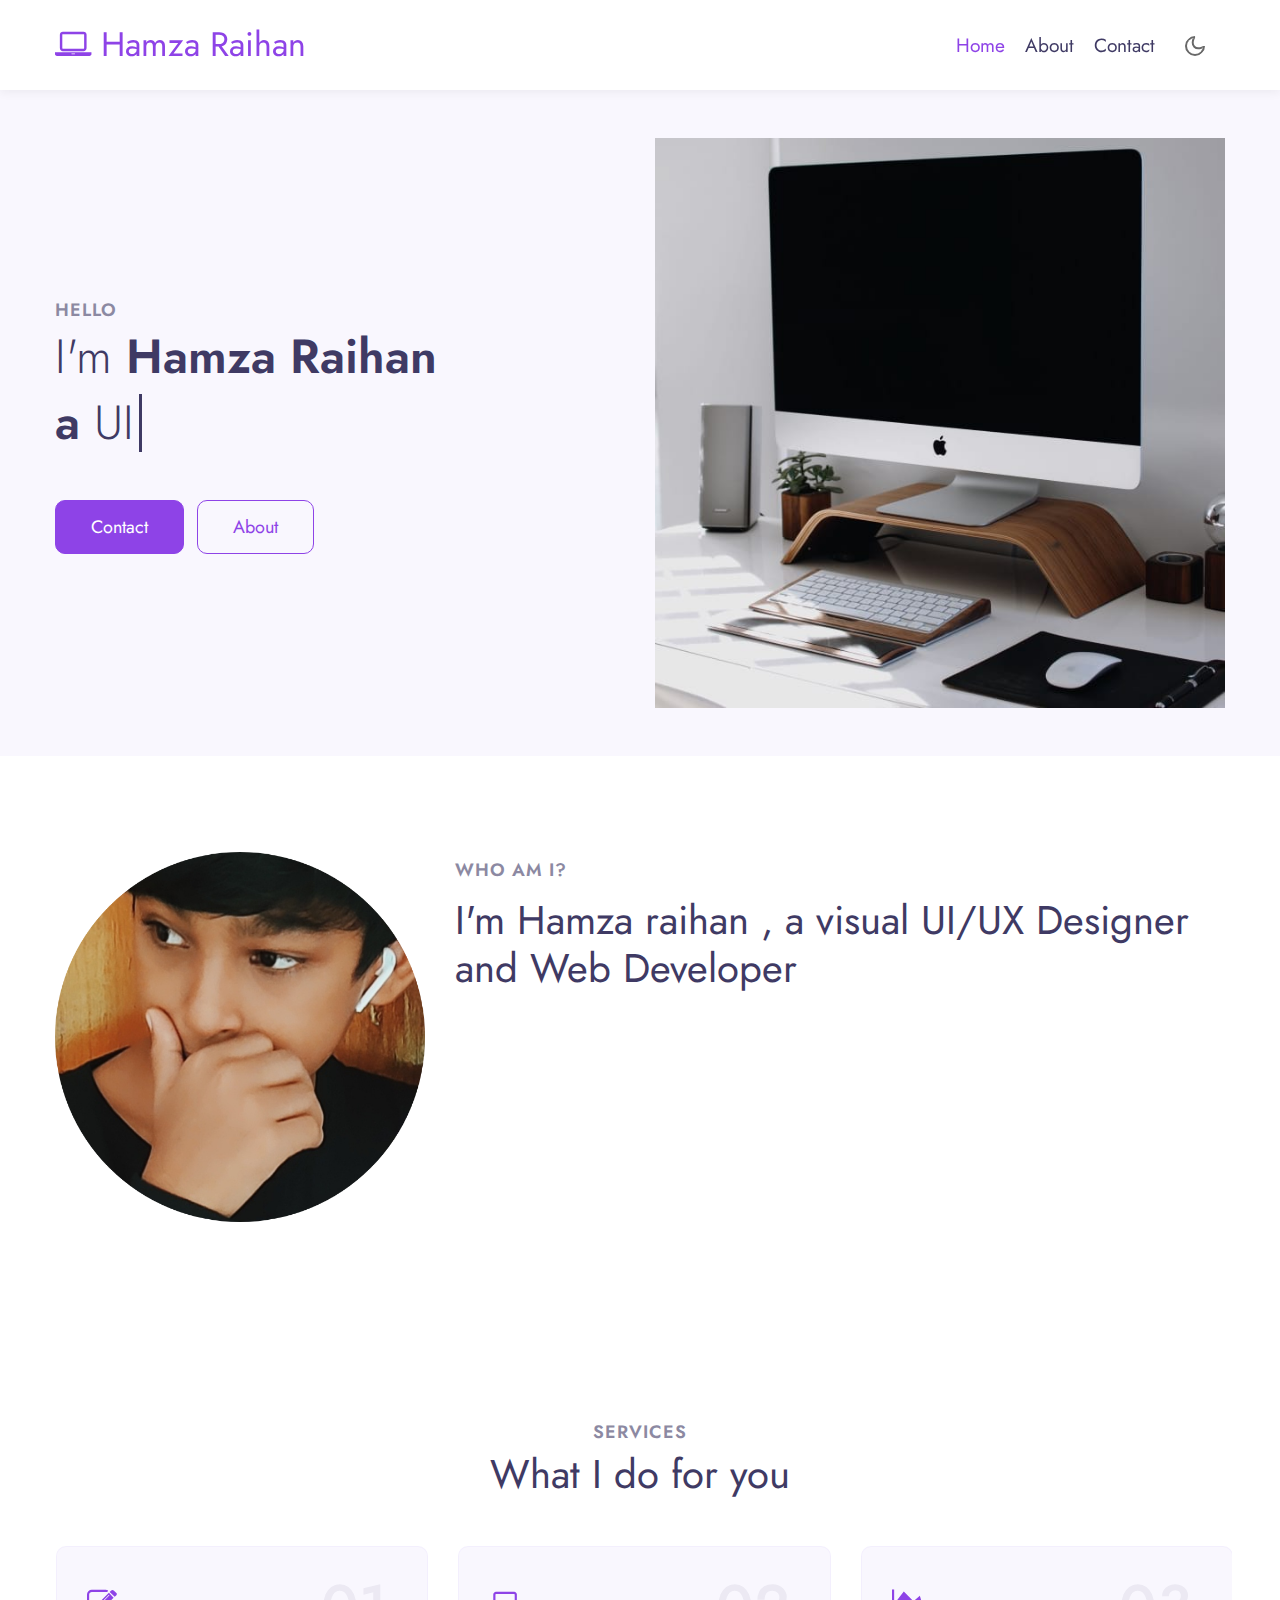
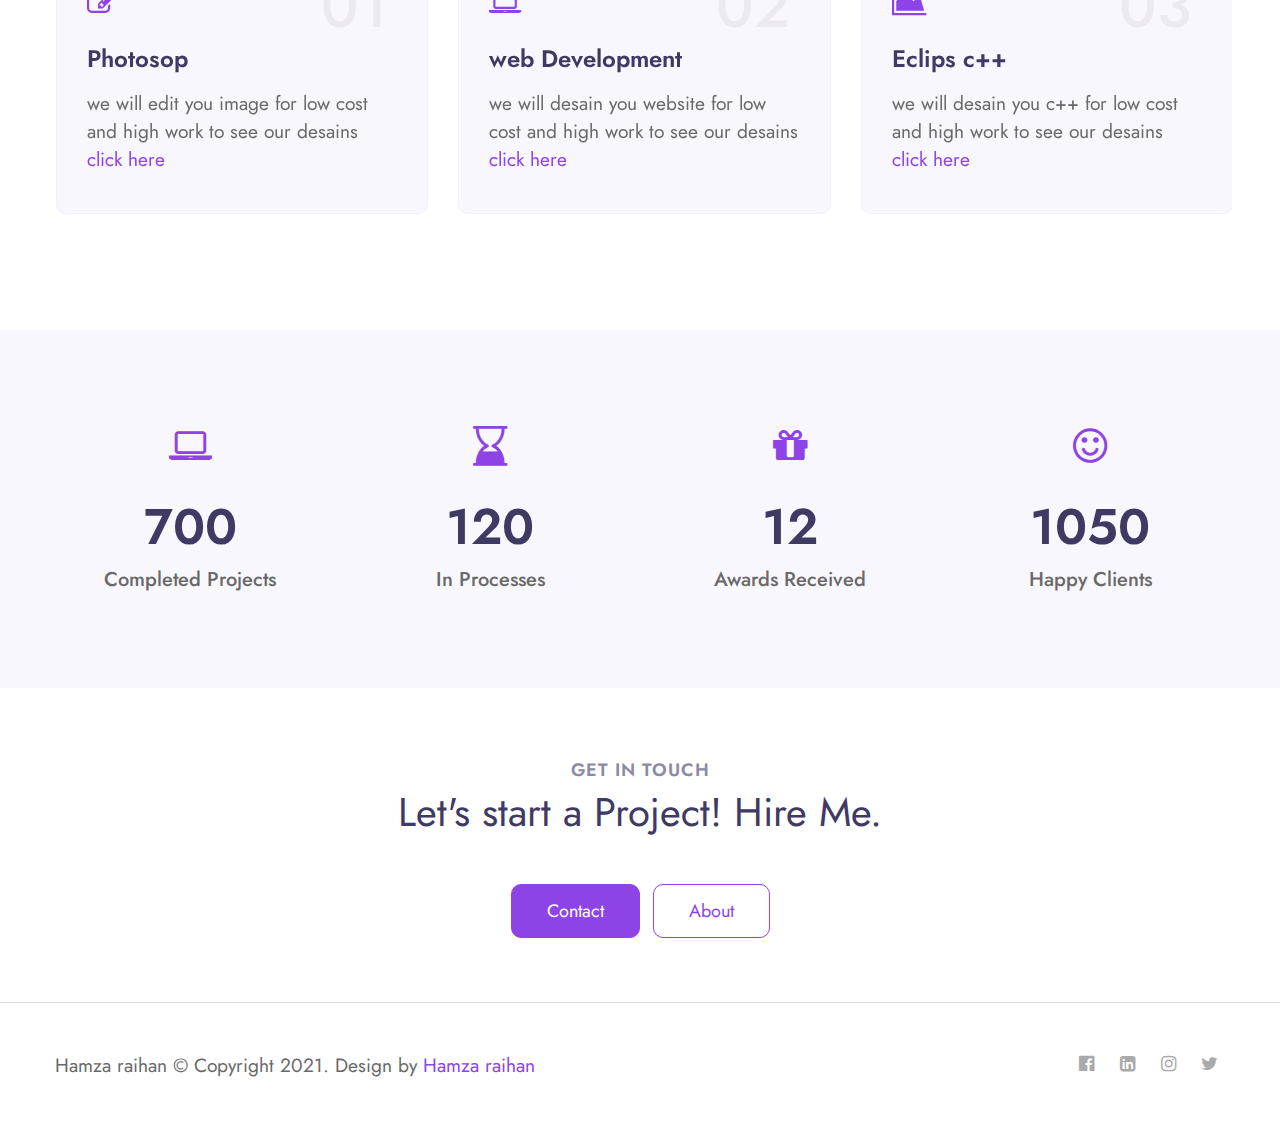
<file: index.html>
<!doctype html>
<html lang="en">

<head>
  <!-- Required meta tags -->
  <meta charset="utf-8">
  <meta name="viewport" content="width=device-width, initial-scale=1, shrink-to-fit=no">
  <link rel="icon" type="img/gif" href="assets/images/my photo circle.png">
  <title>Hamza Raihan </title>
  <!-- google fonts -->  
  <link href="//fonts.googleapis.com/css2?family=Jost:wght@300;400;600&display=swap" rel="stylesheet">

  <!-- Template CSS -->
  <link rel="stylesheet" href="assets/css/style-starter.css">
</head>

<body>
<!-- header -->
<header id="site-header" class="fixed-top">
  <div class="container">
      <nav class="navbar navbar-expand-lg stroke">
          <a class="navbar-brand" href="index.html">
              <span class="fa fa-laptop"></span> Hamza Raihan
          </a>
          <!-- if logo is image enable this   
      <a class="navbar-brand" href="#index.html">
          <img src="image-path" alt="Your logo" title="Your logo" style="height:35px;" />
      </a> -->
          <button class="navbar-toggler  collapsed bg-gradient" type="button" data-toggle="collapse"
              data-target="#navbarTogglerDemo02" aria-controls="navbarTogglerDemo02" aria-expanded="false"
              aria-label="Toggle navigation">
              <span class="navbar-toggler-icon fa icon-expand fa-bars"></span>
              <span class="navbar-toggler-icon fa icon-close fa-times"></span>
              </span>
          </button>

          <div class="collapse navbar-collapse" id="navbarTogglerDemo02">
              <ul class="navbar-nav ml-auto">
                  <li class="nav-item active">
                      <a class="nav-link" href="index.html">Home <span class="sr-only">(current)</span></a>
                  </li>
                  <li class="nav-item @@about__active">
                      <a class="nav-link" href="about.html">About</a>
                  </li>
                  <li class="nav-item @@contact__active">
                      <a class="nav-link" href="contact.html">Contact</a>
                  </li>
              </ul>
          </div>
          <!-- toggle switch for light and dark theme -->
          <div class="mobile-position">
              <nav class="navigation">
                  <div class="theme-switch-wrapper">
                      <label class="theme-switch" for="checkbox">
                          <input type="checkbox" id="checkbox">
                          <div class="mode-container">
                              <i class="gg-sun"></i>
                              <i class="gg-moon"></i>
                          </div>
                      </label>
                  </div>
              </nav>
          </div>
          <!-- //toggle switch for light and dark theme -->
      </nav>
  </div>
</header>
<!-- //header -->

<!-- banner section -->
<section id="home" class="w3l-banner py-5">
    <div class="container">
        <div class="row align-items-center">
            <div class="col-lg-6 col-sm-12 mt-lg-0 mt-4">
                <span class="title-small">Hello</span>
                <h1 class="mb-2 title"> <span>I'm</span> Hamza Raihan  </h1>
                <h1 class="mb-4 title"> a <span class="typed-text"></span><span class="cursor">&nbsp</span></h1>
                <div class="mt-sm-5 mt-4">
                    <a class="btn btn-primary btn-style mr-2" href="contact.html"> contact </a>
                    <a class="btn btn-outline-primary btn-style mr-2" href="about.html"> about  </a>
                </div>
            </div>
            <div class="col-lg-6 col-md-8 col-sm-10 mt-lg-0 mt-4">
                <div class="img-effect text-lg-center">
                    <img  src="assets/images/apple screen.jpg" alt="myphoto" class="img-fluid">
                </div>
            </div>
        </div>
    </div>
</section>
<!-- //banner section -->

<!-- home page about section -->
<section class="w3l-index3" id="about">
    <div class="midd-w3 py-5">
        <div class="container py-lg-5 py-md-3">
            <div class="row">
                <div class="col-lg-4">
                    <div class="position-relative">
                        <img src="assets/images/my photo circle.png" alt="" class="radius-image img-fluid">
                    </div>
                </div>
                <div class="col-lg-8 mt-lg-0 mt-5">
                    <h5 class="title-small mb-2">Who am i?</h5>
                    <h3 class="title-big">I'm Hamza raihan , a visual UI/UX Designer and Web Developer</h3>
                </div>
            </div>
        </div>
    </div>
</section>
<!-- //home page about section -->

<!-- home page services section -->
<section class="w3l-services">
    <div class="blog py-5" id="services">
        <div class="container py-lg-5">
            <h5 class="title-small text-center">Services</h5>
            <h3 class="title-big text-center mb-sm-5 mb-4">What I do for you</h3>
            <div class="row">
                <div class="col-md-12 mx-auto pr-2">
                    <div class="owl-two owl-carousel owl-theme">
                        <div class="item">
                            <div class="card">
                                <div class="box-wrap">
                                    <div class="icon">
                                        <span class="fa fa-pencil-square-o"></span>
                                    </div>
                                    <h4 class="number">01</h4>
                                    <h4><a href="#url">Photosop</a></h4>
                                    <p>we will edit you image for low cost and high work to see our desains 
                                      <a href="#">click here</a></p>
                                </div>
                            </div>
                        </div>

                        <div class="item">
                            <div class="card">
                                <div class="box-wrap">
                                    <div class="icon">
                                      <span class="fa fa-laptop"></span>
                                    </div>
                                    <h4 class="number">02</h4>
                                    <h4><a href="#url">web Development</a></h4>
                                    <p>we will desain you website for low cost and high work to see our desains 
                                      <a href="#">click here</a></p>
                                  </div>
                            </div>
                        </div>

                        <div class="item">
                            <div class="card">
                                <div class="box-wrap">
                                    <div class="icon">
                                      <span class="fa fa-area-chart"></span>
                                    </div>
                                    <h4 class="number">03</h4>
                                    <h4><a href="#url">Eclips c++</a></h4>
                                    <p>we will desain you c++ for low cost and high work to see our desains 
                                      <a href="#">click here</a></p>
                                  </div>
                            </div>
                    </div>
        </div>
    </div>
</section>
<!-- //home page services section -->

<!-- stats -->
<section class="w3l-stats py-lg-5 py-4" id="stats">
    <div class="gallery-inner container py-md-5 py-4">
        <div class="row stats-con">
            <div class="col-sm-3 col-6 stats_info counter_grid">
                <span class="fa fa-laptop"></span>
                <p class="counter">700</p>
                <h4>Completed projects</h4>
            </div>
            <div class="col-sm-3 col-6 stats_info counter_grid1">
                <span class="fa fa-hourglass-end"></span>
                <p class="counter">120</p>
                <h4>In processes</h4>
            </div>
            <div class="col-sm-3 col-6 stats_info counter_grid mt-sm-0 mt-5">
                <span class="fa fa-gift"></span>
                <p class="counter">12</p>
                <h4>Awards Received</h4>
            </div>
            <div class="col-sm-3 col-6 stats_info counter_grid2 mt-sm-0 mt-5">
                <span class="fa fa-smile-o"></span>
                <p class="counter">1050</p>
                <h4>Happy Clients</h4>
            </div>
        </div>
    </div>
</section>
<!-- //stats -->


 <!-- freelance hire me -->
 <section class="w3l-grid-quote text-center py-5">
   <div class="container py-3">
     <h6 class="title-small">Get in touch</h6>
     <h3 class="title-big mb-md-5 mb-4">Let's start a Project! Hire Me.</h3>
     <a href="contact.html" class="btn btn-style btn-primary mr-2">contact</a>
     <a href="about.html" class="btn btn-style btn-outline-primary">about </a>
   </div>
 </section>
 <!-- //freelance hire me -->


 
<!-- Footer -->
<section class="w3l-footer py-sm-5 py-4">
  <div class="container">
    <div class="footer-content">
      <div class="row">
        <div class="col-lg-8 footer-left">
          <p class="m-0">Hamza raihan  © Copyright 2021. Design by <a href="index.html">Hamza raihan</a></p>
        </div>
        <div class="col-lg-4 footer-right text-lg-right text-center mt-lg-0 mt-3">
          <ul class="social m-0 p-0">
            <li><a href="https://www.facebook.com/profile.php?id=100070653667393"><span class="fa fa-facebook-official"></span></a></li>
            <li><a href="https://www.linkedin.com/in/hamza-raihan-b94337218/"><span class="fa fa-linkedin-square"></span></a></li>
            <li><a href="https://www.instagram.com/hamza_raihan_ch/"><span class="fa fa-instagram"></span></a></li>
            <li><a href="https://twitter.com/HamzaRaihan5?s=08"><span class="fa fa-twitter"></span></a></li>
          </ul>
        </div>
      </div>
    </div>
  </div>

  <!-- move top -->
  <button onclick="topFunction()" id="movetop" title="Go to top">
    <span class="fa fa-angle-up"></span>
  </button>
  <script>
    // When the user scrolls down 20px from the top of the document, show the button
    window.onscroll = function () {
      scrollFunction()
    };

    function scrollFunction() {
      if (document.body.scrollTop > 20 || document.documentElement.scrollTop > 20) {
        document.getElementById("movetop").style.display = "block";
      } else {
        document.getElementById("movetop").style.display = "none";
      }
    }

    // When the user clicks on the button, scroll to the top of the document
    function topFunction() {
      document.body.scrollTop = 0;
      document.documentElement.scrollTop = 0;
    }
  </script>
  <!-- /move top -->
</section>
<!-- //Footer -->

<!-- all js scripts and files here -->

<script src="assets/js/theme-change.js"></script><!-- theme switch js (light and dark)-->

<script src="assets/js/jquery-3.3.1.min.js"></script><!-- default jQuery -->

<!-- /typig-text-->
<script>
  const typedTextSpan = document.querySelector(".typed-text");
  const cursorSpan = document.querySelector(".cursor");

  const textArray = ["UI/UX Designer", "Freelancer", "Web developer"];
  const typingDelay = 200;
  const erasingDelay = 10;
  const newTextDelay = 100; // Delay between current and next text
  let textArrayIndex = 0;
  let charIndex = 0;

  function type() {
    if (charIndex < textArray[textArrayIndex].length) {
      if (!cursorSpan.classList.contains("typing")) cursorSpan.classList.add("typing");
      typedTextSpan.textContent += textArray[textArrayIndex].charAt(charIndex);
      charIndex++;
      setTimeout(type, typingDelay);
    } else {
      cursorSpan.classList.remove("typing");
      setTimeout(erase, newTextDelay);
    }
  }

  function erase() {
    if (charIndex > 0) {
      // add class 'typing' if there's none
      if (!cursorSpan.classList.contains("typing")) {
        cursorSpan.classList.add("typing");
      }
      typedTextSpan.textContent = textArray[textArrayIndex].substring(0, 0);
      charIndex--;
      setTimeout(erase, erasingDelay);
    } else {
      cursorSpan.classList.remove("typing");
      textArrayIndex++;
      if (textArrayIndex >= textArray.length) textArrayIndex = 0;
      setTimeout(type, typingDelay);
    }
  }

  document.addEventListener("DOMContentLoaded", function () { // On DOM Load initiate the effect
    if (textArray.length) setTimeout(type, newTextDelay + 250);
  });
</script>
<!-- //typig-text-->

<!-- services owlcarousel -->
<script src="assets/js/owl.carousel.js"></script>

<!-- script for services -->
<script>
  $(document).ready(function () {
    $('.owl-two').owlCarousel({
      loop: true,
      margin: 30,
      nav: false,
      responsiveClass: true,
      autoplay: false,
      autoplayTimeout: 5000,
      autoplaySpeed: 1000,
      autoplayHoverPause: false,
      responsive: {
        0: {
          items: 1,
          nav: false
        },
        480: {
          items: 1,
          nav: false
        },
        700: {
          items: 1,
          nav: false
        },
        1090: {
          items: 3,
          nav: false
        }
      }
    })
  })
</script>
<!-- //script for services -->

<!-- script for tesimonials carousel slider -->
<script>
  $(document).ready(function () {
    $("#owl-demo1").owlCarousel({
      loop: true,
      margin: 20,
      nav: false,
      responsiveClass: true,
      responsive: {
        0: {
          items: 1,
          nav: false
        },
        736: {
          items: 1,
          nav: false
        },
        1000: {
          items: 2,
          nav: false,
          loop: false
        }
      }
    })
  })
</script>
<!-- //script for tesimonials carousel slider -->

<!-- video popup -->
<script src="assets/js/jquery.magnific-popup.min.js"></script>
<script>
  $(document).ready(function () {
    $('.popup-with-zoom-anim').magnificPopup({
      type: 'inline',

      fixedContentPos: false,
      fixedBgPos: true,

      overflowY: 'auto',

      closeBtnInside: true,
      preloader: false,

      midClick: true,
      removalDelay: 300,
      mainClass: 'my-mfp-zoom-in'
    });

    $('.popup-with-move-anim').magnificPopup({
      type: 'inline',

      fixedContentPos: false,
      fixedBgPos: true,

      overflowY: 'auto',

      closeBtnInside: true,
      preloader: false,

      midClick: true,
      removalDelay: 300,
      mainClass: 'my-mfp-slide-bottom'
    });
  });
</script>
<!-- //video popup -->

<!-- stats number counter-->
<script src="assets/js/jquery.waypoints.min.js"></script>
<script src="assets/js/jquery.countup.js"></script>
<script>
  $('.counter').countUp();
</script>
<!-- //stats number counter -->

<!-- disable body scroll which navbar is in active -->
<script>
  $(function () {
    $('.navbar-toggler').click(function () {
      $('body').toggleClass('noscroll');
    })
  });
</script>
<!-- disable body scroll which navbar is in active -->

<!--/MENU-JS-->
<script>
  $(window).on("scroll", function () {
    var scroll = $(window).scrollTop();

    if (scroll >= 80) {
      $("#site-header").addClass("nav-fixed");
    } else {
      $("#site-header").removeClass("nav-fixed");
    }
  });

  //Main navigation Active Class Add Remove
  $(".navbar-toggler").on("click", function () {
    $("header").toggleClass("active");
  });
  $(document).on("ready", function () {
    if ($(window).width() > 991) {
      $("header").removeClass("active");
    }
    $(window).on("resize", function () {
      if ($(window).width() > 991) {
        $("header").removeClass("active");
      }
    });
  });
</script>
<!--//MENU-JS-->

<!-- bootstrap js -->
<script src="assets/js/bootstrap.min.js"></script>

</body>

</html>
</file>
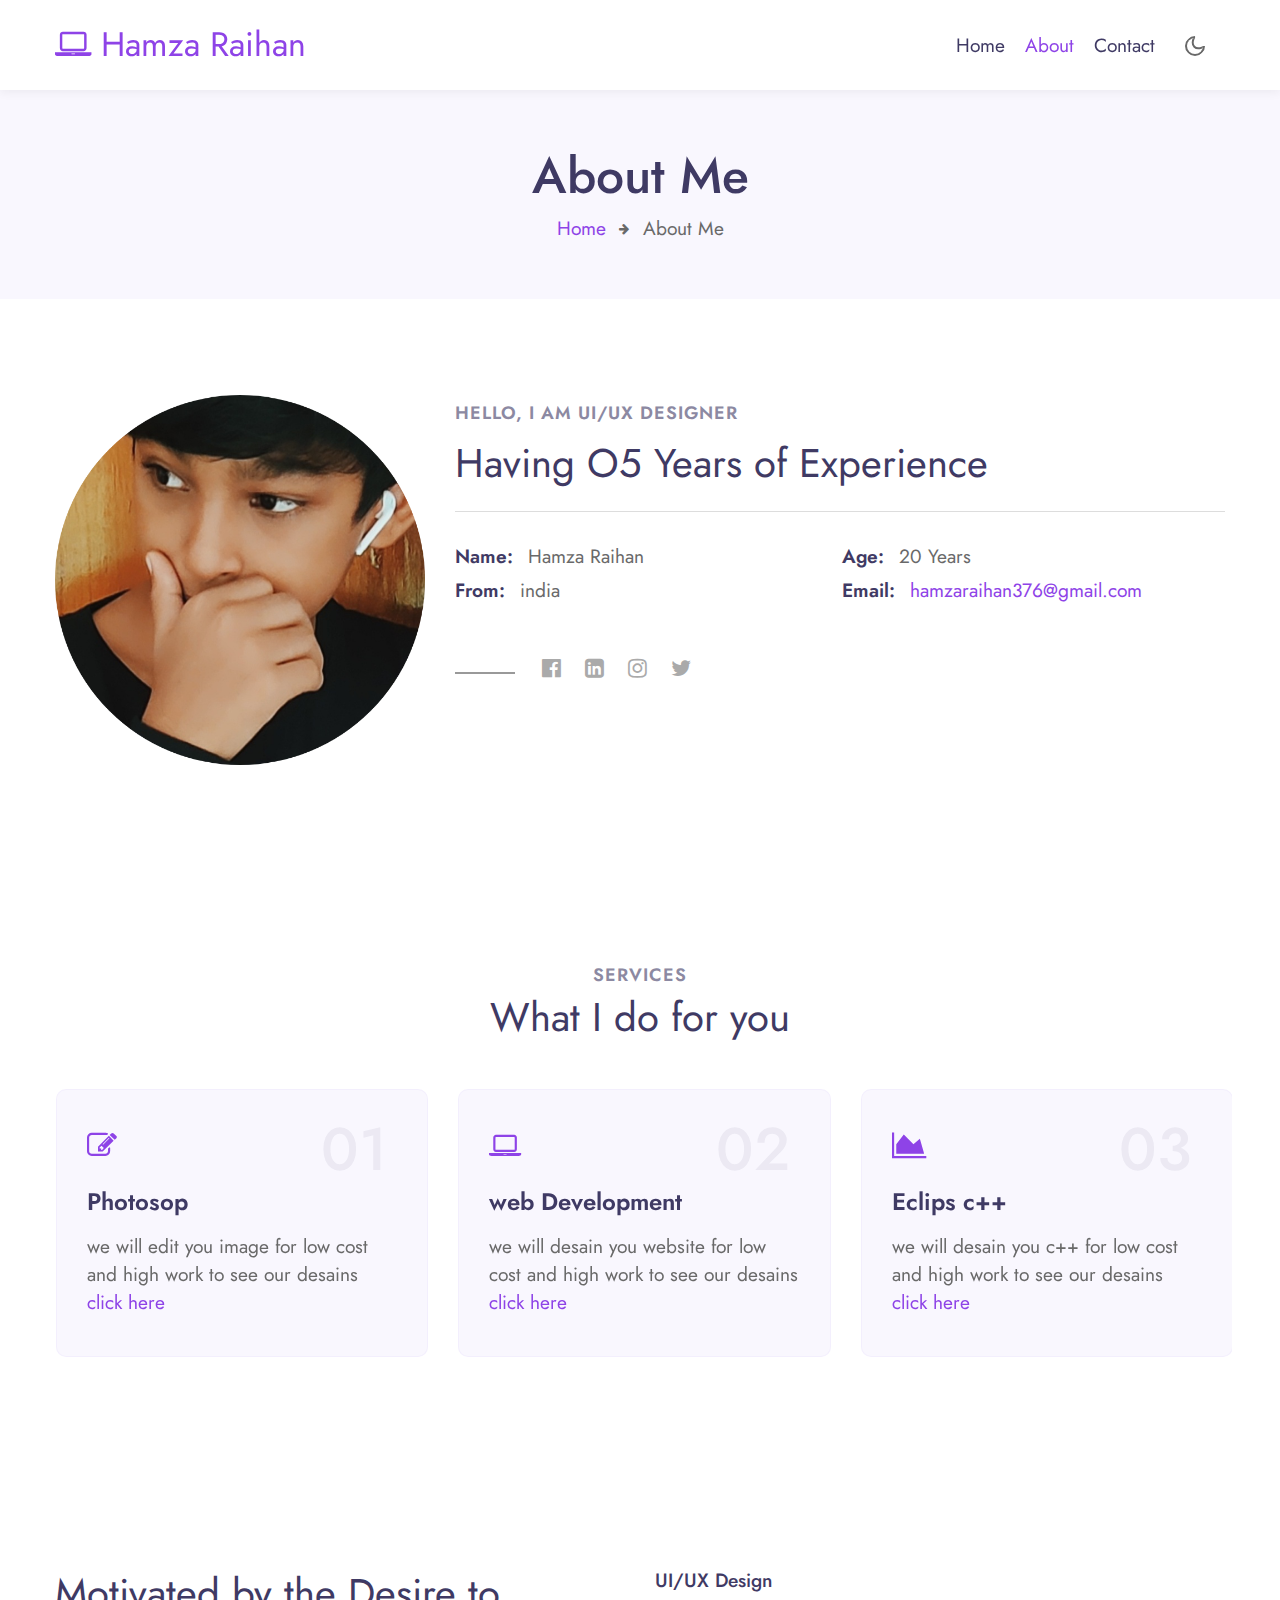
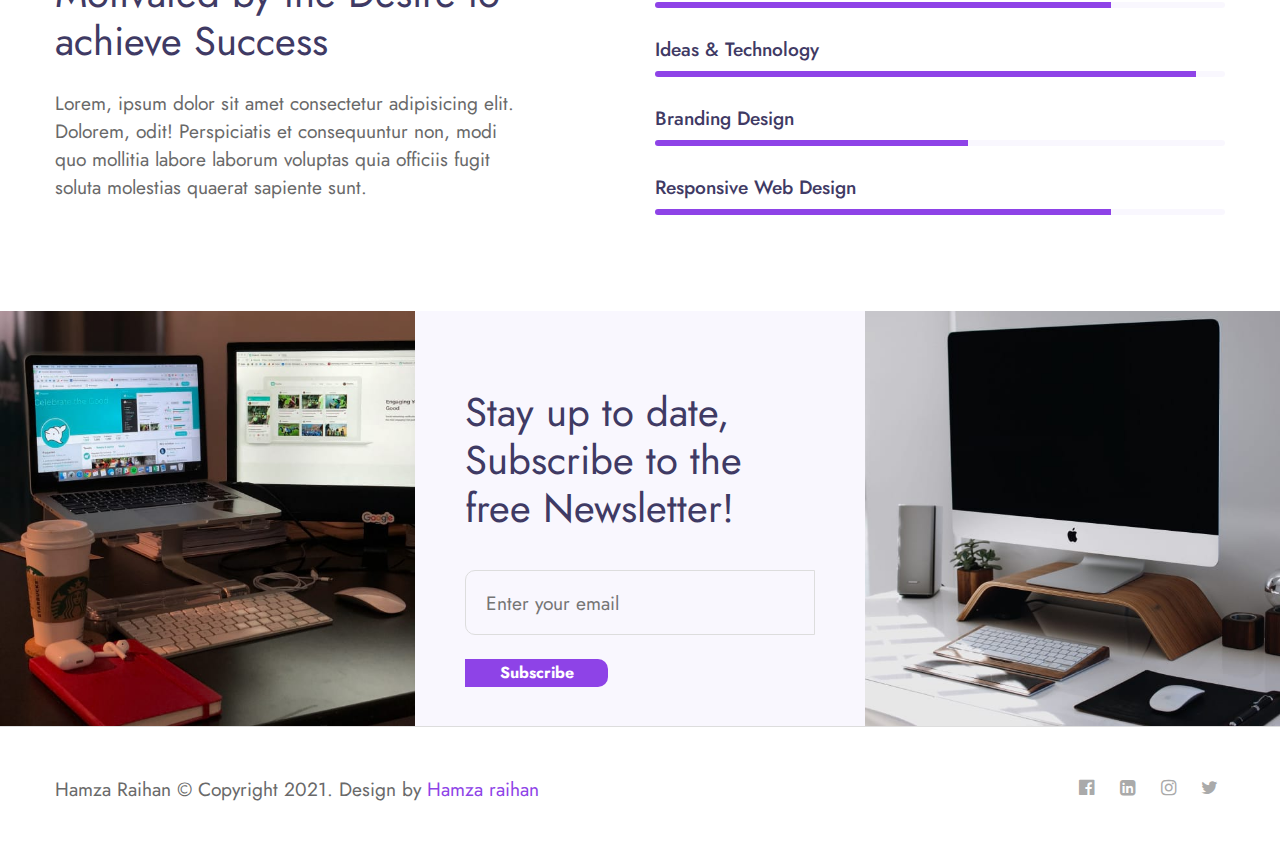
<file: about.html>
<!doctype html>
<html lang="en">

<head>
  <!-- Required meta tags -->
  <meta charset="utf-8">
  <meta name="viewport" content="width=device-width, initial-scale=1, shrink-to-fit=no">

  <link rel="icon" type="img/gif" href="assets/images/my photo circle.png">
  <title>about Hamza Raihan </title>
  <!-- google fonts -->  
  <link href="//fonts.googleapis.com/css2?family=Jost:wght@300;400;600&display=swap" rel="stylesheet">

  <!-- Template CSS -->
  <link rel="stylesheet" href="assets/css/style-starter.css">
</head>

<body>
<!-- header -->
<header id="site-header" class="fixed-top">
  <div class="container">
      <nav class="navbar navbar-expand-lg stroke">
          <a class="navbar-brand" href="index.html">
              <span class="fa fa-laptop"></span>  Hamza raihan
          </a>
          <!-- if logo is image enable this   
      <a class="navbar-brand" href="#index.html">
          <img src="image-path" alt="Your logo" title="Your logo" style="height:35px;" />
      </a> -->
          <button class="navbar-toggler  collapsed bg-gradient" type="button" data-toggle="collapse"
              data-target="#navbarTogglerDemo02" aria-controls="navbarTogglerDemo02" aria-expanded="false"
              aria-label="Toggle navigation">
              <span class="navbar-toggler-icon fa icon-expand fa-bars"></span>
              <span class="navbar-toggler-icon fa icon-close fa-times"></span>
              </span>
          </button>

          <div class="collapse navbar-collapse" id="navbarTogglerDemo02">
              <ul class="navbar-nav ml-auto">
                  <li class="nav-item @@home__active">
                      <a class="nav-link" href="index.html">Home <span class="sr-only">(current)</span></a>
                  </li>
                  <li class="nav-item active">
                      <a class="nav-link" href="about.html">About</a>
                  </li>
                  <li class="nav-item @@contact__active">
                      <a class="nav-link" href="contact.html">Contact</a>
                  </li>
              </ul>
          </div>
          <!-- toggle switch for light and dark theme -->
          <div class="mobile-position">
              <nav class="navigation">
                  <div class="theme-switch-wrapper">
                      <label class="theme-switch" for="checkbox">
                          <input type="checkbox" id="checkbox">
                          <div class="mode-container">
                              <i class="gg-sun"></i>
                              <i class="gg-moon"></i>
                          </div>
                      </label>
                  </div>
              </nav>
          </div>
          <!-- //toggle switch for light and dark theme -->
      </nav>
  </div>
</header>
<!-- //header -->

<!-- about breadcrumb -->
<section class="w3l-about-breadcrumb text-center">
    <div class="breadcrumb-bg breadcrumb-bg-about py-sm-5 py-4">
        <div class="container py-2">
            <h2 class="title">About Me</h2>
            <ul class="breadcrumbs-custom-path mt-2">
                <li><a href="#url">Home</a></li>
                <li class="active"><span class="fa fa-arrow-right mx-2" aria-hidden="true"></span> About Me </li>
            </ul>
        </div>
    </div>
</section>
<!-- //about breadcrumb -->

<!-- about page about section -->
<section class="w3l-aboutblock1" id="about">
    <div class="midd-w3 py-5">
        <div class="container py-lg-5 py-md-3">
            <div class="row">
                <div class="col-lg-4">
                    <div class="position-relative">
                        <img src="assets/images/my photo circle.png" alt="" class="radius-image img-fluid">
                    </div>
                </div>
                <div class="col-lg-8 mt-lg-0 mt-5">
                    <h5 class="title-small mb-2">Hello, I am UI/UX Designer</h5>
                    <h3 class="title-big">Having O5 Years of Experience</h3>
                    <div class="my-info mt-4">
                        <div class="single-info"><span>Name:</span>
                            <p>Hamza Raihan</p>
                        </div>
                        <div class="single-info"><span>Age:</span>
                            <p>20 Years</p>
                        </div>
                        <div class="single-info"><span>From:</span>
                            <p>india</p>
                        </div>
                        <div class="single-info"><span>Email:</span>
                            <p><a href="mailto:hamzaraihan376@gmail.com">hamzaraihan376@gmail.com</a></p>
                        </div>
                    </div>
                    <div class="my-social mt-lg-5 mt-4">
                        <ul class="social m-0 p-0">
                          <li><a href="https://www.facebook.com/profile.php?id=100070653667393"><span class="fa fa-facebook-official"></span></a></li>
                          <li><a href="https://www.linkedin.com/in/hamza-raihan-b94337218/"><span class="fa fa-linkedin-square"></span></a></li>
                          <li><a href="https://www.instagram.com/hamza_raihan_ch/"><span class="fa fa-instagram"></span></a></li>
                          <li><a href="https://twitter.com/HamzaRaihan5?s=08"><span class="fa fa-twitter"></span></a></li>
                          </ul>
                    </div>
                </div>
            </div>
        </div>
    </div>
</section>
<!-- //about page about section -->

<!-- home page services section -->
<section class="w3l-services">
  <div class="blog py-5" id="services">
      <div class="container py-lg-5">
          <h5 class="title-small text-center">Services</h5>
          <h3 class="title-big text-center mb-sm-5 mb-4">What I do for you</h3>
          <div class="row">
              <div class="col-md-12 mx-auto pr-2">
                  <div class="owl-two owl-carousel owl-theme">
                      <div class="item">
                          <div class="card">
                              <div class="box-wrap">
                                  <div class="icon">
                                      <span class="fa fa-pencil-square-o"></span>
                                  </div>
                                  <h4 class="number">01</h4>
                                  <h4><a href="#url">Photosop</a></h4>
                                  <p>we will edit you image for low cost and high work to see our desains 
                                    <a href="#">click here</a></p>
                              </div>
                          </div>
                      </div>

                      <div class="item">
                          <div class="card">
                              <div class="box-wrap">
                                  <div class="icon">
                                    <span class="fa fa-laptop"></span>
                                  </div>
                                  <h4 class="number">02</h4>
                                  <h4><a href="#url">web Development</a></h4>
                                  <p>we will desain you website for low cost and high work to see our desains 
                                    <a href="#">click here</a></p>
                                </div>
                          </div>
                      </div>

                      <div class="item">
                          <div class="card">
                              <div class="box-wrap">
                                  <div class="icon">
                                    <span class="fa fa-area-chart"></span>
                                  </div>
                                  <h4 class="number">03</h4>
                                  <h4><a href="#url">Eclips c++</a></h4>
                                  <p>we will desain you c++ for low cost and high work to see our desains 
                                    <a href="#">click here</a></p>
                                </div>
                          </div>
                  </div>
      </div>
  </div>
</section>
<!-- //home page services section -->

<!-- about page third section -->
<section class="w3l-content-6 py-5">
    <div class="content-6-mian py-lg-5 py-md-4">
        <div class="container">
            <div class="content-info-in row">
                <div class="content-gd col-lg-5">
                    <h3 class="title-big mb-4">Motivated by the Desire to achieve Success</h3>
                    <p>Lorem, ipsum dolor sit amet consectetur adipisicing elit. Dolorem, odit! Perspiciatis et
                        consequuntur non, modi quo mollitia labore laborum voluptas quia officiis fugit soluta molestias
                        quaerat sapiente sunt.
                    </p>
                </div>
                <div class="content-gd col-lg-6 offset-lg-1">
                    <div class="progress-info">
                        <h6 class="progress-tittle">UI/UX Design</h6>
                        <div class="progress">
                            <div class="progress-bar progress-bar-striped" role="progressbar" style="width: 80%"
                                aria-valuenow="80" aria-valuemin="0" aria-valuemax="100">
                            </div>
                        </div>
                    </div>
                    <div class="progress-info">
                        <h6 class="progress-tittle">Ideas & Technology
                        </h6>
                        <div class="progress">
                            <div class="progress-bar progress-bar-striped" role="progressbar" style="width: 95%"
                                aria-valuenow="95" aria-valuemin="0" aria-valuemax="100">
                            </div>
                        </div>
                    </div>
                    <div class="progress-info">
                        <h6 class="progress-tittle">Branding Design</h6>
                        <div class="progress">
                            <div class="progress-bar progress-bar-striped" role="progressbar" style="width: 55%"
                                aria-valuenow="55" aria-valuemin="0" aria-valuemax="100">
                            </div>
                        </div>
                    </div>
                    <div class="progress-info mb-0">
                        <h6 class="progress-tittle">Responsive Web Design</h6>
                        <div class="progress">
                            <div class="progress-bar progress-bar-striped" role="progressbar" style="width: 80%"
                                aria-valuenow="80" aria-valuemin="0" aria-valuemax="100">
                            </div>
                        </div>
                    </div>
                </div>
            </div>
        </div>
    </div>
</section>
<!-- about page third section -->

<!-- subscribe block -->
<div class="abouthy-img-grids">
    <div class="img-one">
        <img src="assets/images/g5.jpg" alt=" " class="img-fluid">
    </div>
    <div class="img-one content-mid">
        <h3 class="title-big"> Stay up to date, Subscribe to the free Newsletter! </h3>
        <form id="subscribe-form" action="https://script.google.com/macros/s/AKfycbyjQmeFAhiBbNUXtKNi_GBqkkh1Sr7h-dfR8mrauO-y88ozBG27fQnRNo1Q5cRLLyJxDA/exec" method="post">

            <input type="email" name="email-subscribr" placeholder="Enter your email" required>
            <button type="submit" class="btn btn-primary btn-style mt-4">Subscribe</button>
          </form>

    </div>
    <div class="img-one">
        <img src="assets/images/apple screen.jpg" alt=" " class="img-fluid">
    </div>
</div>
<!-- //subscribe block -->


<!-- Footer -->
<section class="w3l-footer py-sm-5 py-4">
  <div class="container">
    <div class="footer-content">
      <div class="row">
        <div class="col-lg-8 footer-left">
          <p class="m-0">Hamza Raihan © Copyright 2021. Design by <a href="index.html">Hamza raihan</a></p>
        </div>
        <div class="col-lg-4 footer-right text-lg-right text-center mt-lg-0 mt-3">
          <ul class="social m-0 p-0">
            <li><a href="https://www.facebook.com/profile.php?id=100070653667393"><span class="fa fa-facebook-official"></span></a></li>
            <li><a href="https://www.linkedin.com/in/hamza-raihan-b94337218/"><span class="fa fa-linkedin-square"></span></a></li>
            <li><a href="https://www.instagram.com/hamza_raihan_ch/"><span class="fa fa-instagram"></span></a></li>
            <li><a href="https://twitter.com/HamzaRaihan5?s=08"><span class="fa fa-twitter"></span></a></li>
          </ul>
        </div>
      </div>
    </div>
  </div>

  <!-- move top -->
  <button onclick="topFunction()" id="movetop" title="Go to top">
    <span class="fa fa-angle-up"></span>
  </button>
  <script>
    // When the user scrolls down 20px from the top of the document, show the button
    window.onscroll = function () {
      scrollFunction()
    };

    function scrollFunction() {
      if (document.body.scrollTop > 20 || document.documentElement.scrollTop > 20) {
        document.getElementById("movetop").style.display = "block";
      } else {
        document.getElementById("movetop").style.display = "none";
      }
    }

    // When the user clicks on the button, scroll to the top of the document
    function topFunction() {
      document.body.scrollTop = 0;
      document.documentElement.scrollTop = 0;
    }
  </script>
  <!-- /move top -->
</section>
<!-- //Footer -->

<!-- all js scripts and files here -->

<script src="assets/js/theme-change.js"></script><!-- theme switch js (light and dark)-->

<script src="assets/js/jquery-3.3.1.min.js"></script><!-- default jQuery -->

<!-- /typig-text-->
<script>
  const typedTextSpan = document.querySelector(".typed-text");
  const cursorSpan = document.querySelector(".cursor");

  const textArray = ["UI/UX Designer", "Freelancer", "Web developer"];
  const typingDelay = 200;
  const erasingDelay = 10;
  const newTextDelay = 100; // Delay between current and next text
  let textArrayIndex = 0;
  let charIndex = 0;

  function type() {
    if (charIndex < textArray[textArrayIndex].length) {
      if (!cursorSpan.classList.contains("typing")) cursorSpan.classList.add("typing");
      typedTextSpan.textContent += textArray[textArrayIndex].charAt(charIndex);
      charIndex++;
      setTimeout(type, typingDelay);
    } else {
      cursorSpan.classList.remove("typing");
      setTimeout(erase, newTextDelay);
    }
  }

  function erase() {
    if (charIndex > 0) {
      // add class 'typing' if there's none
      if (!cursorSpan.classList.contains("typing")) {
        cursorSpan.classList.add("typing");
      }
      typedTextSpan.textContent = textArray[textArrayIndex].substring(0, 0);
      charIndex--;
      setTimeout(erase, erasingDelay);
    } else {
      cursorSpan.classList.remove("typing");
      textArrayIndex++;
      if (textArrayIndex >= textArray.length) textArrayIndex = 0;
      setTimeout(type, typingDelay);
    }
  }

  document.addEventListener("DOMContentLoaded", function () { // On DOM Load initiate the effect
    if (textArray.length) setTimeout(type, newTextDelay + 250);
  });
</script>
<!-- //typig-text-->

<!-- services owlcarousel -->
<script src="assets/js/owl.carousel.js"></script>

<!-- script for services -->
<script>
  $(document).ready(function () {
    $('.owl-two').owlCarousel({
      loop: true,
      margin: 30,
      nav: false,
      responsiveClass: true,
      autoplay: false,
      autoplayTimeout: 5000,
      autoplaySpeed: 1000,
      autoplayHoverPause: false,
      responsive: {
        0: {
          items: 1,
          nav: false
        },
        480: {
          items: 1,
          nav: false
        },
        700: {
          items: 1,
          nav: false
        },
        1090: {
          items: 3,
          nav: false
        }
      }
    })
  })
</script>
<!-- //script for services -->

<!-- script for tesimonials carousel slider -->
<script>
  $(document).ready(function () {
    $("#owl-demo1").owlCarousel({
      loop: true,
      margin: 20,
      nav: false,
      responsiveClass: true,
      responsive: {
        0: {
          items: 1,
          nav: false
        },
        736: {
          items: 1,
          nav: false
        },
        1000: {
          items: 2,
          nav: false,
          loop: false
        }
      }
    })
  })
</script>
<!-- //script for tesimonials carousel slider -->

<!-- video popup -->
<script src="assets/js/jquery.magnific-popup.min.js"></script>
<script>
  $(document).ready(function () {
    $('.popup-with-zoom-anim').magnificPopup({
      type: 'inline',

      fixedContentPos: false,
      fixedBgPos: true,

      overflowY: 'auto',

      closeBtnInside: true,
      preloader: false,

      midClick: true,
      removalDelay: 300,
      mainClass: 'my-mfp-zoom-in'
    });

    $('.popup-with-move-anim').magnificPopup({
      type: 'inline',

      fixedContentPos: false,
      fixedBgPos: true,

      overflowY: 'auto',

      closeBtnInside: true,
      preloader: false,

      midClick: true,
      removalDelay: 300,
      mainClass: 'my-mfp-slide-bottom'
    });
  });
</script>
<!-- //video popup -->

<!-- stats number counter-->
<script src="assets/js/jquery.waypoints.min.js"></script>
<script src="assets/js/jquery.countup.js"></script>
<script>
  $('.counter').countUp();
</script>
<!-- //stats number counter -->

<!-- disable body scroll which navbar is in active -->
<script>
  $(function () {
    $('.navbar-toggler').click(function () {
      $('body').toggleClass('noscroll');
    })
  });
</script>
<!-- disable body scroll which navbar is in active -->

<!--/MENU-JS-->
<script>
  $(window).on("scroll", function () {
    var scroll = $(window).scrollTop();

    if (scroll >= 80) {
      $("#site-header").addClass("nav-fixed");
    } else {
      $("#site-header").removeClass("nav-fixed");
    }
  });

  //Main navigation Active Class Add Remove
  $(".navbar-toggler").on("click", function () {
    $("header").toggleClass("active");
  });
  $(document).on("ready", function () {
    if ($(window).width() > 991) {
      $("header").removeClass("active");
    }
    $(window).on("resize", function () {
      if ($(window).width() > 991) {
        $("header").removeClass("active");
      }
    });
  });
</script>
<!--//MENU-JS-->

<!-- bootstrap js -->
<script src="assets/js/bootstrap.min.js"></script>

</body>

</html>
</file>
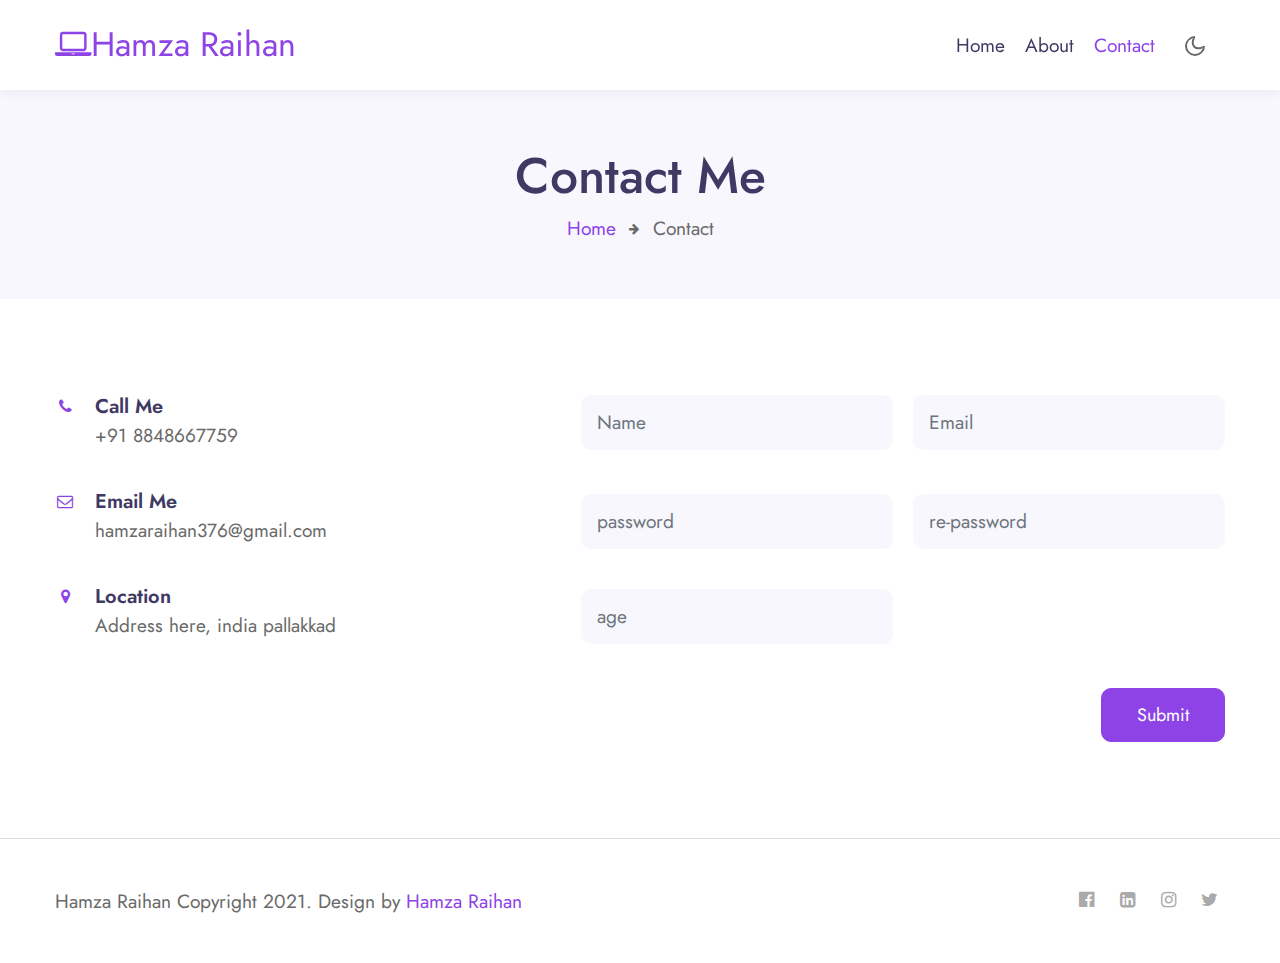
<file: contact.html>
<!doctype html>
<html lang="en">

<head>
  <!-- Required meta tags -->
  <meta charset="utf-8">
  <meta name="viewport" content="width=device-width, initial-scale=1, shrink-to-fit=no">
  <link rel="icon" type="img/gif" href="assets/images/my photo circle.png">
  <title>contact Hamza Raihan </title>
  <!-- google fonts -->  
  <link href="//fonts.googleapis.com/css2?family=Jost:wght@300;400;600&display=swap" rel="stylesheet">

  <!-- Template CSS -->
  <link rel="stylesheet" href="assets/css/style-starter.css">
</head>

<body>
<!-- header -->
<header id="site-header" class="fixed-top">
  <div class="container">
      <nav class="navbar navbar-expand-lg stroke">
          <a class="navbar-brand" href="index.html">
              <span class="fa fa-laptop"></span>Hamza raihan
          </a>
          <!-- if logo is image enable this   
      <a class="navbar-brand" href="#index.html">
          <img src="image-path" alt="Your logo" title="Your logo" style="height:35px;" />
      </a> -->
          <button class="navbar-toggler  collapsed bg-gradient" type="button" data-toggle="collapse"
              data-target="#navbarTogglerDemo02" aria-controls="navbarTogglerDemo02" aria-expanded="false"
              aria-label="Toggle navigation">
              <span class="navbar-toggler-icon fa icon-expand fa-bars"></span>
              <span class="navbar-toggler-icon fa icon-close fa-times"></span>
              </span>
          </button>

          <div class="collapse navbar-collapse" id="navbarTogglerDemo02">
              <ul class="navbar-nav ml-auto">
                  <li class="nav-item @@home__active">
                      <a class="nav-link" href="index.html">Home <span class="sr-only">(current)</span></a>
                  </li>
                  <li class="nav-item @@about__active">
                      <a class="nav-link" href="about.html">About</a>
                  </li>
                  <li class="nav-item active">
                      <a class="nav-link" href="contact.html">Contact</a>
                  </li>
              </ul>
          </div>
          <!-- toggle switch for light and dark theme -->
          <div class="mobile-position">
              <nav class="navigation">
                  <div class="theme-switch-wrapper">
                      <label class="theme-switch" for="checkbox">
                          <input type="checkbox" id="checkbox">
                          <div class="mode-container">
                              <i class="gg-sun"></i>
                              <i class="gg-moon"></i>
                          </div>
                      </label>
                  </div>
              </nav>
          </div>
          <!-- //toggle switch for light and dark theme -->
      </nav>
  </div>
</header>
<!-- //header -->

<!-- contact breadcrumb -->
<section class="w3l-about-breadcrumb text-center">
    <div class="breadcrumb-bg breadcrumb-bg-about py-sm-5 py-4">
        <div class="container py-2">
            <h2 class="title">Contact Me</h2>
            <ul class="breadcrumbs-custom-path mt-2">
                <li><a href="#url">Home</a></li>
                <li class="active"><span class="fa fa-arrow-right mx-2" aria-hidden="true"></span> Contact </li>
            </ul>
        </div>
    </div>
</section>
<!-- contact breadcrumb -->

<!-- contact block -->
<!-- contact1 -->
<section class="w3l-contact-1 py-5">
    <div class="contacts-9 py-lg-5 py-md-4">
        <div class="container">
            <div class="d-grid contact-view">
                <div class="cont-details">
                    <div class="cont-top">
                        <div class="cont-left text-center">
                            <span class="fa fa-phone text-primary"></span>
                        </div>
                        <div class="cont-right">
                            <h6>Call Me</h6>
                            <p><a href="tel:+91 8848667759">+91 8848667759</a></p>
                        </div>
                    </div>
                    <div class="cont-top margin-up">
                        <div class="cont-left text-center">
                            <span class="fa fa-envelope-o text-primary"></span>
                        </div>
                        <div class="cont-right">
                            <h6>Email Me</h6>
                            <p><a href="mailto:hamzaraihan376@gmail.com" class="mail">hamzaraihan376@gmail.com</a></p>
                        </div>
                    </div>
                    <div class="cont-top margin-up">
                        <div class="cont-left text-center">
                            <span class="fa fa-map-marker text-primary"></span>
                        </div>
                        <div class="cont-right">
                            <h6>Location</h6>
                            <p>Address here, india pallakkad</p>
                        </div>
                    </div>
                </div>
                <div class="map-content-9">
                  <form id="g-form" action="https://script.google.com/macros/s/AKfycbyjQmeFAhiBbNUXtKNi_GBqkkh1Sr7h-dfR8mrauO-y88ozBG27fQnRNo1Q5cRLLyJxDA/exec" method="post">
                      <div class="twice-two">
                          <input type="text" class="form-control" name="Name" id="Name" placeholder="Name"
                              required="">
                          <input type="email" class="form-control" name="Email" id="Email" placeholder="Email"
                              required="">
                      </div>
                      <br>
                      <div class="twice-two">
                          <input type="password" class="form-control" name="password" id="password" value="" placeholder="password"
                              required="">
                          <input type="password" class="form-control" name="cnfrm-password" id="cnfrm-password" value="" placeholder="re-password"
                              required="">
                              <p id="meesege"></p>
                      </div>
                      
                      <div class="twice-two">
                          <input type="number" class="form-control" name="age" id="age" placeholder="age"
                              required="">
                  
                      </div>
                      
                      <div class="text-right">
                        <button  type="submit"  class="btn btn-primary btn-style mt-4">Submit</button>
                    </div>
                      
                      
                     
                  </form>
                 
              </div>
            </div>
        </div>
    </div>
</section>
<!-- Footer -->
<section class="w3l-footer py-sm-5 py-4">
  <div class="container">
    <div class="footer-content">
      <div class="row">
        <div class="col-lg-8 footer-left">
          <p class="m-0">Hamza Raihan Copyright 2021. Design by <a href="index.html">Hamza Raihan</a></p>
        </div>
        <div class="col-lg-4 footer-right text-lg-right text-center mt-lg-0 mt-3">
          <ul class="social m-0 p-0">
            <li><a href="https://www.facebook.com/profile.php?id=100070653667393"><span class="fa fa-facebook-official"></span></a></li>
            <li><a href="https://www.linkedin.com/in/hamza-raihan-b94337218/"><span class="fa fa-linkedin-square"></span></a></li>
            <li><a href="https://www.instagram.com/hamza_raihan_ch/"><span class="fa fa-instagram"></span></a></li>
            <li><a href="https://twitter.com/HamzaRaihan5?s=08"><span class="fa fa-twitter"></span></a></li>
            
          </ul>
        </div>
      </div>
    </div>
  </div>

  <!-- move top -->
  <button onclick="topFunction()" id="movetop" title="Go to top">
    <span class="fa fa-angle-up"></span>
  </button>
  <script>
    // When the user scrolls down 20px from the top of the document, show the button
    window.onscroll = function () {
      scrollFunction()
    };

    function scrollFunction() {
      if (document.body.scrollTop > 20 || document.documentElement.scrollTop > 20) {
        document.getElementById("movetop").style.display = "block";
      } else {
        document.getElementById("movetop").style.display = "none";
      }
    }

    // When the user clicks on the button, scroll to the top of the document
    function topFunction() {
      document.body.scrollTop = 0;
      document.documentElement.scrollTop = 0;
    }
  </script>
  <!-- /move top -->
</section>
<!-- //Footer -->

<!-- all js scripts and files here -->

<script src="assets/js/theme-change.js"></script><!-- theme switch js (light and dark)-->

<script src="assets/js/jquery-3.3.1.min.js"></script><!-- default jQuery -->

<!-- /typig-text-->
<script>
  const typedTextSpan = document.querySelector(".typed-text");
  const cursorSpan = document.querySelector(".cursor");

  const textArray = ["UI/UX Designer", "Freelancer", "Web developer"];
  const typingDelay = 200;
  const erasingDelay = 10;
  const newTextDelay = 100; // Delay between current and next text
  let textArrayIndex = 0;
  let charIndex = 0;

  function type() {
    if (charIndex < textArray[textArrayIndex].length) {
      if (!cursorSpan.classList.contains("typing")) cursorSpan.classList.add("typing");
      typedTextSpan.textContent += textArray[textArrayIndex].charAt(charIndex);
      charIndex++;
      setTimeout(type, typingDelay);
    } else {
      cursorSpan.classList.remove("typing");
      setTimeout(erase, newTextDelay);
    }
  }

  function erase() {
    if (charIndex > 0) {
      // add class 'typing' if there's none
      if (!cursorSpan.classList.contains("typing")) {
        cursorSpan.classList.add("typing");
      }
      typedTextSpan.textContent = textArray[textArrayIndex].substring(0, 0);
      charIndex--;
      setTimeout(erase, erasingDelay);
    } else {
      cursorSpan.classList.remove("typing");
      textArrayIndex++;
      if (textArrayIndex >= textArray.length) textArrayIndex = 0;
      setTimeout(type, typingDelay);
    }
  }

  document.addEventListener("DOMContentLoaded", function () { // On DOM Load initiate the effect
    if (textArray.length) setTimeout(type, newTextDelay + 250);
  });
</script>
<!-- //typig-text-->

<!-- services owlcarousel -->
<script src="assets/js/owl.carousel.js"></script>

<!-- script for services -->
<script>
  $(document).ready(function () {
    $('.owl-two').owlCarousel({
      loop: true,
      margin: 30,
      nav: false,
      responsiveClass: true,
      autoplay: false,
      autoplayTimeout: 5000,
      autoplaySpeed: 1000,
      autoplayHoverPause: false,
      responsive: {
        0: {
          items: 1,
          nav: false
        },
        480: {
          items: 1,
          nav: false
        },
        700: {
          items: 1,
          nav: false
        },
        1090: {
          items: 3,
          nav: false
        }
      }
    })
  })
</script>
<!-- //script for services -->

<!-- script for tesimonials carousel slider -->
<script>
  $(document).ready(function () {
    $("#owl-demo1").owlCarousel({
      loop: true,
      margin: 20,
      nav: false,
      responsiveClass: true,
      responsive: {
        0: {
          items: 1,
          nav: false
        },
        736: {
          items: 1,
          nav: false
        },
        1000: {
          items: 2,
          nav: false,
          loop: false
        }
      }
    })
  })
</script>
<!-- //script for tesimonials carousel slider -->

<!-- video popup -->
<script src="assets/js/jquery.magnific-popup.min.js"></script>
<script>
  $(document).ready(function () {
    $('.popup-with-zoom-anim').magnificPopup({
      type: 'inline',

      fixedContentPos: false,
      fixedBgPos: true,

      overflowY: 'auto',

      closeBtnInside: true,
      preloader: false,

      midClick: true,
      removalDelay: 300,
      mainClass: 'my-mfp-zoom-in'
    });

    $('.popup-with-move-anim').magnificPopup({
      type: 'inline',

      fixedContentPos: false,
      fixedBgPos: true,

      overflowY: 'auto',

      closeBtnInside: true,
      preloader: false,

      midClick: true,
      removalDelay: 300,
      mainClass: 'my-mfp-slide-bottom'
    });
  });
</script>
<!-- //video popup -->

<!-- stats number counter-->
<script src="assets/js/jquery.waypoints.min.js"></script>
<script src="assets/js/jquery.countup.js"></script>
<script>
  $('.counter').countUp();
</script>
<!-- //stats number counter -->

<!-- disable body scroll which navbar is in active -->
<script>
  $(function () {
    $('.navbar-toggler').click(function () {
      $('body').toggleClass('noscroll');
    })
  });
</script>
<!-- disable body scroll which navbar is in active -->

<!--/MENU-JS-->
<script>
  $(window).on("scroll", function () {
    var scroll = $(window).scrollTop();

    if (scroll >= 80) {
      $("#site-header").addClass("nav-fixed");
    } else {
      $("#site-header").removeClass("nav-fixed");
    }
  });

  //Main navigation Active Class Add Remove
  $(".navbar-toggler").on("click", function () {
    $("header").toggleClass("active");
  });
  $(document).on("ready", function () {
    if ($(window).width() > 991) {
      $("header").removeClass("active");
    }
    $(window).on("resize", function () {
      if ($(window).width() > 991) {
        $("header").removeClass("active");
      }
    });
  });
</script>
<!--//MENU-JS-->

<!-- bootstrap js -->
<script src="assets/js/bootstrap.min.js"></script>

</body>

</html>
</file>
<file: assets/css/style-starter.css>
@charset "UTF-8";
/*--
Author: W3layouts
Author URL: http://w3layouts.com
--*/
/*!
 * Bootstrap v4.4.1 (https://getbootstrap.com/)
 * Copyright 2011-2019 The Bootstrap Authors
 * Copyright 2011-2019 Twitter, Inc.
 * Licensed under MIT (https://github.com/twbs/bootstrap/blob/master/LICENSE)
 */
:root {
  --blue: #007bff;
  --indigo: #6610f2;
  --purple: #6f42c1;
  --pink: #e83e8c;
  --red: #dc3545;
  --orange: #fd7e14;
  --yellow: #ffc107;
  --green: #28a745;
  --teal: #20c997;
  --cyan: #17a2b8;
  --white: #fff;
  --gray: #6c757d;
  --gray-dark: #343a40;
  --primary: #8e43e7;
  --secondary: #273c66;
  --success: #28a745;
  --info: #17a2b8;
  --warning: #ffc107;
  --danger: #dc3545;
  --light: #f8f9fa;
  --dark: #343a40;
  --breakpoint-xs: 0;
  --breakpoint-sm: 576px;
  --breakpoint-md: 768px;
  --breakpoint-lg: 992px;
  --breakpoint-xl: 1200px;
  --font-family-sans-serif: -apple-system, BlinkMacSystemFont, "Segoe UI", Roboto, "Helvetica Neue", Arial, "Noto Sans", sans-serif, "Apple Color Emoji", "Segoe UI Emoji", "Segoe UI Symbol", "Noto Color Emoji";
  --font-family-monospace: SFMono-Regular, Menlo, Monaco, Consolas, "Liberation Mono", "Courier New", monospace; }

*,
*::before,
*::after {
  box-sizing: border-box; }

html {
  font-family: sans-serif;
  line-height: 1.15;
  -webkit-text-size-adjust: 100%;
  -webkit-tap-highlight-color: rgba(0, 0, 0, 0); }

article, aside, figcaption, figure, footer, header, hgroup, main, nav, section {
  display: block; }

body {
  margin: 0;
  font-family: -apple-system, BlinkMacSystemFont, "Segoe UI", Roboto, "Helvetica Neue", Arial, "Noto Sans", sans-serif, "Apple Color Emoji", "Segoe UI Emoji", "Segoe UI Symbol", "Noto Color Emoji";
  font-size: 1rem;
  font-weight: 400;
  line-height: 1.5;
  color: #212529;
  text-align: left;
  background-color: #fff; }

[tabindex="-1"]:focus:not(:focus-visible) {
  outline: 0 !important; }

hr {
  box-sizing: content-box;
  height: 0;
  overflow: visible; }

h1, h2, h3, h4, h5, h6 {
  margin-top: 0;
  margin-bottom: 0.5rem; }

p {
  margin-top: 0;
  margin-bottom: 1rem; }

abbr[title],
abbr[data-original-title] {
  text-decoration: underline;
  -webkit-text-decoration: underline dotted;
          text-decoration: underline dotted;
  cursor: help;
  border-bottom: 0;
  -webkit-text-decoration-skip-ink: none;
          text-decoration-skip-ink: none; }

address {
  margin-bottom: 1rem;
  font-style: normal;
  line-height: inherit; }

ol,
ul,
dl {
  margin-top: 0;
  margin-bottom: 1rem; }

ol ol,
ul ul,
ol ul,
ul ol {
  margin-bottom: 0; }

dt {
  font-weight: 700; }

dd {
  margin-bottom: .5rem;
  margin-left: 0; }

blockquote {
  margin: 0 0 1rem; }

b,
strong {
  font-weight: bolder; }

small {
  font-size: 80%; }

sub,
sup {
  position: relative;
  font-size: 75%;
  line-height: 0;
  vertical-align: baseline; }

sub {
  bottom: -.25em; }

sup {
  top: -.5em; }

a {
  color: #8e43e7;
  text-decoration: none;
  background-color: transparent; }
  a:hover {
    color: #6719c4;
    text-decoration: underline; }

a:not([href]) {
  color: inherit;
  text-decoration: none; }
  a:not([href]):hover {
    color: inherit;
    text-decoration: none; }

pre,
code,
kbd,
samp {
  font-family: SFMono-Regular, Menlo, Monaco, Consolas, "Liberation Mono", "Courier New", monospace;
  font-size: 1em; }

pre {
  margin-top: 0;
  margin-bottom: 1rem;
  overflow: auto; }

figure {
  margin: 0 0 1rem; }

img {
  vertical-align: middle;
  border-style: none; }

svg {
  overflow: hidden;
  vertical-align: middle; }

table {
  border-collapse: collapse; }

caption {
  padding-top: 0.75rem;
  padding-bottom: 0.75rem;
  color: #6c757d;
  text-align: left;
  caption-side: bottom; }

th {
  text-align: inherit; }

label {
  display: inline-block;
  margin-bottom: 0.5rem; }

button {
  border-radius: 0; }

button:focus {
  outline: 1px dotted;
  outline: 5px auto -webkit-focus-ring-color; }

input,
button,
select,
optgroup,
textarea {
  margin: 0;
  font-family: inherit;
  font-size: inherit;
  line-height: inherit; }

button,
input {
  overflow: visible; }

button,
select {
  text-transform: none; }

select {
  word-wrap: normal; }

button,
[type="button"],
[type="reset"],
[type="submit"] {
  -webkit-appearance: button; }

button:not(:disabled),
[type="button"]:not(:disabled),
[type="reset"]:not(:disabled),
[type="submit"]:not(:disabled) {
  cursor: pointer; }

button::-moz-focus-inner,
[type="button"]::-moz-focus-inner,
[type="reset"]::-moz-focus-inner,
[type="submit"]::-moz-focus-inner {
  padding: 0;
  border-style: none; }

input[type="radio"],
input[type="checkbox"] {
  box-sizing: border-box;
  padding: 0; }

input[type="date"],
input[type="time"],
input[type="datetime-local"],
input[type="month"] {
  -webkit-appearance: listbox; }

textarea {
  overflow: auto;
  resize: vertical; }

fieldset {
  min-width: 0;
  padding: 0;
  margin: 0;
  border: 0; }

legend {
  display: block;
  width: 100%;
  max-width: 100%;
  padding: 0;
  margin-bottom: .5rem;
  font-size: 1.5rem;
  line-height: inherit;
  color: inherit;
  white-space: normal; }
  @media (max-width: 1200px) {
    legend {
      font-size: calc(1.275rem + 0.3vw) ; } }

progress {
  vertical-align: baseline; }

[type="number"]::-webkit-inner-spin-button,
[type="number"]::-webkit-outer-spin-button {
  height: auto; }

[type="search"] {
  outline-offset: -2px;
  -webkit-appearance: none; }

[type="search"]::-webkit-search-decoration {
  -webkit-appearance: none; }

::-webkit-file-upload-button {
  font: inherit;
  -webkit-appearance: button; }

output {
  display: inline-block; }

summary {
  display: list-item;
  cursor: pointer; }

template {
  display: none; }

[hidden] {
  display: none !important; }

h1, h2, h3, h4, h5, h6,
.h1, .h2, .h3, .h4, .h5, .h6 {
  margin-bottom: 0.5rem;
  font-weight: 500;
  line-height: 1.2; }

h1, .h1 {
  font-size: 2.5rem; }
  @media (max-width: 1200px) {
    h1, .h1 {
      font-size: calc(1.375rem + 1.5vw) ; } }

h2, .h2 {
  font-size: 2rem; }
  @media (max-width: 1200px) {
    h2, .h2 {
      font-size: calc(1.325rem + 0.9vw) ; } }

h3, .h3 {
  font-size: 1.75rem; }
  @media (max-width: 1200px) {
    h3, .h3 {
      font-size: calc(1.3rem + 0.6vw) ; } }

h4, .h4 {
  font-size: 1.5rem; }
  @media (max-width: 1200px) {
    h4, .h4 {
      font-size: calc(1.275rem + 0.3vw) ; } }

h5, .h5 {
  font-size: 1.25rem; }

h6, .h6 {
  font-size: 1rem; }

.lead {
  font-size: 1.25rem;
  font-weight: 300; }

.display-1 {
  font-size: 6rem;
  font-weight: 300;
  line-height: 1.2; }
  @media (max-width: 1200px) {
    .display-1 {
      font-size: calc(1.725rem + 5.7vw) ; } }

.display-2 {
  font-size: 5.5rem;
  font-weight: 300;
  line-height: 1.2; }
  @media (max-width: 1200px) {
    .display-2 {
      font-size: calc(1.675rem + 5.1vw) ; } }

.display-3 {
  font-size: 4.5rem;
  font-weight: 300;
  line-height: 1.2; }
  @media (max-width: 1200px) {
    .display-3 {
      font-size: calc(1.575rem + 3.9vw) ; } }

.display-4 {
  font-size: 3.5rem;
  font-weight: 300;
  line-height: 1.2; }
  @media (max-width: 1200px) {
    .display-4 {
      font-size: calc(1.475rem + 2.7vw) ; } }

hr {
  margin-top: 1rem;
  margin-bottom: 1rem;
  border: 0;
  border-top: 1px solid rgba(0, 0, 0, 0.1); }

small,
.small {
  font-size: 80%;
  font-weight: 400; }

mark,
.mark {
  padding: 0.2em;
  background-color: #fcf8e3; }

.list-unstyled {
  padding-left: 0;
  list-style: none; }

.list-inline {
  padding-left: 0;
  list-style: none; }

.list-inline-item {
  display: inline-block; }
  .list-inline-item:not(:last-child) {
    margin-right: 0.5rem; }

.initialism {
  font-size: 90%;
  text-transform: uppercase; }

.blockquote {
  margin-bottom: 1rem;
  font-size: 1.25rem; }

.blockquote-footer {
  display: block;
  font-size: 80%;
  color: #6c757d; }
  .blockquote-footer::before {
    content: "\2014\00A0"; }

.img-fluid {
  max-width: 100%;
  height: auto; }

.img-thumbnail {
  padding: 0.25rem;
  background-color: #fff;
  border: 1px solid #dee2e6;
  border-radius: 0.25rem;
  max-width: 100%;
  height: auto; }

.figure {
  display: inline-block; }

.figure-img {
  margin-bottom: 0.5rem;
  line-height: 1; }

.figure-caption {
  font-size: 90%;
  color: #6c757d; }

code {
  font-size: 87.5%;
  color: #e83e8c;
  word-wrap: break-word; }
  a > code {
    color: inherit; }

kbd {
  padding: 0.2rem 0.4rem;
  font-size: 87.5%;
  color: #fff;
  background-color: #212529;
  border-radius: 0.2rem; }
  kbd kbd {
    padding: 0;
    font-size: 100%;
    font-weight: 700; }

pre {
  display: block;
  font-size: 87.5%;
  color: #212529; }
  pre code {
    font-size: inherit;
    color: inherit;
    word-break: normal; }

.pre-scrollable {
  max-height: 340px;
  overflow-y: scroll; }

.container {
  width: 100%;
  padding-right: 15px;
  padding-left: 15px;
  margin-right: auto;
  margin-left: auto; }
  @media (min-width: 576px) {
    .container {
      max-width: 540px; } }
  @media (min-width: 768px) {
    .container {
      max-width: 720px; } }
  @media (min-width: 992px) {
    .container {
      max-width: 960px; } }
  @media (min-width: 1200px) {
    .container {
      max-width: 1140px; } }

.container-fluid, .container-sm, .container-md, .container-lg, .container-xl {
  width: 100%;
  padding-right: 15px;
  padding-left: 15px;
  margin-right: auto;
  margin-left: auto; }

@media (min-width: 576px) {
  .container, .container-sm {
    max-width: 540px; } }

@media (min-width: 768px) {
  .container, .container-sm, .container-md {
    max-width: 720px; } }

@media (min-width: 992px) {
  .container, .container-sm, .container-md, .container-lg {
    max-width: 960px; } }

@media (min-width: 1200px) {
  .container, .container-sm, .container-md, .container-lg, .container-xl {
    max-width: 1140px; } }

.row {
  display: flex;
  flex-wrap: wrap;
  margin-right: -15px;
  margin-left: -15px; }

.no-gutters {
  margin-right: 0;
  margin-left: 0; }
  .no-gutters > .col,
  .no-gutters > [class*="col-"] {
    padding-right: 0;
    padding-left: 0; }

.col-1, .col-2, .col-3, .col-4, .col-5, .col-6, .col-7, .col-8, .col-9, .col-10, .col-11, .col-12, .col,
.col-auto, .col-sm-1, .col-sm-2, .col-sm-3, .col-sm-4, .col-sm-5, .col-sm-6, .col-sm-7, .col-sm-8, .col-sm-9, .col-sm-10, .col-sm-11, .col-sm-12, .col-sm,
.col-sm-auto, .col-md-1, .col-md-2, .col-md-3, .col-md-4, .col-md-5, .col-md-6, .col-md-7, .col-md-8, .col-md-9, .col-md-10, .col-md-11, .col-md-12, .col-md,
.col-md-auto, .col-lg-1, .col-lg-2, .col-lg-3, .col-lg-4, .col-lg-5, .col-lg-6, .col-lg-7, .col-lg-8, .col-lg-9, .col-lg-10, .col-lg-11, .col-lg-12, .col-lg,
.col-lg-auto, .col-xl-1, .col-xl-2, .col-xl-3, .col-xl-4, .col-xl-5, .col-xl-6, .col-xl-7, .col-xl-8, .col-xl-9, .col-xl-10, .col-xl-11, .col-xl-12, .col-xl,
.col-xl-auto {
  position: relative;
  width: 100%;
  padding-right: 15px;
  padding-left: 15px; }

.col {
  flex-basis: 0;
  flex-grow: 1;
  max-width: 100%; }

.row-cols-1 > * {
  flex: 0 0 100%;
  max-width: 100%; }

.row-cols-2 > * {
  flex: 0 0 50%;
  max-width: 50%; }

.row-cols-3 > * {
  flex: 0 0 33.33333%;
  max-width: 33.33333%; }

.row-cols-4 > * {
  flex: 0 0 25%;
  max-width: 25%; }

.row-cols-5 > * {
  flex: 0 0 20%;
  max-width: 20%; }

.row-cols-6 > * {
  flex: 0 0 16.66667%;
  max-width: 16.66667%; }

.col-auto {
  flex: 0 0 auto;
  width: auto;
  max-width: 100%; }

.col-1 {
  flex: 0 0 8.33333%;
  max-width: 8.33333%; }

.col-2 {
  flex: 0 0 16.66667%;
  max-width: 16.66667%; }

.col-3 {
  flex: 0 0 25%;
  max-width: 25%; }

.col-4 {
  flex: 0 0 33.33333%;
  max-width: 33.33333%; }

.col-5 {
  flex: 0 0 41.66667%;
  max-width: 41.66667%; }

.col-6 {
  flex: 0 0 50%;
  max-width: 50%; }

.col-7 {
  flex: 0 0 58.33333%;
  max-width: 58.33333%; }

.col-8 {
  flex: 0 0 66.66667%;
  max-width: 66.66667%; }

.col-9 {
  flex: 0 0 75%;
  max-width: 75%; }

.col-10 {
  flex: 0 0 83.33333%;
  max-width: 83.33333%; }

.col-11 {
  flex: 0 0 91.66667%;
  max-width: 91.66667%; }

.col-12 {
  flex: 0 0 100%;
  max-width: 100%; }

.order-first {
  order: -1; }

.order-last {
  order: 13; }

.order-0 {
  order: 0; }

.order-1 {
  order: 1; }

.order-2 {
  order: 2; }

.order-3 {
  order: 3; }

.order-4 {
  order: 4; }

.order-5 {
  order: 5; }

.order-6 {
  order: 6; }

.order-7 {
  order: 7; }

.order-8 {
  order: 8; }

.order-9 {
  order: 9; }

.order-10 {
  order: 10; }

.order-11 {
  order: 11; }

.order-12 {
  order: 12; }

.offset-1 {
  margin-left: 8.33333%; }

.offset-2 {
  margin-left: 16.66667%; }

.offset-3 {
  margin-left: 25%; }

.offset-4 {
  margin-left: 33.33333%; }

.offset-5 {
  margin-left: 41.66667%; }

.offset-6 {
  margin-left: 50%; }

.offset-7 {
  margin-left: 58.33333%; }

.offset-8 {
  margin-left: 66.66667%; }

.offset-9 {
  margin-left: 75%; }

.offset-10 {
  margin-left: 83.33333%; }

.offset-11 {
  margin-left: 91.66667%; }

@media (min-width: 576px) {
  .col-sm {
    flex-basis: 0;
    flex-grow: 1;
    max-width: 100%; }
  .row-cols-sm-1 > * {
    flex: 0 0 100%;
    max-width: 100%; }
  .row-cols-sm-2 > * {
    flex: 0 0 50%;
    max-width: 50%; }
  .row-cols-sm-3 > * {
    flex: 0 0 33.33333%;
    max-width: 33.33333%; }
  .row-cols-sm-4 > * {
    flex: 0 0 25%;
    max-width: 25%; }
  .row-cols-sm-5 > * {
    flex: 0 0 20%;
    max-width: 20%; }
  .row-cols-sm-6 > * {
    flex: 0 0 16.66667%;
    max-width: 16.66667%; }
  .col-sm-auto {
    flex: 0 0 auto;
    width: auto;
    max-width: 100%; }
  .col-sm-1 {
    flex: 0 0 8.33333%;
    max-width: 8.33333%; }
  .col-sm-2 {
    flex: 0 0 16.66667%;
    max-width: 16.66667%; }
  .col-sm-3 {
    flex: 0 0 25%;
    max-width: 25%; }
  .col-sm-4 {
    flex: 0 0 33.33333%;
    max-width: 33.33333%; }
  .col-sm-5 {
    flex: 0 0 41.66667%;
    max-width: 41.66667%; }
  .col-sm-6 {
    flex: 0 0 50%;
    max-width: 50%; }
  .col-sm-7 {
    flex: 0 0 58.33333%;
    max-width: 58.33333%; }
  .col-sm-8 {
    flex: 0 0 66.66667%;
    max-width: 66.66667%; }
  .col-sm-9 {
    flex: 0 0 75%;
    max-width: 75%; }
  .col-sm-10 {
    flex: 0 0 83.33333%;
    max-width: 83.33333%; }
  .col-sm-11 {
    flex: 0 0 91.66667%;
    max-width: 91.66667%; }
  .col-sm-12 {
    flex: 0 0 100%;
    max-width: 100%; }
  .order-sm-first {
    order: -1; }
  .order-sm-last {
    order: 13; }
  .order-sm-0 {
    order: 0; }
  .order-sm-1 {
    order: 1; }
  .order-sm-2 {
    order: 2; }
  .order-sm-3 {
    order: 3; }
  .order-sm-4 {
    order: 4; }
  .order-sm-5 {
    order: 5; }
  .order-sm-6 {
    order: 6; }
  .order-sm-7 {
    order: 7; }
  .order-sm-8 {
    order: 8; }
  .order-sm-9 {
    order: 9; }
  .order-sm-10 {
    order: 10; }
  .order-sm-11 {
    order: 11; }
  .order-sm-12 {
    order: 12; }
  .offset-sm-0 {
    margin-left: 0; }
  .offset-sm-1 {
    margin-left: 8.33333%; }
  .offset-sm-2 {
    margin-left: 16.66667%; }
  .offset-sm-3 {
    margin-left: 25%; }
  .offset-sm-4 {
    margin-left: 33.33333%; }
  .offset-sm-5 {
    margin-left: 41.66667%; }
  .offset-sm-6 {
    margin-left: 50%; }
  .offset-sm-7 {
    margin-left: 58.33333%; }
  .offset-sm-8 {
    margin-left: 66.66667%; }
  .offset-sm-9 {
    margin-left: 75%; }
  .offset-sm-10 {
    margin-left: 83.33333%; }
  .offset-sm-11 {
    margin-left: 91.66667%; } }

@media (min-width: 768px) {
  .col-md {
    flex-basis: 0;
    flex-grow: 1;
    max-width: 100%; }
  .row-cols-md-1 > * {
    flex: 0 0 100%;
    max-width: 100%; }
  .row-cols-md-2 > * {
    flex: 0 0 50%;
    max-width: 50%; }
  .row-cols-md-3 > * {
    flex: 0 0 33.33333%;
    max-width: 33.33333%; }
  .row-cols-md-4 > * {
    flex: 0 0 25%;
    max-width: 25%; }
  .row-cols-md-5 > * {
    flex: 0 0 20%;
    max-width: 20%; }
  .row-cols-md-6 > * {
    flex: 0 0 16.66667%;
    max-width: 16.66667%; }
  .col-md-auto {
    flex: 0 0 auto;
    width: auto;
    max-width: 100%; }
  .col-md-1 {
    flex: 0 0 8.33333%;
    max-width: 8.33333%; }
  .col-md-2 {
    flex: 0 0 16.66667%;
    max-width: 16.66667%; }
  .col-md-3 {
    flex: 0 0 25%;
    max-width: 25%; }
  .col-md-4 {
    flex: 0 0 33.33333%;
    max-width: 33.33333%; }
  .col-md-5 {
    flex: 0 0 41.66667%;
    max-width: 41.66667%; }
  .col-md-6 {
    flex: 0 0 50%;
    max-width: 50%; }
  .col-md-7 {
    flex: 0 0 58.33333%;
    max-width: 58.33333%; }
  .col-md-8 {
    flex: 0 0 66.66667%;
    max-width: 66.66667%; }
  .col-md-9 {
    flex: 0 0 75%;
    max-width: 75%; }
  .col-md-10 {
    flex: 0 0 83.33333%;
    max-width: 83.33333%; }
  .col-md-11 {
    flex: 0 0 91.66667%;
    max-width: 91.66667%; }
  .col-md-12 {
    flex: 0 0 100%;
    max-width: 100%; }
  .order-md-first {
    order: -1; }
  .order-md-last {
    order: 13; }
  .order-md-0 {
    order: 0; }
  .order-md-1 {
    order: 1; }
  .order-md-2 {
    order: 2; }
  .order-md-3 {
    order: 3; }
  .order-md-4 {
    order: 4; }
  .order-md-5 {
    order: 5; }
  .order-md-6 {
    order: 6; }
  .order-md-7 {
    order: 7; }
  .order-md-8 {
    order: 8; }
  .order-md-9 {
    order: 9; }
  .order-md-10 {
    order: 10; }
  .order-md-11 {
    order: 11; }
  .order-md-12 {
    order: 12; }
  .offset-md-0 {
    margin-left: 0; }
  .offset-md-1 {
    margin-left: 8.33333%; }
  .offset-md-2 {
    margin-left: 16.66667%; }
  .offset-md-3 {
    margin-left: 25%; }
  .offset-md-4 {
    margin-left: 33.33333%; }
  .offset-md-5 {
    margin-left: 41.66667%; }
  .offset-md-6 {
    margin-left: 50%; }
  .offset-md-7 {
    margin-left: 58.33333%; }
  .offset-md-8 {
    margin-left: 66.66667%; }
  .offset-md-9 {
    margin-left: 75%; }
  .offset-md-10 {
    margin-left: 83.33333%; }
  .offset-md-11 {
    margin-left: 91.66667%; } }

@media (min-width: 992px) {
  .col-lg {
    flex-basis: 0;
    flex-grow: 1;
    max-width: 100%; }
  .row-cols-lg-1 > * {
    flex: 0 0 100%;
    max-width: 100%; }
  .row-cols-lg-2 > * {
    flex: 0 0 50%;
    max-width: 50%; }
  .row-cols-lg-3 > * {
    flex: 0 0 33.33333%;
    max-width: 33.33333%; }
  .row-cols-lg-4 > * {
    flex: 0 0 25%;
    max-width: 25%; }
  .row-cols-lg-5 > * {
    flex: 0 0 20%;
    max-width: 20%; }
  .row-cols-lg-6 > * {
    flex: 0 0 16.66667%;
    max-width: 16.66667%; }
  .col-lg-auto {
    flex: 0 0 auto;
    width: auto;
    max-width: 100%; }
  .col-lg-1 {
    flex: 0 0 8.33333%;
    max-width: 8.33333%; }
  .col-lg-2 {
    flex: 0 0 16.66667%;
    max-width: 16.66667%; }
  .col-lg-3 {
    flex: 0 0 25%;
    max-width: 25%; }
  .col-lg-4 {
    flex: 0 0 33.33333%;
    max-width: 33.33333%; }
  .col-lg-5 {
    flex: 0 0 41.66667%;
    max-width: 41.66667%; }
  .col-lg-6 {
    flex: 0 0 50%;
    max-width: 50%; }
  .col-lg-7 {
    flex: 0 0 58.33333%;
    max-width: 58.33333%; }
  .col-lg-8 {
    flex: 0 0 66.66667%;
    max-width: 66.66667%; }
  .col-lg-9 {
    flex: 0 0 75%;
    max-width: 75%; }
  .col-lg-10 {
    flex: 0 0 83.33333%;
    max-width: 83.33333%; }
  .col-lg-11 {
    flex: 0 0 91.66667%;
    max-width: 91.66667%; }
  .col-lg-12 {
    flex: 0 0 100%;
    max-width: 100%; }
  .order-lg-first {
    order: -1; }
  .order-lg-last {
    order: 13; }
  .order-lg-0 {
    order: 0; }
  .order-lg-1 {
    order: 1; }
  .order-lg-2 {
    order: 2; }
  .order-lg-3 {
    order: 3; }
  .order-lg-4 {
    order: 4; }
  .order-lg-5 {
    order: 5; }
  .order-lg-6 {
    order: 6; }
  .order-lg-7 {
    order: 7; }
  .order-lg-8 {
    order: 8; }
  .order-lg-9 {
    order: 9; }
  .order-lg-10 {
    order: 10; }
  .order-lg-11 {
    order: 11; }
  .order-lg-12 {
    order: 12; }
  .offset-lg-0 {
    margin-left: 0; }
  .offset-lg-1 {
    margin-left: 8.33333%; }
  .offset-lg-2 {
    margin-left: 16.66667%; }
  .offset-lg-3 {
    margin-left: 25%; }
  .offset-lg-4 {
    margin-left: 33.33333%; }
  .offset-lg-5 {
    margin-left: 41.66667%; }
  .offset-lg-6 {
    margin-left: 50%; }
  .offset-lg-7 {
    margin-left: 58.33333%; }
  .offset-lg-8 {
    margin-left: 66.66667%; }
  .offset-lg-9 {
    margin-left: 75%; }
  .offset-lg-10 {
    margin-left: 83.33333%; }
  .offset-lg-11 {
    margin-left: 91.66667%; } }

@media (min-width: 1200px) {
  .col-xl {
    flex-basis: 0;
    flex-grow: 1;
    max-width: 100%; }
  .row-cols-xl-1 > * {
    flex: 0 0 100%;
    max-width: 100%; }
  .row-cols-xl-2 > * {
    flex: 0 0 50%;
    max-width: 50%; }
  .row-cols-xl-3 > * {
    flex: 0 0 33.33333%;
    max-width: 33.33333%; }
  .row-cols-xl-4 > * {
    flex: 0 0 25%;
    max-width: 25%; }
  .row-cols-xl-5 > * {
    flex: 0 0 20%;
    max-width: 20%; }
  .row-cols-xl-6 > * {
    flex: 0 0 16.66667%;
    max-width: 16.66667%; }
  .col-xl-auto {
    flex: 0 0 auto;
    width: auto;
    max-width: 100%; }
  .col-xl-1 {
    flex: 0 0 8.33333%;
    max-width: 8.33333%; }
  .col-xl-2 {
    flex: 0 0 16.66667%;
    max-width: 16.66667%; }
  .col-xl-3 {
    flex: 0 0 25%;
    max-width: 25%; }
  .col-xl-4 {
    flex: 0 0 33.33333%;
    max-width: 33.33333%; }
  .col-xl-5 {
    flex: 0 0 41.66667%;
    max-width: 41.66667%; }
  .col-xl-6 {
    flex: 0 0 50%;
    max-width: 50%; }
  .col-xl-7 {
    flex: 0 0 58.33333%;
    max-width: 58.33333%; }
  .col-xl-8 {
    flex: 0 0 66.66667%;
    max-width: 66.66667%; }
  .col-xl-9 {
    flex: 0 0 75%;
    max-width: 75%; }
  .col-xl-10 {
    flex: 0 0 83.33333%;
    max-width: 83.33333%; }
  .col-xl-11 {
    flex: 0 0 91.66667%;
    max-width: 91.66667%; }
  .col-xl-12 {
    flex: 0 0 100%;
    max-width: 100%; }
  .order-xl-first {
    order: -1; }
  .order-xl-last {
    order: 13; }
  .order-xl-0 {
    order: 0; }
  .order-xl-1 {
    order: 1; }
  .order-xl-2 {
    order: 2; }
  .order-xl-3 {
    order: 3; }
  .order-xl-4 {
    order: 4; }
  .order-xl-5 {
    order: 5; }
  .order-xl-6 {
    order: 6; }
  .order-xl-7 {
    order: 7; }
  .order-xl-8 {
    order: 8; }
  .order-xl-9 {
    order: 9; }
  .order-xl-10 {
    order: 10; }
  .order-xl-11 {
    order: 11; }
  .order-xl-12 {
    order: 12; }
  .offset-xl-0 {
    margin-left: 0; }
  .offset-xl-1 {
    margin-left: 8.33333%; }
  .offset-xl-2 {
    margin-left: 16.66667%; }
  .offset-xl-3 {
    margin-left: 25%; }
  .offset-xl-4 {
    margin-left: 33.33333%; }
  .offset-xl-5 {
    margin-left: 41.66667%; }
  .offset-xl-6 {
    margin-left: 50%; }
  .offset-xl-7 {
    margin-left: 58.33333%; }
  .offset-xl-8 {
    margin-left: 66.66667%; }
  .offset-xl-9 {
    margin-left: 75%; }
  .offset-xl-10 {
    margin-left: 83.33333%; }
  .offset-xl-11 {
    margin-left: 91.66667%; } }

.table {
  width: 100%;
  margin-bottom: 1rem;
  color: #212529; }
  .table th,
  .table td {
    padding: 0.75rem;
    vertical-align: top;
    border-top: 1px solid #dee2e6; }
  .table thead th {
    vertical-align: bottom;
    border-bottom: 2px solid #dee2e6; }
  .table tbody + tbody {
    border-top: 2px solid #dee2e6; }

.table-sm th,
.table-sm td {
  padding: 0.3rem; }

.table-bordered {
  border: 1px solid #dee2e6; }
  .table-bordered th,
  .table-bordered td {
    border: 1px solid #dee2e6; }
  .table-bordered thead th,
  .table-bordered thead td {
    border-bottom-width: 2px; }

.table-borderless th,
.table-borderless td,
.table-borderless thead th,
.table-borderless tbody + tbody {
  border: 0; }

.table-striped tbody tr:nth-of-type(odd) {
  background-color: rgba(0, 0, 0, 0.05); }

.table-hover tbody tr:hover {
  color: #212529;
  background-color: rgba(0, 0, 0, 0.075); }

.table-primary,
.table-primary > th,
.table-primary > td {
  background-color: #dfcaf8; }

.table-primary th,
.table-primary td,
.table-primary thead th,
.table-primary tbody + tbody {
  border-color: #c49df3; }

.table-hover .table-primary:hover {
  background-color: #d1b3f5; }
  .table-hover .table-primary:hover > td,
  .table-hover .table-primary:hover > th {
    background-color: #d1b3f5; }

.table-secondary,
.table-secondary > th,
.table-secondary > td {
  background-color: #c3c8d4; }

.table-secondary th,
.table-secondary td,
.table-secondary thead th,
.table-secondary tbody + tbody {
  border-color: #8f9aaf; }

.table-hover .table-secondary:hover {
  background-color: #b4bac9; }
  .table-hover .table-secondary:hover > td,
  .table-hover .table-secondary:hover > th {
    background-color: #b4bac9; }

.table-success,
.table-success > th,
.table-success > td {
  background-color: #c3e6cb; }

.table-success th,
.table-success td,
.table-success thead th,
.table-success tbody + tbody {
  border-color: #8fd19e; }

.table-hover .table-success:hover {
  background-color: #b1dfbb; }
  .table-hover .table-success:hover > td,
  .table-hover .table-success:hover > th {
    background-color: #b1dfbb; }

.table-info,
.table-info > th,
.table-info > td {
  background-color: #bee5eb; }

.table-info th,
.table-info td,
.table-info thead th,
.table-info tbody + tbody {
  border-color: #86cfda; }

.table-hover .table-info:hover {
  background-color: #abdde5; }
  .table-hover .table-info:hover > td,
  .table-hover .table-info:hover > th {
    background-color: #abdde5; }

.table-warning,
.table-warning > th,
.table-warning > td {
  background-color: #ffeeba; }

.table-warning th,
.table-warning td,
.table-warning thead th,
.table-warning tbody + tbody {
  border-color: #ffdf7e; }

.table-hover .table-warning:hover {
  background-color: #ffe8a1; }
  .table-hover .table-warning:hover > td,
  .table-hover .table-warning:hover > th {
    background-color: #ffe8a1; }

.table-danger,
.table-danger > th,
.table-danger > td {
  background-color: #f5c6cb; }

.table-danger th,
.table-danger td,
.table-danger thead th,
.table-danger tbody + tbody {
  border-color: #ed969e; }

.table-hover .table-danger:hover {
  background-color: #f1b0b7; }
  .table-hover .table-danger:hover > td,
  .table-hover .table-danger:hover > th {
    background-color: #f1b0b7; }

.table-light,
.table-light > th,
.table-light > td {
  background-color: #fdfdfe; }

.table-light th,
.table-light td,
.table-light thead th,
.table-light tbody + tbody {
  border-color: #fbfcfc; }

.table-hover .table-light:hover {
  background-color: #ececf6; }
  .table-hover .table-light:hover > td,
  .table-hover .table-light:hover > th {
    background-color: #ececf6; }

.table-dark,
.table-dark > th,
.table-dark > td {
  background-color: #c6c8ca; }

.table-dark th,
.table-dark td,
.table-dark thead th,
.table-dark tbody + tbody {
  border-color: #95999c; }

.table-hover .table-dark:hover {
  background-color: #b9bbbe; }
  .table-hover .table-dark:hover > td,
  .table-hover .table-dark:hover > th {
    background-color: #b9bbbe; }

.table-active,
.table-active > th,
.table-active > td {
  background-color: rgba(0, 0, 0, 0.075); }

.table-hover .table-active:hover {
  background-color: rgba(0, 0, 0, 0.075); }
  .table-hover .table-active:hover > td,
  .table-hover .table-active:hover > th {
    background-color: rgba(0, 0, 0, 0.075); }

.table .thead-dark th {
  color: #fff;
  background-color: #343a40;
  border-color: #454d55; }

.table .thead-light th {
  color: #495057;
  background-color: #e9ecef;
  border-color: #dee2e6; }

.table-dark {
  color: #fff;
  background-color: #343a40; }
  .table-dark th,
  .table-dark td,
  .table-dark thead th {
    border-color: #454d55; }
  .table-dark.table-bordered {
    border: 0; }
  .table-dark.table-striped tbody tr:nth-of-type(odd) {
    background-color: rgba(255, 255, 255, 0.05); }
  .table-dark.table-hover tbody tr:hover {
    color: #fff;
    background-color: rgba(255, 255, 255, 0.075); }

@media (max-width: 575.98px) {
  .table-responsive-sm {
    display: block;
    width: 100%;
    overflow-x: auto;
    -webkit-overflow-scrolling: touch; }
    .table-responsive-sm > .table-bordered {
      border: 0; } }

@media (max-width: 767.98px) {
  .table-responsive-md {
    display: block;
    width: 100%;
    overflow-x: auto;
    -webkit-overflow-scrolling: touch; }
    .table-responsive-md > .table-bordered {
      border: 0; } }

@media (max-width: 991.98px) {
  .table-responsive-lg {
    display: block;
    width: 100%;
    overflow-x: auto;
    -webkit-overflow-scrolling: touch; }
    .table-responsive-lg > .table-bordered {
      border: 0; } }

@media (max-width: 1199.98px) {
  .table-responsive-xl {
    display: block;
    width: 100%;
    overflow-x: auto;
    -webkit-overflow-scrolling: touch; }
    .table-responsive-xl > .table-bordered {
      border: 0; } }

.table-responsive {
  display: block;
  width: 100%;
  overflow-x: auto;
  -webkit-overflow-scrolling: touch; }
  .table-responsive > .table-bordered {
    border: 0; }

.form-control {
  display: block;
  width: 100%;
  height: calc(1.5em + 0.75rem + 2px);
  padding: 0.375rem 0.75rem;
  font-size: 1rem;
  font-weight: 400;
  line-height: 1.5;
  color: #495057;
  background-color: #fff;
  background-clip: padding-box;
  border: 1px solid #ced4da;
  border-radius: 0.25rem;
  transition: border-color 0.15s ease-in-out, box-shadow 0.15s ease-in-out; }
  @media (prefers-reduced-motion: reduce) {
    .form-control {
      transition: none; } }
  .form-control::-ms-expand {
    background-color: transparent;
    border: 0; }
  .form-control:-moz-focusring {
    color: transparent;
    text-shadow: 0 0 0 #495057; }
  .form-control:focus {
    color: #495057;
    background-color: #fff;
    border-color: #d2b4f5;
    outline: 0;
    box-shadow: 0 0 0 0.2rem rgba(142, 67, 231, 0.25); }
  .form-control::-webkit-input-placeholder {
    color: #6c757d;
    opacity: 1; }
  .form-control::-moz-placeholder {
    color: #6c757d;
    opacity: 1; }
  .form-control:-ms-input-placeholder {
    color: #6c757d;
    opacity: 1; }
  .form-control::-ms-input-placeholder {
    color: #6c757d;
    opacity: 1; }
  .form-control::placeholder {
    color: #6c757d;
    opacity: 1; }
  .form-control:disabled, .form-control[readonly] {
    background-color: #e9ecef;
    opacity: 1; }

select.form-control:focus::-ms-value {
  color: #495057;
  background-color: #fff; }

.form-control-file,
.form-control-range {
  display: block;
  width: 100%; }

.col-form-label {
  padding-top: calc(0.375rem + 1px);
  padding-bottom: calc(0.375rem + 1px);
  margin-bottom: 0;
  font-size: inherit;
  line-height: 1.5; }

.col-form-label-lg {
  padding-top: calc(0.5rem + 1px);
  padding-bottom: calc(0.5rem + 1px);
  font-size: 1.25rem;
  line-height: 1.5; }

.col-form-label-sm {
  padding-top: calc(0.25rem + 1px);
  padding-bottom: calc(0.25rem + 1px);
  font-size: 0.875rem;
  line-height: 1.5; }

.form-control-plaintext {
  display: block;
  width: 100%;
  padding: 0.375rem 0;
  margin-bottom: 0;
  font-size: 1rem;
  line-height: 1.5;
  color: #212529;
  background-color: transparent;
  border: solid transparent;
  border-width: 1px 0; }
  .form-control-plaintext.form-control-sm, .form-control-plaintext.form-control-lg {
    padding-right: 0;
    padding-left: 0; }

.form-control-sm {
  height: calc(1.5em + 0.5rem + 2px);
  padding: 0.25rem 0.5rem;
  font-size: 0.875rem;
  line-height: 1.5;
  border-radius: 0.2rem; }

.form-control-lg {
  height: calc(1.5em + 1rem + 2px);
  padding: 0.5rem 1rem;
  font-size: 1.25rem;
  line-height: 1.5;
  border-radius: 0.3rem; }

select.form-control[size], select.form-control[multiple] {
  height: auto; }

textarea.form-control {
  height: auto; }

.form-group {
  margin-bottom: 1rem; }

.form-text {
  display: block;
  margin-top: 0.25rem; }

.form-row {
  display: flex;
  flex-wrap: wrap;
  margin-right: -5px;
  margin-left: -5px; }
  .form-row > .col,
  .form-row > [class*="col-"] {
    padding-right: 5px;
    padding-left: 5px; }

.form-check {
  position: relative;
  display: block;
  padding-left: 1.25rem; }

.form-check-input {
  position: absolute;
  margin-top: 0.3rem;
  margin-left: -1.25rem; }
  .form-check-input[disabled] ~ .form-check-label,
  .form-check-input:disabled ~ .form-check-label {
    color: #6c757d; }

.form-check-label {
  margin-bottom: 0; }

.form-check-inline {
  display: inline-flex;
  align-items: center;
  padding-left: 0;
  margin-right: 0.75rem; }
  .form-check-inline .form-check-input {
    position: static;
    margin-top: 0;
    margin-right: 0.3125rem;
    margin-left: 0; }

.valid-feedback {
  display: none;
  width: 100%;
  margin-top: 0.25rem;
  font-size: 80%;
  color: #28a745; }

.valid-tooltip {
  position: absolute;
  top: 100%;
  z-index: 5;
  display: none;
  max-width: 100%;
  padding: 0.25rem 0.5rem;
  margin-top: .1rem;
  font-size: 0.875rem;
  line-height: 1.5;
  color: #fff;
  background-color: rgba(40, 167, 69, 0.9);
  border-radius: 0.25rem; }

.was-validated :valid ~ .valid-feedback,
.was-validated :valid ~ .valid-tooltip,
.is-valid ~ .valid-feedback,
.is-valid ~ .valid-tooltip {
  display: block; }

.was-validated .form-control:valid, .form-control.is-valid {
  border-color: #28a745;
  padding-right: calc(1.5em + 0.75rem);
  background-image: url("data:image/svg+xml,%3csvg xmlns='http://www.w3.org/2000/svg' width='8' height='8' viewBox='0 0 8 8'%3e%3cpath fill='%2328a745' d='M2.3 6.73L.6 4.53c-.4-1.04.46-1.4 1.1-.8l1.1 1.4 3.4-3.8c.6-.63 1.6-.27 1.2.7l-4 4.6c-.43.5-.8.4-1.1.1z'/%3e%3c/svg%3e");
  background-repeat: no-repeat;
  background-position: right calc(0.375em + 0.1875rem) center;
  background-size: calc(0.75em + 0.375rem) calc(0.75em + 0.375rem); }
  .was-validated .form-control:valid:focus, .form-control.is-valid:focus {
    border-color: #28a745;
    box-shadow: 0 0 0 0.2rem rgba(40, 167, 69, 0.25); }

.was-validated textarea.form-control:valid, textarea.form-control.is-valid {
  padding-right: calc(1.5em + 0.75rem);
  background-position: top calc(0.375em + 0.1875rem) right calc(0.375em + 0.1875rem); }

.was-validated .custom-select:valid, .custom-select.is-valid {
  border-color: #28a745;
  padding-right: calc(0.75em + 2.3125rem);
  background: url("data:image/svg+xml,%3csvg xmlns='http://www.w3.org/2000/svg' width='4' height='5' viewBox='0 0 4 5'%3e%3cpath fill='%23343a40' d='M2 0L0 2h4zm0 5L0 3h4z'/%3e%3c/svg%3e") no-repeat right 0.75rem center/8px 10px, url("data:image/svg+xml,%3csvg xmlns='http://www.w3.org/2000/svg' width='8' height='8' viewBox='0 0 8 8'%3e%3cpath fill='%2328a745' d='M2.3 6.73L.6 4.53c-.4-1.04.46-1.4 1.1-.8l1.1 1.4 3.4-3.8c.6-.63 1.6-.27 1.2.7l-4 4.6c-.43.5-.8.4-1.1.1z'/%3e%3c/svg%3e") #fff no-repeat center right 1.75rem/calc(0.75em + 0.375rem) calc(0.75em + 0.375rem); }
  .was-validated .custom-select:valid:focus, .custom-select.is-valid:focus {
    border-color: #28a745;
    box-shadow: 0 0 0 0.2rem rgba(40, 167, 69, 0.25); }

.was-validated .form-check-input:valid ~ .form-check-label, .form-check-input.is-valid ~ .form-check-label {
  color: #28a745; }

.was-validated .form-check-input:valid ~ .valid-feedback,
.was-validated .form-check-input:valid ~ .valid-tooltip, .form-check-input.is-valid ~ .valid-feedback,
.form-check-input.is-valid ~ .valid-tooltip {
  display: block; }

.was-validated .custom-control-input:valid ~ .custom-control-label, .custom-control-input.is-valid ~ .custom-control-label {
  color: #28a745; }
  .was-validated .custom-control-input:valid ~ .custom-control-label::before, .custom-control-input.is-valid ~ .custom-control-label::before {
    border-color: #28a745; }

.was-validated .custom-control-input:valid:checked ~ .custom-control-label::before, .custom-control-input.is-valid:checked ~ .custom-control-label::before {
  border-color: #34ce57;
  background-color: #34ce57; }

.was-validated .custom-control-input:valid:focus ~ .custom-control-label::before, .custom-control-input.is-valid:focus ~ .custom-control-label::before {
  box-shadow: 0 0 0 0.2rem rgba(40, 167, 69, 0.25); }

.was-validated .custom-control-input:valid:focus:not(:checked) ~ .custom-control-label::before, .custom-control-input.is-valid:focus:not(:checked) ~ .custom-control-label::before {
  border-color: #28a745; }

.was-validated .custom-file-input:valid ~ .custom-file-label, .custom-file-input.is-valid ~ .custom-file-label {
  border-color: #28a745; }

.was-validated .custom-file-input:valid:focus ~ .custom-file-label, .custom-file-input.is-valid:focus ~ .custom-file-label {
  border-color: #28a745;
  box-shadow: 0 0 0 0.2rem rgba(40, 167, 69, 0.25); }

.invalid-feedback {
  display: none;
  width: 100%;
  margin-top: 0.25rem;
  font-size: 80%;
  color: #dc3545; }

.invalid-tooltip {
  position: absolute;
  top: 100%;
  z-index: 5;
  display: none;
  max-width: 100%;
  padding: 0.25rem 0.5rem;
  margin-top: .1rem;
  font-size: 0.875rem;
  line-height: 1.5;
  color: #fff;
  background-color: rgba(220, 53, 69, 0.9);
  border-radius: 0.25rem; }

.was-validated :invalid ~ .invalid-feedback,
.was-validated :invalid ~ .invalid-tooltip,
.is-invalid ~ .invalid-feedback,
.is-invalid ~ .invalid-tooltip {
  display: block; }

.was-validated .form-control:invalid, .form-control.is-invalid {
  border-color: #dc3545;
  padding-right: calc(1.5em + 0.75rem);
  background-image: url("data:image/svg+xml,%3csvg xmlns='http://www.w3.org/2000/svg' width='12' height='12' fill='none' stroke='%23dc3545' viewBox='0 0 12 12'%3e%3ccircle cx='6' cy='6' r='4.5'/%3e%3cpath stroke-linejoin='round' d='M5.8 3.6h.4L6 6.5z'/%3e%3ccircle cx='6' cy='8.2' r='.6' fill='%23dc3545' stroke='none'/%3e%3c/svg%3e");
  background-repeat: no-repeat;
  background-position: right calc(0.375em + 0.1875rem) center;
  background-size: calc(0.75em + 0.375rem) calc(0.75em + 0.375rem); }
  .was-validated .form-control:invalid:focus, .form-control.is-invalid:focus {
    border-color: #dc3545;
    box-shadow: 0 0 0 0.2rem rgba(220, 53, 69, 0.25); }

.was-validated textarea.form-control:invalid, textarea.form-control.is-invalid {
  padding-right: calc(1.5em + 0.75rem);
  background-position: top calc(0.375em + 0.1875rem) right calc(0.375em + 0.1875rem); }

.was-validated .custom-select:invalid, .custom-select.is-invalid {
  border-color: #dc3545;
  padding-right: calc(0.75em + 2.3125rem);
  background: url("data:image/svg+xml,%3csvg xmlns='http://www.w3.org/2000/svg' width='4' height='5' viewBox='0 0 4 5'%3e%3cpath fill='%23343a40' d='M2 0L0 2h4zm0 5L0 3h4z'/%3e%3c/svg%3e") no-repeat right 0.75rem center/8px 10px, url("data:image/svg+xml,%3csvg xmlns='http://www.w3.org/2000/svg' width='12' height='12' fill='none' stroke='%23dc3545' viewBox='0 0 12 12'%3e%3ccircle cx='6' cy='6' r='4.5'/%3e%3cpath stroke-linejoin='round' d='M5.8 3.6h.4L6 6.5z'/%3e%3ccircle cx='6' cy='8.2' r='.6' fill='%23dc3545' stroke='none'/%3e%3c/svg%3e") #fff no-repeat center right 1.75rem/calc(0.75em + 0.375rem) calc(0.75em + 0.375rem); }
  .was-validated .custom-select:invalid:focus, .custom-select.is-invalid:focus {
    border-color: #dc3545;
    box-shadow: 0 0 0 0.2rem rgba(220, 53, 69, 0.25); }

.was-validated .form-check-input:invalid ~ .form-check-label, .form-check-input.is-invalid ~ .form-check-label {
  color: #dc3545; }

.was-validated .form-check-input:invalid ~ .invalid-feedback,
.was-validated .form-check-input:invalid ~ .invalid-tooltip, .form-check-input.is-invalid ~ .invalid-feedback,
.form-check-input.is-invalid ~ .invalid-tooltip {
  display: block; }

.was-validated .custom-control-input:invalid ~ .custom-control-label, .custom-control-input.is-invalid ~ .custom-control-label {
  color: #dc3545; }
  .was-validated .custom-control-input:invalid ~ .custom-control-label::before, .custom-control-input.is-invalid ~ .custom-control-label::before {
    border-color: #dc3545; }

.was-validated .custom-control-input:invalid:checked ~ .custom-control-label::before, .custom-control-input.is-invalid:checked ~ .custom-control-label::before {
  border-color: #e4606d;
  background-color: #e4606d; }

.was-validated .custom-control-input:invalid:focus ~ .custom-control-label::before, .custom-control-input.is-invalid:focus ~ .custom-control-label::before {
  box-shadow: 0 0 0 0.2rem rgba(220, 53, 69, 0.25); }

.was-validated .custom-control-input:invalid:focus:not(:checked) ~ .custom-control-label::before, .custom-control-input.is-invalid:focus:not(:checked) ~ .custom-control-label::before {
  border-color: #dc3545; }

.was-validated .custom-file-input:invalid ~ .custom-file-label, .custom-file-input.is-invalid ~ .custom-file-label {
  border-color: #dc3545; }

.was-validated .custom-file-input:invalid:focus ~ .custom-file-label, .custom-file-input.is-invalid:focus ~ .custom-file-label {
  border-color: #dc3545;
  box-shadow: 0 0 0 0.2rem rgba(220, 53, 69, 0.25); }

.form-inline {
  display: flex;
  flex-flow: row wrap;
  align-items: center; }
  .form-inline .form-check {
    width: 100%; }
  @media (min-width: 576px) {
    .form-inline label {
      display: flex;
      align-items: center;
      justify-content: center;
      margin-bottom: 0; }
    .form-inline .form-group {
      display: flex;
      flex: 0 0 auto;
      flex-flow: row wrap;
      align-items: center;
      margin-bottom: 0; }
    .form-inline .form-control {
      display: inline-block;
      width: auto;
      vertical-align: middle; }
    .form-inline .form-control-plaintext {
      display: inline-block; }
    .form-inline .input-group,
    .form-inline .custom-select {
      width: auto; }
    .form-inline .form-check {
      display: flex;
      align-items: center;
      justify-content: center;
      width: auto;
      padding-left: 0; }
    .form-inline .form-check-input {
      position: relative;
      flex-shrink: 0;
      margin-top: 0;
      margin-right: 0.25rem;
      margin-left: 0; }
    .form-inline .custom-control {
      align-items: center;
      justify-content: center; }
    .form-inline .custom-control-label {
      margin-bottom: 0; } }

.btn {
  display: inline-block;
  font-weight: 400;
  color: #212529;
  text-align: center;
  vertical-align: middle;
  cursor: pointer;
  -webkit-user-select: none;
     -moz-user-select: none;
      -ms-user-select: none;
          user-select: none;
  background-color: transparent;
  border: 1px solid transparent;
  padding: 0.375rem 0.75rem;
  font-size: 1rem;
  line-height: 1.5;
  border-radius: 0.25rem;
  transition: color 0.15s ease-in-out, background-color 0.15s ease-in-out, border-color 0.15s ease-in-out, box-shadow 0.15s ease-in-out; }
  @media (prefers-reduced-motion: reduce) {
    .btn {
      transition: none; } }
  .btn:hover {
    color: #212529;
    text-decoration: none; }
  .btn:focus, .btn.focus {
    outline: 0;
    box-shadow: 0 0 0 0.2rem rgba(142, 67, 231, 0.25); }
  .btn.disabled, .btn:disabled {
    opacity: 0.65; }

a.btn.disabled,
fieldset:disabled a.btn {
  pointer-events: none; }

.btn-primary {
  color: #fff;
  background-color: #8e43e7;
  border-color: #8e43e7; }
  .btn-primary:hover {
    color: #fff;
    background-color: #7a21e3;
    border-color: #731cdb; }
  .btn-primary:focus, .btn-primary.focus {
    color: #fff;
    background-color: #7a21e3;
    border-color: #731cdb;
    box-shadow: 0 0 0 0.2rem rgba(159, 95, 235, 0.5); }
  .btn-primary.disabled, .btn-primary:disabled {
    color: #fff;
    background-color: #8e43e7;
    border-color: #8e43e7; }
  .btn-primary:not(:disabled):not(.disabled):active, .btn-primary:not(:disabled):not(.disabled).active,
  .show > .btn-primary.dropdown-toggle {
    color: #fff;
    background-color: #731cdb;
    border-color: #6d1bd0; }
    .btn-primary:not(:disabled):not(.disabled):active:focus, .btn-primary:not(:disabled):not(.disabled).active:focus,
    .show > .btn-primary.dropdown-toggle:focus {
      box-shadow: 0 0 0 0.2rem rgba(159, 95, 235, 0.5); }

.btn-secondary {
  color: #fff;
  background-color: #273c66;
  border-color: #273c66; }
  .btn-secondary:hover {
    color: #fff;
    background-color: #1c2c4a;
    border-color: #192641; }
  .btn-secondary:focus, .btn-secondary.focus {
    color: #fff;
    background-color: #1c2c4a;
    border-color: #192641;
    box-shadow: 0 0 0 0.2rem rgba(71, 89, 125, 0.5); }
  .btn-secondary.disabled, .btn-secondary:disabled {
    color: #fff;
    background-color: #273c66;
    border-color: #273c66; }
  .btn-secondary:not(:disabled):not(.disabled):active, .btn-secondary:not(:disabled):not(.disabled).active,
  .show > .btn-secondary.dropdown-toggle {
    color: #fff;
    background-color: #192641;
    border-color: #152138; }
    .btn-secondary:not(:disabled):not(.disabled):active:focus, .btn-secondary:not(:disabled):not(.disabled).active:focus,
    .show > .btn-secondary.dropdown-toggle:focus {
      box-shadow: 0 0 0 0.2rem rgba(71, 89, 125, 0.5); }

.btn-success {
  color: #fff;
  background-color: #28a745;
  border-color: #28a745; }
  .btn-success:hover {
    color: #fff;
    background-color: #218838;
    border-color: #1e7e34; }
  .btn-success:focus, .btn-success.focus {
    color: #fff;
    background-color: #218838;
    border-color: #1e7e34;
    box-shadow: 0 0 0 0.2rem rgba(72, 180, 97, 0.5); }
  .btn-success.disabled, .btn-success:disabled {
    color: #fff;
    background-color: #28a745;
    border-color: #28a745; }
  .btn-success:not(:disabled):not(.disabled):active, .btn-success:not(:disabled):not(.disabled).active,
  .show > .btn-success.dropdown-toggle {
    color: #fff;
    background-color: #1e7e34;
    border-color: #1c7430; }
    .btn-success:not(:disabled):not(.disabled):active:focus, .btn-success:not(:disabled):not(.disabled).active:focus,
    .show > .btn-success.dropdown-toggle:focus {
      box-shadow: 0 0 0 0.2rem rgba(72, 180, 97, 0.5); }

.btn-info {
  color: #fff;
  background-color: #17a2b8;
  border-color: #17a2b8; }
  .btn-info:hover {
    color: #fff;
    background-color: #138496;
    border-color: #117a8b; }
  .btn-info:focus, .btn-info.focus {
    color: #fff;
    background-color: #138496;
    border-color: #117a8b;
    box-shadow: 0 0 0 0.2rem rgba(58, 176, 195, 0.5); }
  .btn-info.disabled, .btn-info:disabled {
    color: #fff;
    background-color: #17a2b8;
    border-color: #17a2b8; }
  .btn-info:not(:disabled):not(.disabled):active, .btn-info:not(:disabled):not(.disabled).active,
  .show > .btn-info.dropdown-toggle {
    color: #fff;
    background-color: #117a8b;
    border-color: #10707f; }
    .btn-info:not(:disabled):not(.disabled):active:focus, .btn-info:not(:disabled):not(.disabled).active:focus,
    .show > .btn-info.dropdown-toggle:focus {
      box-shadow: 0 0 0 0.2rem rgba(58, 176, 195, 0.5); }

.btn-warning {
  color: #212529;
  background-color: #ffc107;
  border-color: #ffc107; }
  .btn-warning:hover {
    color: #212529;
    background-color: #e0a800;
    border-color: #d39e00; }
  .btn-warning:focus, .btn-warning.focus {
    color: #212529;
    background-color: #e0a800;
    border-color: #d39e00;
    box-shadow: 0 0 0 0.2rem rgba(222, 170, 12, 0.5); }
  .btn-warning.disabled, .btn-warning:disabled {
    color: #212529;
    background-color: #ffc107;
    border-color: #ffc107; }
  .btn-warning:not(:disabled):not(.disabled):active, .btn-warning:not(:disabled):not(.disabled).active,
  .show > .btn-warning.dropdown-toggle {
    color: #212529;
    background-color: #d39e00;
    border-color: #c69500; }
    .btn-warning:not(:disabled):not(.disabled):active:focus, .btn-warning:not(:disabled):not(.disabled).active:focus,
    .show > .btn-warning.dropdown-toggle:focus {
      box-shadow: 0 0 0 0.2rem rgba(222, 170, 12, 0.5); }

.btn-danger {
  color: #fff;
  background-color: #dc3545;
  border-color: #dc3545; }
  .btn-danger:hover {
    color: #fff;
    background-color: #c82333;
    border-color: #bd2130; }
  .btn-danger:focus, .btn-danger.focus {
    color: #fff;
    background-color: #c82333;
    border-color: #bd2130;
    box-shadow: 0 0 0 0.2rem rgba(225, 83, 97, 0.5); }
  .btn-danger.disabled, .btn-danger:disabled {
    color: #fff;
    background-color: #dc3545;
    border-color: #dc3545; }
  .btn-danger:not(:disabled):not(.disabled):active, .btn-danger:not(:disabled):not(.disabled).active,
  .show > .btn-danger.dropdown-toggle {
    color: #fff;
    background-color: #bd2130;
    border-color: #b21f2d; }
    .btn-danger:not(:disabled):not(.disabled):active:focus, .btn-danger:not(:disabled):not(.disabled).active:focus,
    .show > .btn-danger.dropdown-toggle:focus {
      box-shadow: 0 0 0 0.2rem rgba(225, 83, 97, 0.5); }

.btn-light {
  color: #212529;
  background-color: #f8f9fa;
  border-color: #f8f9fa; }
  .btn-light:hover {
    color: #212529;
    background-color: #e2e6ea;
    border-color: #dae0e5; }
  .btn-light:focus, .btn-light.focus {
    color: #212529;
    background-color: #e2e6ea;
    border-color: #dae0e5;
    box-shadow: 0 0 0 0.2rem rgba(216, 217, 219, 0.5); }
  .btn-light.disabled, .btn-light:disabled {
    color: #212529;
    background-color: #f8f9fa;
    border-color: #f8f9fa; }
  .btn-light:not(:disabled):not(.disabled):active, .btn-light:not(:disabled):not(.disabled).active,
  .show > .btn-light.dropdown-toggle {
    color: #212529;
    background-color: #dae0e5;
    border-color: #d3d9df; }
    .btn-light:not(:disabled):not(.disabled):active:focus, .btn-light:not(:disabled):not(.disabled).active:focus,
    .show > .btn-light.dropdown-toggle:focus {
      box-shadow: 0 0 0 0.2rem rgba(216, 217, 219, 0.5); }

.btn-dark {
  color: #fff;
  background-color: #343a40;
  border-color: #343a40; }
  .btn-dark:hover {
    color: #fff;
    background-color: #23272b;
    border-color: #1d2124; }
  .btn-dark:focus, .btn-dark.focus {
    color: #fff;
    background-color: #23272b;
    border-color: #1d2124;
    box-shadow: 0 0 0 0.2rem rgba(82, 88, 93, 0.5); }
  .btn-dark.disabled, .btn-dark:disabled {
    color: #fff;
    background-color: #343a40;
    border-color: #343a40; }
  .btn-dark:not(:disabled):not(.disabled):active, .btn-dark:not(:disabled):not(.disabled).active,
  .show > .btn-dark.dropdown-toggle {
    color: #fff;
    background-color: #1d2124;
    border-color: #171a1d; }
    .btn-dark:not(:disabled):not(.disabled):active:focus, .btn-dark:not(:disabled):not(.disabled).active:focus,
    .show > .btn-dark.dropdown-toggle:focus {
      box-shadow: 0 0 0 0.2rem rgba(82, 88, 93, 0.5); }

.btn-outline-primary {
  color: #8e43e7;
  border-color: #8e43e7; }
  .btn-outline-primary:hover {
    color: #fff;
    background-color: #8e43e7;
    border-color: #8e43e7; }
  .btn-outline-primary:focus, .btn-outline-primary.focus {
    box-shadow: 0 0 0 0.2rem rgba(142, 67, 231, 0.5); }
  .btn-outline-primary.disabled, .btn-outline-primary:disabled {
    color: #8e43e7;
    background-color: transparent; }
  .btn-outline-primary:not(:disabled):not(.disabled):active, .btn-outline-primary:not(:disabled):not(.disabled).active,
  .show > .btn-outline-primary.dropdown-toggle {
    color: #fff;
    background-color: #8e43e7;
    border-color: #8e43e7; }
    .btn-outline-primary:not(:disabled):not(.disabled):active:focus, .btn-outline-primary:not(:disabled):not(.disabled).active:focus,
    .show > .btn-outline-primary.dropdown-toggle:focus {
      box-shadow: 0 0 0 0.2rem rgba(142, 67, 231, 0.5); }

.btn-outline-secondary {
  color: #273c66;
  border-color: #273c66; }
  .btn-outline-secondary:hover {
    color: #fff;
    background-color: #273c66;
    border-color: #273c66; }
  .btn-outline-secondary:focus, .btn-outline-secondary.focus {
    box-shadow: 0 0 0 0.2rem rgba(39, 60, 102, 0.5); }
  .btn-outline-secondary.disabled, .btn-outline-secondary:disabled {
    color: #273c66;
    background-color: transparent; }
  .btn-outline-secondary:not(:disabled):not(.disabled):active, .btn-outline-secondary:not(:disabled):not(.disabled).active,
  .show > .btn-outline-secondary.dropdown-toggle {
    color: #fff;
    background-color: #273c66;
    border-color: #273c66; }
    .btn-outline-secondary:not(:disabled):not(.disabled):active:focus, .btn-outline-secondary:not(:disabled):not(.disabled).active:focus,
    .show > .btn-outline-secondary.dropdown-toggle:focus {
      box-shadow: 0 0 0 0.2rem rgba(39, 60, 102, 0.5); }

.btn-outline-success {
  color: #28a745;
  border-color: #28a745; }
  .btn-outline-success:hover {
    color: #fff;
    background-color: #28a745;
    border-color: #28a745; }
  .btn-outline-success:focus, .btn-outline-success.focus {
    box-shadow: 0 0 0 0.2rem rgba(40, 167, 69, 0.5); }
  .btn-outline-success.disabled, .btn-outline-success:disabled {
    color: #28a745;
    background-color: transparent; }
  .btn-outline-success:not(:disabled):not(.disabled):active, .btn-outline-success:not(:disabled):not(.disabled).active,
  .show > .btn-outline-success.dropdown-toggle {
    color: #fff;
    background-color: #28a745;
    border-color: #28a745; }
    .btn-outline-success:not(:disabled):not(.disabled):active:focus, .btn-outline-success:not(:disabled):not(.disabled).active:focus,
    .show > .btn-outline-success.dropdown-toggle:focus {
      box-shadow: 0 0 0 0.2rem rgba(40, 167, 69, 0.5); }

.btn-outline-info {
  color: #17a2b8;
  border-color: #17a2b8; }
  .btn-outline-info:hover {
    color: #fff;
    background-color: #17a2b8;
    border-color: #17a2b8; }
  .btn-outline-info:focus, .btn-outline-info.focus {
    box-shadow: 0 0 0 0.2rem rgba(23, 162, 184, 0.5); }
  .btn-outline-info.disabled, .btn-outline-info:disabled {
    color: #17a2b8;
    background-color: transparent; }
  .btn-outline-info:not(:disabled):not(.disabled):active, .btn-outline-info:not(:disabled):not(.disabled).active,
  .show > .btn-outline-info.dropdown-toggle {
    color: #fff;
    background-color: #17a2b8;
    border-color: #17a2b8; }
    .btn-outline-info:not(:disabled):not(.disabled):active:focus, .btn-outline-info:not(:disabled):not(.disabled).active:focus,
    .show > .btn-outline-info.dropdown-toggle:focus {
      box-shadow: 0 0 0 0.2rem rgba(23, 162, 184, 0.5); }

.btn-outline-warning {
  color: #ffc107;
  border-color: #ffc107; }
  .btn-outline-warning:hover {
    color: #212529;
    background-color: #ffc107;
    border-color: #ffc107; }
  .btn-outline-warning:focus, .btn-outline-warning.focus {
    box-shadow: 0 0 0 0.2rem rgba(255, 193, 7, 0.5); }
  .btn-outline-warning.disabled, .btn-outline-warning:disabled {
    color: #ffc107;
    background-color: transparent; }
  .btn-outline-warning:not(:disabled):not(.disabled):active, .btn-outline-warning:not(:disabled):not(.disabled).active,
  .show > .btn-outline-warning.dropdown-toggle {
    color: #212529;
    background-color: #ffc107;
    border-color: #ffc107; }
    .btn-outline-warning:not(:disabled):not(.disabled):active:focus, .btn-outline-warning:not(:disabled):not(.disabled).active:focus,
    .show > .btn-outline-warning.dropdown-toggle:focus {
      box-shadow: 0 0 0 0.2rem rgba(255, 193, 7, 0.5); }

.btn-outline-danger {
  color: #dc3545;
  border-color: #dc3545; }
  .btn-outline-danger:hover {
    color: #fff;
    background-color: #dc3545;
    border-color: #dc3545; }
  .btn-outline-danger:focus, .btn-outline-danger.focus {
    box-shadow: 0 0 0 0.2rem rgba(220, 53, 69, 0.5); }
  .btn-outline-danger.disabled, .btn-outline-danger:disabled {
    color: #dc3545;
    background-color: transparent; }
  .btn-outline-danger:not(:disabled):not(.disabled):active, .btn-outline-danger:not(:disabled):not(.disabled).active,
  .show > .btn-outline-danger.dropdown-toggle {
    color: #fff;
    background-color: #dc3545;
    border-color: #dc3545; }
    .btn-outline-danger:not(:disabled):not(.disabled):active:focus, .btn-outline-danger:not(:disabled):not(.disabled).active:focus,
    .show > .btn-outline-danger.dropdown-toggle:focus {
      box-shadow: 0 0 0 0.2rem rgba(220, 53, 69, 0.5); }

.btn-outline-light {
  color: #f8f9fa;
  border-color: #f8f9fa; }
  .btn-outline-light:hover {
    color: #212529;
    background-color: #f8f9fa;
    border-color: #f8f9fa; }
  .btn-outline-light:focus, .btn-outline-light.focus {
    box-shadow: 0 0 0 0.2rem rgba(248, 249, 250, 0.5); }
  .btn-outline-light.disabled, .btn-outline-light:disabled {
    color: #f8f9fa;
    background-color: transparent; }
  .btn-outline-light:not(:disabled):not(.disabled):active, .btn-outline-light:not(:disabled):not(.disabled).active,
  .show > .btn-outline-light.dropdown-toggle {
    color: #212529;
    background-color: #f8f9fa;
    border-color: #f8f9fa; }
    .btn-outline-light:not(:disabled):not(.disabled):active:focus, .btn-outline-light:not(:disabled):not(.disabled).active:focus,
    .show > .btn-outline-light.dropdown-toggle:focus {
      box-shadow: 0 0 0 0.2rem rgba(248, 249, 250, 0.5); }

.btn-outline-dark {
  color: #343a40;
  border-color: #343a40; }
  .btn-outline-dark:hover {
    color: #fff;
    background-color: #343a40;
    border-color: #343a40; }
  .btn-outline-dark:focus, .btn-outline-dark.focus {
    box-shadow: 0 0 0 0.2rem rgba(52, 58, 64, 0.5); }
  .btn-outline-dark.disabled, .btn-outline-dark:disabled {
    color: #343a40;
    background-color: transparent; }
  .btn-outline-dark:not(:disabled):not(.disabled):active, .btn-outline-dark:not(:disabled):not(.disabled).active,
  .show > .btn-outline-dark.dropdown-toggle {
    color: #fff;
    background-color: #343a40;
    border-color: #343a40; }
    .btn-outline-dark:not(:disabled):not(.disabled):active:focus, .btn-outline-dark:not(:disabled):not(.disabled).active:focus,
    .show > .btn-outline-dark.dropdown-toggle:focus {
      box-shadow: 0 0 0 0.2rem rgba(52, 58, 64, 0.5); }

.btn-link {
  font-weight: 400;
  color: #8e43e7;
  text-decoration: none; }
  .btn-link:hover {
    color: #6719c4;
    text-decoration: underline; }
  .btn-link:focus, .btn-link.focus {
    text-decoration: underline;
    box-shadow: none; }
  .btn-link:disabled, .btn-link.disabled {
    color: #6c757d;
    pointer-events: none; }

.btn-lg, .btn-group-lg > .btn {
  padding: 0.5rem 1rem;
  font-size: 1.25rem;
  line-height: 1.5;
  border-radius: 0.3rem; }

.btn-sm, .btn-group-sm > .btn {
  padding: 0.25rem 0.5rem;
  font-size: 0.875rem;
  line-height: 1.5;
  border-radius: 0.2rem; }

.btn-block {
  display: block;
  width: 100%; }
  .btn-block + .btn-block {
    margin-top: 0.5rem; }

input[type="submit"].btn-block,
input[type="reset"].btn-block,
input[type="button"].btn-block {
  width: 100%; }

.fade {
  transition: opacity 0.15s linear; }
  @media (prefers-reduced-motion: reduce) {
    .fade {
      transition: none; } }
  .fade:not(.show) {
    opacity: 0; }

.collapse:not(.show) {
  display: none; }

.collapsing {
  position: relative;
  height: 0;
  overflow: hidden;
  transition: height 0.35s ease; }
  @media (prefers-reduced-motion: reduce) {
    .collapsing {
      transition: none; } }

.dropup,
.dropright,
.dropdown,
.dropleft {
  position: relative; }

.dropdown-toggle {
  white-space: nowrap; }
  .dropdown-toggle::after {
    display: inline-block;
    margin-left: 0.255em;
    vertical-align: 0.255em;
    content: "";
    border-top: 0.3em solid;
    border-right: 0.3em solid transparent;
    border-bottom: 0;
    border-left: 0.3em solid transparent; }
  .dropdown-toggle:empty::after {
    margin-left: 0; }

.dropdown-menu {
  position: absolute;
  top: 100%;
  left: 0;
  z-index: 1000;
  display: none;
  float: left;
  min-width: 10rem;
  padding: 0.5rem 0;
  margin: 0.125rem 0 0;
  font-size: 1rem;
  color: #212529;
  text-align: left;
  list-style: none;
  background-color: #fff;
  background-clip: padding-box;
  border: 1px solid rgba(0, 0, 0, 0.15);
  border-radius: 0.25rem; }

.dropdown-menu-left {
  right: auto;
  left: 0; }

.dropdown-menu-right {
  right: 0;
  left: auto; }

@media (min-width: 576px) {
  .dropdown-menu-sm-left {
    right: auto;
    left: 0; }
  .dropdown-menu-sm-right {
    right: 0;
    left: auto; } }

@media (min-width: 768px) {
  .dropdown-menu-md-left {
    right: auto;
    left: 0; }
  .dropdown-menu-md-right {
    right: 0;
    left: auto; } }

@media (min-width: 992px) {
  .dropdown-menu-lg-left {
    right: auto;
    left: 0; }
  .dropdown-menu-lg-right {
    right: 0;
    left: auto; } }

@media (min-width: 1200px) {
  .dropdown-menu-xl-left {
    right: auto;
    left: 0; }
  .dropdown-menu-xl-right {
    right: 0;
    left: auto; } }

.dropup .dropdown-menu {
  top: auto;
  bottom: 100%;
  margin-top: 0;
  margin-bottom: 0.125rem; }

.dropup .dropdown-toggle::after {
  display: inline-block;
  margin-left: 0.255em;
  vertical-align: 0.255em;
  content: "";
  border-top: 0;
  border-right: 0.3em solid transparent;
  border-bottom: 0.3em solid;
  border-left: 0.3em solid transparent; }

.dropup .dropdown-toggle:empty::after {
  margin-left: 0; }

.dropright .dropdown-menu {
  top: 0;
  right: auto;
  left: 100%;
  margin-top: 0;
  margin-left: 0.125rem; }

.dropright .dropdown-toggle::after {
  display: inline-block;
  margin-left: 0.255em;
  vertical-align: 0.255em;
  content: "";
  border-top: 0.3em solid transparent;
  border-right: 0;
  border-bottom: 0.3em solid transparent;
  border-left: 0.3em solid; }

.dropright .dropdown-toggle:empty::after {
  margin-left: 0; }

.dropright .dropdown-toggle::after {
  vertical-align: 0; }

.dropleft .dropdown-menu {
  top: 0;
  right: 100%;
  left: auto;
  margin-top: 0;
  margin-right: 0.125rem; }

.dropleft .dropdown-toggle::after {
  display: inline-block;
  margin-left: 0.255em;
  vertical-align: 0.255em;
  content: ""; }

.dropleft .dropdown-toggle::after {
  display: none; }

.dropleft .dropdown-toggle::before {
  display: inline-block;
  margin-right: 0.255em;
  vertical-align: 0.255em;
  content: "";
  border-top: 0.3em solid transparent;
  border-right: 0.3em solid;
  border-bottom: 0.3em solid transparent; }

.dropleft .dropdown-toggle:empty::after {
  margin-left: 0; }

.dropleft .dropdown-toggle::before {
  vertical-align: 0; }

.dropdown-menu[x-placement^="top"], .dropdown-menu[x-placement^="right"], .dropdown-menu[x-placement^="bottom"], .dropdown-menu[x-placement^="left"] {
  right: auto;
  bottom: auto; }

.dropdown-divider {
  height: 0;
  margin: 0.5rem 0;
  overflow: hidden;
  border-top: 1px solid #e9ecef; }

.dropdown-item {
  display: block;
  width: 100%;
  padding: 0.25rem 1.5rem;
  clear: both;
  font-weight: 400;
  color: #212529;
  text-align: inherit;
  white-space: nowrap;
  background-color: transparent;
  border: 0; }
  .dropdown-item:hover, .dropdown-item:focus {
    color: #16181b;
    text-decoration: none;
    background-color: #f8f9fa; }
  .dropdown-item.active, .dropdown-item:active {
    color: #fff;
    text-decoration: none;
    background-color: #8e43e7; }
  .dropdown-item.disabled, .dropdown-item:disabled {
    color: #6c757d;
    pointer-events: none;
    background-color: transparent; }

.dropdown-menu.show {
  display: block; }

.dropdown-header {
  display: block;
  padding: 0.5rem 1.5rem;
  margin-bottom: 0;
  font-size: 0.875rem;
  color: #6c757d;
  white-space: nowrap; }

.dropdown-item-text {
  display: block;
  padding: 0.25rem 1.5rem;
  color: #212529; }

.btn-group,
.btn-group-vertical {
  position: relative;
  display: inline-flex;
  vertical-align: middle; }
  .btn-group > .btn,
  .btn-group-vertical > .btn {
    position: relative;
    flex: 1 1 auto; }
    .btn-group > .btn:hover,
    .btn-group-vertical > .btn:hover {
      z-index: 1; }
    .btn-group > .btn:focus, .btn-group > .btn:active, .btn-group > .btn.active,
    .btn-group-vertical > .btn:focus,
    .btn-group-vertical > .btn:active,
    .btn-group-vertical > .btn.active {
      z-index: 1; }

.btn-toolbar {
  display: flex;
  flex-wrap: wrap;
  justify-content: flex-start; }
  .btn-toolbar .input-group {
    width: auto; }

.btn-group > .btn:not(:first-child),
.btn-group > .btn-group:not(:first-child) {
  margin-left: -1px; }

.btn-group > .btn:not(:last-child):not(.dropdown-toggle),
.btn-group > .btn-group:not(:last-child) > .btn {
  border-top-right-radius: 0;
  border-bottom-right-radius: 0; }

.btn-group > .btn:not(:first-child),
.btn-group > .btn-group:not(:first-child) > .btn {
  border-top-left-radius: 0;
  border-bottom-left-radius: 0; }

.dropdown-toggle-split {
  padding-right: 0.5625rem;
  padding-left: 0.5625rem; }
  .dropdown-toggle-split::after,
  .dropup .dropdown-toggle-split::after,
  .dropright .dropdown-toggle-split::after {
    margin-left: 0; }
  .dropleft .dropdown-toggle-split::before {
    margin-right: 0; }

.btn-sm + .dropdown-toggle-split, .btn-group-sm > .btn + .dropdown-toggle-split {
  padding-right: 0.375rem;
  padding-left: 0.375rem; }

.btn-lg + .dropdown-toggle-split, .btn-group-lg > .btn + .dropdown-toggle-split {
  padding-right: 0.75rem;
  padding-left: 0.75rem; }

.btn-group-vertical {
  flex-direction: column;
  align-items: flex-start;
  justify-content: center; }
  .btn-group-vertical > .btn,
  .btn-group-vertical > .btn-group {
    width: 100%; }
  .btn-group-vertical > .btn:not(:first-child),
  .btn-group-vertical > .btn-group:not(:first-child) {
    margin-top: -1px; }
  .btn-group-vertical > .btn:not(:last-child):not(.dropdown-toggle),
  .btn-group-vertical > .btn-group:not(:last-child) > .btn {
    border-bottom-right-radius: 0;
    border-bottom-left-radius: 0; }
  .btn-group-vertical > .btn:not(:first-child),
  .btn-group-vertical > .btn-group:not(:first-child) > .btn {
    border-top-left-radius: 0;
    border-top-right-radius: 0; }

.btn-group-toggle > .btn,
.btn-group-toggle > .btn-group > .btn {
  margin-bottom: 0; }
  .btn-group-toggle > .btn input[type="radio"],
  .btn-group-toggle > .btn input[type="checkbox"],
  .btn-group-toggle > .btn-group > .btn input[type="radio"],
  .btn-group-toggle > .btn-group > .btn input[type="checkbox"] {
    position: absolute;
    clip: rect(0, 0, 0, 0);
    pointer-events: none; }

.input-group {
  position: relative;
  display: flex;
  flex-wrap: wrap;
  align-items: stretch;
  width: 100%; }
  .input-group > .form-control,
  .input-group > .form-control-plaintext,
  .input-group > .custom-select,
  .input-group > .custom-file {
    position: relative;
    flex: 1 1 0%;
    min-width: 0;
    margin-bottom: 0; }
    .input-group > .form-control + .form-control,
    .input-group > .form-control + .custom-select,
    .input-group > .form-control + .custom-file,
    .input-group > .form-control-plaintext + .form-control,
    .input-group > .form-control-plaintext + .custom-select,
    .input-group > .form-control-plaintext + .custom-file,
    .input-group > .custom-select + .form-control,
    .input-group > .custom-select + .custom-select,
    .input-group > .custom-select + .custom-file,
    .input-group > .custom-file + .form-control,
    .input-group > .custom-file + .custom-select,
    .input-group > .custom-file + .custom-file {
      margin-left: -1px; }
  .input-group > .form-control:focus,
  .input-group > .custom-select:focus,
  .input-group > .custom-file .custom-file-input:focus ~ .custom-file-label {
    z-index: 3; }
  .input-group > .custom-file .custom-file-input:focus {
    z-index: 4; }
  .input-group > .form-control:not(:last-child),
  .input-group > .custom-select:not(:last-child) {
    border-top-right-radius: 0;
    border-bottom-right-radius: 0; }
  .input-group > .form-control:not(:first-child),
  .input-group > .custom-select:not(:first-child) {
    border-top-left-radius: 0;
    border-bottom-left-radius: 0; }
  .input-group > .custom-file {
    display: flex;
    align-items: center; }
    .input-group > .custom-file:not(:last-child) .custom-file-label,
    .input-group > .custom-file:not(:last-child) .custom-file-label::after {
      border-top-right-radius: 0;
      border-bottom-right-radius: 0; }
    .input-group > .custom-file:not(:first-child) .custom-file-label {
      border-top-left-radius: 0;
      border-bottom-left-radius: 0; }

.input-group-prepend,
.input-group-append {
  display: flex; }
  .input-group-prepend .btn,
  .input-group-append .btn {
    position: relative;
    z-index: 2; }
    .input-group-prepend .btn:focus,
    .input-group-append .btn:focus {
      z-index: 3; }
  .input-group-prepend .btn + .btn,
  .input-group-prepend .btn + .input-group-text,
  .input-group-prepend .input-group-text + .input-group-text,
  .input-group-prepend .input-group-text + .btn,
  .input-group-append .btn + .btn,
  .input-group-append .btn + .input-group-text,
  .input-group-append .input-group-text + .input-group-text,
  .input-group-append .input-group-text + .btn {
    margin-left: -1px; }

.input-group-prepend {
  margin-right: -1px; }

.input-group-append {
  margin-left: -1px; }

.input-group-text {
  display: flex;
  align-items: center;
  padding: 0.375rem 0.75rem;
  margin-bottom: 0;
  font-size: 1rem;
  font-weight: 400;
  line-height: 1.5;
  color: #495057;
  text-align: center;
  white-space: nowrap;
  background-color: #e9ecef;
  border: 1px solid #ced4da;
  border-radius: 0.25rem; }
  .input-group-text input[type="radio"],
  .input-group-text input[type="checkbox"] {
    margin-top: 0; }

.input-group-lg > .form-control:not(textarea),
.input-group-lg > .custom-select {
  height: calc(1.5em + 1rem + 2px); }

.input-group-lg > .form-control,
.input-group-lg > .custom-select,
.input-group-lg > .input-group-prepend > .input-group-text,
.input-group-lg > .input-group-append > .input-group-text,
.input-group-lg > .input-group-prepend > .btn,
.input-group-lg > .input-group-append > .btn {
  padding: 0.5rem 1rem;
  font-size: 1.25rem;
  line-height: 1.5;
  border-radius: 0.3rem; }

.input-group-sm > .form-control:not(textarea),
.input-group-sm > .custom-select {
  height: calc(1.5em + 0.5rem + 2px); }

.input-group-sm > .form-control,
.input-group-sm > .custom-select,
.input-group-sm > .input-group-prepend > .input-group-text,
.input-group-sm > .input-group-append > .input-group-text,
.input-group-sm > .input-group-prepend > .btn,
.input-group-sm > .input-group-append > .btn {
  padding: 0.25rem 0.5rem;
  font-size: 0.875rem;
  line-height: 1.5;
  border-radius: 0.2rem; }

.input-group-lg > .custom-select,
.input-group-sm > .custom-select {
  padding-right: 1.75rem; }

.input-group > .input-group-prepend > .btn,
.input-group > .input-group-prepend > .input-group-text,
.input-group > .input-group-append:not(:last-child) > .btn,
.input-group > .input-group-append:not(:last-child) > .input-group-text,
.input-group > .input-group-append:last-child > .btn:not(:last-child):not(.dropdown-toggle),
.input-group > .input-group-append:last-child > .input-group-text:not(:last-child) {
  border-top-right-radius: 0;
  border-bottom-right-radius: 0; }

.input-group > .input-group-append > .btn,
.input-group > .input-group-append > .input-group-text,
.input-group > .input-group-prepend:not(:first-child) > .btn,
.input-group > .input-group-prepend:not(:first-child) > .input-group-text,
.input-group > .input-group-prepend:first-child > .btn:not(:first-child),
.input-group > .input-group-prepend:first-child > .input-group-text:not(:first-child) {
  border-top-left-radius: 0;
  border-bottom-left-radius: 0; }

.custom-control {
  position: relative;
  display: block;
  min-height: 1.5rem;
  padding-left: 1.5rem; }

.custom-control-inline {
  display: inline-flex;
  margin-right: 1rem; }

.custom-control-input {
  position: absolute;
  left: 0;
  z-index: -1;
  width: 1rem;
  height: 1.25rem;
  opacity: 0; }
  .custom-control-input:checked ~ .custom-control-label::before {
    color: #fff;
    border-color: #8e43e7;
    background-color: #8e43e7; }
  .custom-control-input:focus ~ .custom-control-label::before {
    box-shadow: 0 0 0 0.2rem rgba(142, 67, 231, 0.25); }
  .custom-control-input:focus:not(:checked) ~ .custom-control-label::before {
    border-color: #d2b4f5; }
  .custom-control-input:not(:disabled):active ~ .custom-control-label::before {
    color: #fff;
    background-color: #ede1fb;
    border-color: #ede1fb; }
  .custom-control-input[disabled] ~ .custom-control-label, .custom-control-input:disabled ~ .custom-control-label {
    color: #6c757d; }
    .custom-control-input[disabled] ~ .custom-control-label::before, .custom-control-input:disabled ~ .custom-control-label::before {
      background-color: #e9ecef; }

.custom-control-label {
  position: relative;
  margin-bottom: 0;
  vertical-align: top; }
  .custom-control-label::before {
    position: absolute;
    top: 0.25rem;
    left: -1.5rem;
    display: block;
    width: 1rem;
    height: 1rem;
    pointer-events: none;
    content: "";
    background-color: #fff;
    border: #adb5bd solid 1px; }
  .custom-control-label::after {
    position: absolute;
    top: 0.25rem;
    left: -1.5rem;
    display: block;
    width: 1rem;
    height: 1rem;
    content: "";
    background: no-repeat 50% / 50% 50%; }

.custom-checkbox .custom-control-label::before {
  border-radius: 0.25rem; }

.custom-checkbox .custom-control-input:checked ~ .custom-control-label::after {
  background-image: url("data:image/svg+xml,%3csvg xmlns='http://www.w3.org/2000/svg' width='8' height='8' viewBox='0 0 8 8'%3e%3cpath fill='%23fff' d='M6.564.75l-3.59 3.612-1.538-1.55L0 4.26l2.974 2.99L8 2.193z'/%3e%3c/svg%3e"); }

.custom-checkbox .custom-control-input:indeterminate ~ .custom-control-label::before {
  border-color: #8e43e7;
  background-color: #8e43e7; }

.custom-checkbox .custom-control-input:indeterminate ~ .custom-control-label::after {
  background-image: url("data:image/svg+xml,%3csvg xmlns='http://www.w3.org/2000/svg' width='4' height='4' viewBox='0 0 4 4'%3e%3cpath stroke='%23fff' d='M0 2h4'/%3e%3c/svg%3e"); }

.custom-checkbox .custom-control-input:disabled:checked ~ .custom-control-label::before {
  background-color: rgba(142, 67, 231, 0.5); }

.custom-checkbox .custom-control-input:disabled:indeterminate ~ .custom-control-label::before {
  background-color: rgba(142, 67, 231, 0.5); }

.custom-radio .custom-control-label::before {
  border-radius: 50%; }

.custom-radio .custom-control-input:checked ~ .custom-control-label::after {
  background-image: url("data:image/svg+xml,%3csvg xmlns='http://www.w3.org/2000/svg' width='12' height='12' viewBox='-4 -4 8 8'%3e%3ccircle r='3' fill='%23fff'/%3e%3c/svg%3e"); }

.custom-radio .custom-control-input:disabled:checked ~ .custom-control-label::before {
  background-color: rgba(142, 67, 231, 0.5); }

.custom-switch {
  padding-left: 2.25rem; }
  .custom-switch .custom-control-label::before {
    left: -2.25rem;
    width: 1.75rem;
    pointer-events: all;
    border-radius: 0.5rem; }
  .custom-switch .custom-control-label::after {
    top: calc(0.25rem + 2px);
    left: calc(-2.25rem + 2px);
    width: calc(1rem - 4px);
    height: calc(1rem - 4px);
    background-color: #adb5bd;
    border-radius: 0.5rem;
    transition: transform 0.15s ease-in-out, background-color 0.15s ease-in-out, border-color 0.15s ease-in-out, box-shadow 0.15s ease-in-out; }
    @media (prefers-reduced-motion: reduce) {
      .custom-switch .custom-control-label::after {
        transition: none; } }
  .custom-switch .custom-control-input:checked ~ .custom-control-label::after {
    background-color: #fff;
    transform: translateX(0.75rem); }
  .custom-switch .custom-control-input:disabled:checked ~ .custom-control-label::before {
    background-color: rgba(142, 67, 231, 0.5); }

.custom-select {
  display: inline-block;
  width: 100%;
  height: calc(1.5em + 0.75rem + 2px);
  padding: 0.375rem 1.75rem 0.375rem 0.75rem;
  font-size: 1rem;
  font-weight: 400;
  line-height: 1.5;
  color: #495057;
  vertical-align: middle;
  background: #fff url("data:image/svg+xml,%3csvg xmlns='http://www.w3.org/2000/svg' width='4' height='5' viewBox='0 0 4 5'%3e%3cpath fill='%23343a40' d='M2 0L0 2h4zm0 5L0 3h4z'/%3e%3c/svg%3e") no-repeat right 0.75rem center/8px 10px;
  border: 1px solid #ced4da;
  border-radius: 0.25rem;
  -webkit-appearance: none;
     -moz-appearance: none;
          appearance: none; }
  .custom-select:focus {
    border-color: #d2b4f5;
    outline: 0;
    box-shadow: 0 0 0 0.2rem rgba(142, 67, 231, 0.25); }
    .custom-select:focus::-ms-value {
      color: #495057;
      background-color: #fff; }
  .custom-select[multiple], .custom-select[size]:not([size="1"]) {
    height: auto;
    padding-right: 0.75rem;
    background-image: none; }
  .custom-select:disabled {
    color: #6c757d;
    background-color: #e9ecef; }
  .custom-select::-ms-expand {
    display: none; }
  .custom-select:-moz-focusring {
    color: transparent;
    text-shadow: 0 0 0 #495057; }

.custom-select-sm {
  height: calc(1.5em + 0.5rem + 2px);
  padding-top: 0.25rem;
  padding-bottom: 0.25rem;
  padding-left: 0.5rem;
  font-size: 0.875rem; }

.custom-select-lg {
  height: calc(1.5em + 1rem + 2px);
  padding-top: 0.5rem;
  padding-bottom: 0.5rem;
  padding-left: 1rem;
  font-size: 1.25rem; }

.custom-file {
  position: relative;
  display: inline-block;
  width: 100%;
  height: calc(1.5em + 0.75rem + 2px);
  margin-bottom: 0; }

.custom-file-input {
  position: relative;
  z-index: 2;
  width: 100%;
  height: calc(1.5em + 0.75rem + 2px);
  margin: 0;
  opacity: 0; }
  .custom-file-input:focus ~ .custom-file-label {
    border-color: #d2b4f5;
    box-shadow: 0 0 0 0.2rem rgba(142, 67, 231, 0.25); }
  .custom-file-input[disabled] ~ .custom-file-label,
  .custom-file-input:disabled ~ .custom-file-label {
    background-color: #e9ecef; }
  .custom-file-input:lang(en) ~ .custom-file-label::after {
    content: "Browse"; }
  .custom-file-input ~ .custom-file-label[data-browse]::after {
    content: attr(data-browse); }

.custom-file-label {
  position: absolute;
  top: 0;
  right: 0;
  left: 0;
  z-index: 1;
  height: calc(1.5em + 0.75rem + 2px);
  padding: 0.375rem 0.75rem;
  font-weight: 400;
  line-height: 1.5;
  color: #495057;
  background-color: #fff;
  border: 1px solid #ced4da;
  border-radius: 0.25rem; }
  .custom-file-label::after {
    position: absolute;
    top: 0;
    right: 0;
    bottom: 0;
    z-index: 3;
    display: block;
    height: calc(1.5em + 0.75rem);
    padding: 0.375rem 0.75rem;
    line-height: 1.5;
    color: #495057;
    content: "Browse";
    background-color: #e9ecef;
    border-left: inherit;
    border-radius: 0 0.25rem 0.25rem 0; }

.custom-range {
  width: 100%;
  height: 1.4rem;
  padding: 0;
  background-color: transparent;
  -webkit-appearance: none;
     -moz-appearance: none;
          appearance: none; }
  .custom-range:focus {
    outline: none; }
    .custom-range:focus::-webkit-slider-thumb {
      box-shadow: 0 0 0 1px #fff, 0 0 0 0.2rem rgba(142, 67, 231, 0.25); }
    .custom-range:focus::-moz-range-thumb {
      box-shadow: 0 0 0 1px #fff, 0 0 0 0.2rem rgba(142, 67, 231, 0.25); }
    .custom-range:focus::-ms-thumb {
      box-shadow: 0 0 0 1px #fff, 0 0 0 0.2rem rgba(142, 67, 231, 0.25); }
  .custom-range::-moz-focus-outer {
    border: 0; }
  .custom-range::-webkit-slider-thumb {
    width: 1rem;
    height: 1rem;
    margin-top: -0.25rem;
    background-color: #8e43e7;
    border: 0;
    border-radius: 1rem;
    transition: background-color 0.15s ease-in-out, border-color 0.15s ease-in-out, box-shadow 0.15s ease-in-out;
    -webkit-appearance: none;
            appearance: none; }
    @media (prefers-reduced-motion: reduce) {
      .custom-range::-webkit-slider-thumb {
        transition: none; } }
    .custom-range::-webkit-slider-thumb:active {
      background-color: #ede1fb; }
  .custom-range::-webkit-slider-runnable-track {
    width: 100%;
    height: 0.5rem;
    color: transparent;
    cursor: pointer;
    background-color: #dee2e6;
    border-color: transparent;
    border-radius: 1rem; }
  .custom-range::-moz-range-thumb {
    width: 1rem;
    height: 1rem;
    background-color: #8e43e7;
    border: 0;
    border-radius: 1rem;
    transition: background-color 0.15s ease-in-out, border-color 0.15s ease-in-out, box-shadow 0.15s ease-in-out;
    -moz-appearance: none;
         appearance: none; }
    @media (prefers-reduced-motion: reduce) {
      .custom-range::-moz-range-thumb {
        transition: none; } }
    .custom-range::-moz-range-thumb:active {
      background-color: #ede1fb; }
  .custom-range::-moz-range-track {
    width: 100%;
    height: 0.5rem;
    color: transparent;
    cursor: pointer;
    background-color: #dee2e6;
    border-color: transparent;
    border-radius: 1rem; }
  .custom-range::-ms-thumb {
    width: 1rem;
    height: 1rem;
    margin-top: 0;
    margin-right: 0.2rem;
    margin-left: 0.2rem;
    background-color: #8e43e7;
    border: 0;
    border-radius: 1rem;
    transition: background-color 0.15s ease-in-out, border-color 0.15s ease-in-out, box-shadow 0.15s ease-in-out;
    appearance: none; }
    @media (prefers-reduced-motion: reduce) {
      .custom-range::-ms-thumb {
        transition: none; } }
    .custom-range::-ms-thumb:active {
      background-color: #ede1fb; }
  .custom-range::-ms-track {
    width: 100%;
    height: 0.5rem;
    color: transparent;
    cursor: pointer;
    background-color: transparent;
    border-color: transparent;
    border-width: 0.5rem; }
  .custom-range::-ms-fill-lower {
    background-color: #dee2e6;
    border-radius: 1rem; }
  .custom-range::-ms-fill-upper {
    margin-right: 15px;
    background-color: #dee2e6;
    border-radius: 1rem; }
  .custom-range:disabled::-webkit-slider-thumb {
    background-color: #adb5bd; }
  .custom-range:disabled::-webkit-slider-runnable-track {
    cursor: default; }
  .custom-range:disabled::-moz-range-thumb {
    background-color: #adb5bd; }
  .custom-range:disabled::-moz-range-track {
    cursor: default; }
  .custom-range:disabled::-ms-thumb {
    background-color: #adb5bd; }

.custom-control-label::before,
.custom-file-label,
.custom-select {
  transition: background-color 0.15s ease-in-out, border-color 0.15s ease-in-out, box-shadow 0.15s ease-in-out; }
  @media (prefers-reduced-motion: reduce) {
    .custom-control-label::before,
    .custom-file-label,
    .custom-select {
      transition: none; } }

.nav {
  display: flex;
  flex-wrap: wrap;
  padding-left: 0;
  margin-bottom: 0;
  list-style: none; }

.nav-link {
  display: block;
  padding: 0.5rem 1rem; }
  .nav-link:hover, .nav-link:focus {
    text-decoration: none; }
  .nav-link.disabled {
    color: #6c757d;
    pointer-events: none;
    cursor: default; }

.nav-tabs {
  border-bottom: 1px solid #dee2e6; }
  .nav-tabs .nav-item {
    margin-bottom: -1px; }
  .nav-tabs .nav-link {
    border: 1px solid transparent;
    border-top-left-radius: 0.25rem;
    border-top-right-radius: 0.25rem; }
    .nav-tabs .nav-link:hover, .nav-tabs .nav-link:focus {
      border-color: #e9ecef #e9ecef #dee2e6; }
    .nav-tabs .nav-link.disabled {
      color: #6c757d;
      background-color: transparent;
      border-color: transparent; }
  .nav-tabs .nav-link.active,
  .nav-tabs .nav-item.show .nav-link {
    color: #495057;
    background-color: #fff;
    border-color: #dee2e6 #dee2e6 #fff; }
  .nav-tabs .dropdown-menu {
    margin-top: -1px;
    border-top-left-radius: 0;
    border-top-right-radius: 0; }

.nav-pills .nav-link {
  border-radius: 0.25rem; }

.nav-pills .nav-link.active,
.nav-pills .show > .nav-link {
  color: #fff;
  background-color: #8e43e7; }

.nav-fill .nav-item {
  flex: 1 1 auto;
  text-align: center; }

.nav-justified .nav-item {
  flex-basis: 0;
  flex-grow: 1;
  text-align: center; }

.tab-content > .tab-pane {
  display: none; }

.tab-content > .active {
  display: block; }

.navbar {
  position: relative;
  display: flex;
  flex-wrap: wrap;
  align-items: center;
  justify-content: space-between;
  padding: 0.5rem 1rem; }
  .navbar .container,
  .navbar .container-fluid, .navbar .container-sm, .navbar .container-md, .navbar .container-lg, .navbar .container-xl {
    display: flex;
    flex-wrap: wrap;
    align-items: center;
    justify-content: space-between; }

.navbar-brand {
  display: inline-block;
  padding-top: 0.3125rem;
  padding-bottom: 0.3125rem;
  margin-right: 1rem;
  font-size: 1.25rem;
  line-height: inherit;
  white-space: nowrap; }
  .navbar-brand:hover, .navbar-brand:focus {
    text-decoration: none; }

.navbar-nav {
  display: flex;
  flex-direction: column;
  padding-left: 0;
  margin-bottom: 0;
  list-style: none; }
  .navbar-nav .nav-link {
    padding-right: 0;
    padding-left: 0; }
  .navbar-nav .dropdown-menu {
    position: static;
    float: none; }

.navbar-text {
  display: inline-block;
  padding-top: 0.5rem;
  padding-bottom: 0.5rem; }

.navbar-collapse {
  flex-basis: 100%;
  flex-grow: 1;
  align-items: center; }

.navbar-toggler {
  padding: 0.25rem 0.75rem;
  font-size: 1.25rem;
  line-height: 1;
  background-color: transparent;
  border: 1px solid transparent;
  border-radius: 0.25rem; }
  .navbar-toggler:hover, .navbar-toggler:focus {
    text-decoration: none; }

.navbar-toggler-icon {
  display: inline-block;
  width: 1.5em;
  height: 1.5em;
  vertical-align: middle;
  content: "";
  background: no-repeat center center;
  background-size: 100% 100%; }

@media (max-width: 575.98px) {
  .navbar-expand-sm > .container,
  .navbar-expand-sm > .container-fluid, .navbar-expand-sm > .container-sm, .navbar-expand-sm > .container-md, .navbar-expand-sm > .container-lg, .navbar-expand-sm > .container-xl {
    padding-right: 0;
    padding-left: 0; } }

@media (min-width: 576px) {
  .navbar-expand-sm {
    flex-flow: row nowrap;
    justify-content: flex-start; }
    .navbar-expand-sm .navbar-nav {
      flex-direction: row; }
      .navbar-expand-sm .navbar-nav .dropdown-menu {
        position: absolute; }
      .navbar-expand-sm .navbar-nav .nav-link {
        padding-right: 0.5rem;
        padding-left: 0.5rem; }
    .navbar-expand-sm > .container,
    .navbar-expand-sm > .container-fluid, .navbar-expand-sm > .container-sm, .navbar-expand-sm > .container-md, .navbar-expand-sm > .container-lg, .navbar-expand-sm > .container-xl {
      flex-wrap: nowrap; }
    .navbar-expand-sm .navbar-collapse {
      display: flex !important;
      flex-basis: auto; }
    .navbar-expand-sm .navbar-toggler {
      display: none; } }

@media (max-width: 767.98px) {
  .navbar-expand-md > .container,
  .navbar-expand-md > .container-fluid, .navbar-expand-md > .container-sm, .navbar-expand-md > .container-md, .navbar-expand-md > .container-lg, .navbar-expand-md > .container-xl {
    padding-right: 0;
    padding-left: 0; } }

@media (min-width: 768px) {
  .navbar-expand-md {
    flex-flow: row nowrap;
    justify-content: flex-start; }
    .navbar-expand-md .navbar-nav {
      flex-direction: row; }
      .navbar-expand-md .navbar-nav .dropdown-menu {
        position: absolute; }
      .navbar-expand-md .navbar-nav .nav-link {
        padding-right: 0.5rem;
        padding-left: 0.5rem; }
    .navbar-expand-md > .container,
    .navbar-expand-md > .container-fluid, .navbar-expand-md > .container-sm, .navbar-expand-md > .container-md, .navbar-expand-md > .container-lg, .navbar-expand-md > .container-xl {
      flex-wrap: nowrap; }
    .navbar-expand-md .navbar-collapse {
      display: flex !important;
      flex-basis: auto; }
    .navbar-expand-md .navbar-toggler {
      display: none; } }

@media (max-width: 991.98px) {
  .navbar-expand-lg > .container,
  .navbar-expand-lg > .container-fluid, .navbar-expand-lg > .container-sm, .navbar-expand-lg > .container-md, .navbar-expand-lg > .container-lg, .navbar-expand-lg > .container-xl {
    padding-right: 0;
    padding-left: 0; } }

@media (min-width: 992px) {
  .navbar-expand-lg {
    flex-flow: row nowrap;
    justify-content: flex-start; }
    .navbar-expand-lg .navbar-nav {
      flex-direction: row; }
      .navbar-expand-lg .navbar-nav .dropdown-menu {
        position: absolute; }
      .navbar-expand-lg .navbar-nav .nav-link {
        padding-right: 0.5rem;
        padding-left: 0.5rem; }
    .navbar-expand-lg > .container,
    .navbar-expand-lg > .container-fluid, .navbar-expand-lg > .container-sm, .navbar-expand-lg > .container-md, .navbar-expand-lg > .container-lg, .navbar-expand-lg > .container-xl {
      flex-wrap: nowrap; }
    .navbar-expand-lg .navbar-collapse {
      display: flex !important;
      flex-basis: auto; }
    .navbar-expand-lg .navbar-toggler {
      display: none; } }

@media (max-width: 1199.98px) {
  .navbar-expand-xl > .container,
  .navbar-expand-xl > .container-fluid, .navbar-expand-xl > .container-sm, .navbar-expand-xl > .container-md, .navbar-expand-xl > .container-lg, .navbar-expand-xl > .container-xl {
    padding-right: 0;
    padding-left: 0; } }

@media (min-width: 1200px) {
  .navbar-expand-xl {
    flex-flow: row nowrap;
    justify-content: flex-start; }
    .navbar-expand-xl .navbar-nav {
      flex-direction: row; }
      .navbar-expand-xl .navbar-nav .dropdown-menu {
        position: absolute; }
      .navbar-expand-xl .navbar-nav .nav-link {
        padding-right: 0.5rem;
        padding-left: 0.5rem; }
    .navbar-expand-xl > .container,
    .navbar-expand-xl > .container-fluid, .navbar-expand-xl > .container-sm, .navbar-expand-xl > .container-md, .navbar-expand-xl > .container-lg, .navbar-expand-xl > .container-xl {
      flex-wrap: nowrap; }
    .navbar-expand-xl .navbar-collapse {
      display: flex !important;
      flex-basis: auto; }
    .navbar-expand-xl .navbar-toggler {
      display: none; } }

.navbar-expand {
  flex-flow: row nowrap;
  justify-content: flex-start; }
  .navbar-expand > .container,
  .navbar-expand > .container-fluid, .navbar-expand > .container-sm, .navbar-expand > .container-md, .navbar-expand > .container-lg, .navbar-expand > .container-xl {
    padding-right: 0;
    padding-left: 0; }
  .navbar-expand .navbar-nav {
    flex-direction: row; }
    .navbar-expand .navbar-nav .dropdown-menu {
      position: absolute; }
    .navbar-expand .navbar-nav .nav-link {
      padding-right: 0.5rem;
      padding-left: 0.5rem; }
  .navbar-expand > .container,
  .navbar-expand > .container-fluid, .navbar-expand > .container-sm, .navbar-expand > .container-md, .navbar-expand > .container-lg, .navbar-expand > .container-xl {
    flex-wrap: nowrap; }
  .navbar-expand .navbar-collapse {
    display: flex !important;
    flex-basis: auto; }
  .navbar-expand .navbar-toggler {
    display: none; }

.navbar-light .navbar-brand {
  color: rgba(0, 0, 0, 0.9); }
  .navbar-light .navbar-brand:hover, .navbar-light .navbar-brand:focus {
    color: rgba(0, 0, 0, 0.9); }

.navbar-light .navbar-nav .nav-link {
  color: rgba(0, 0, 0, 0.5); }
  .navbar-light .navbar-nav .nav-link:hover, .navbar-light .navbar-nav .nav-link:focus {
    color: rgba(0, 0, 0, 0.7); }
  .navbar-light .navbar-nav .nav-link.disabled {
    color: rgba(0, 0, 0, 0.3); }

.navbar-light .navbar-nav .show > .nav-link,
.navbar-light .navbar-nav .active > .nav-link,
.navbar-light .navbar-nav .nav-link.show,
.navbar-light .navbar-nav .nav-link.active {
  color: rgba(0, 0, 0, 0.9); }

.navbar-light .navbar-toggler {
  color: rgba(0, 0, 0, 0.5);
  border-color: rgba(0, 0, 0, 0.1); }

.navbar-light .navbar-toggler-icon {
  background-image: url("data:image/svg+xml,%3csvg xmlns='http://www.w3.org/2000/svg' width='30' height='30' viewBox='0 0 30 30'%3e%3cpath stroke='rgba(0, 0, 0, 0.5)' stroke-linecap='round' stroke-miterlimit='10' stroke-width='2' d='M4 7h22M4 15h22M4 23h22'/%3e%3c/svg%3e"); }

.navbar-light .navbar-text {
  color: rgba(0, 0, 0, 0.5); }
  .navbar-light .navbar-text a {
    color: rgba(0, 0, 0, 0.9); }
    .navbar-light .navbar-text a:hover, .navbar-light .navbar-text a:focus {
      color: rgba(0, 0, 0, 0.9); }

.navbar-dark .navbar-brand {
  color: #fff; }
  .navbar-dark .navbar-brand:hover, .navbar-dark .navbar-brand:focus {
    color: #fff; }

.navbar-dark .navbar-nav .nav-link {
  color: rgba(255, 255, 255, 0.5); }
  .navbar-dark .navbar-nav .nav-link:hover, .navbar-dark .navbar-nav .nav-link:focus {
    color: rgba(255, 255, 255, 0.75); }
  .navbar-dark .navbar-nav .nav-link.disabled {
    color: rgba(255, 255, 255, 0.25); }

.navbar-dark .navbar-nav .show > .nav-link,
.navbar-dark .navbar-nav .active > .nav-link,
.navbar-dark .navbar-nav .nav-link.show,
.navbar-dark .navbar-nav .nav-link.active {
  color: #fff; }

.navbar-dark .navbar-toggler {
  color: rgba(255, 255, 255, 0.5);
  border-color: rgba(255, 255, 255, 0.1); }

.navbar-dark .navbar-toggler-icon {
  background-image: url("data:image/svg+xml,%3csvg xmlns='http://www.w3.org/2000/svg' width='30' height='30' viewBox='0 0 30 30'%3e%3cpath stroke='rgba(255, 255, 255, 0.5)' stroke-linecap='round' stroke-miterlimit='10' stroke-width='2' d='M4 7h22M4 15h22M4 23h22'/%3e%3c/svg%3e"); }

.navbar-dark .navbar-text {
  color: rgba(255, 255, 255, 0.5); }
  .navbar-dark .navbar-text a {
    color: #fff; }
    .navbar-dark .navbar-text a:hover, .navbar-dark .navbar-text a:focus {
      color: #fff; }

.card {
  position: relative;
  display: flex;
  flex-direction: column;
  min-width: 0;
  word-wrap: break-word;
  background-color: #fff;
  background-clip: border-box;
  border: 1px solid rgba(0, 0, 0, 0.125);
  border-radius: 0.25rem; }
  .card > hr {
    margin-right: 0;
    margin-left: 0; }
  .card > .list-group:first-child .list-group-item:first-child {
    border-top-left-radius: 0.25rem;
    border-top-right-radius: 0.25rem; }
  .card > .list-group:last-child .list-group-item:last-child {
    border-bottom-right-radius: 0.25rem;
    border-bottom-left-radius: 0.25rem; }

.card-body {
  flex: 1 1 auto;
  min-height: 1px;
  padding: 1.25rem; }

.card-title {
  margin-bottom: 0.75rem; }

.card-subtitle {
  margin-top: -0.375rem;
  margin-bottom: 0; }

.card-text:last-child {
  margin-bottom: 0; }

.card-link:hover {
  text-decoration: none; }

.card-link + .card-link {
  margin-left: 1.25rem; }

.card-header {
  padding: 0.75rem 1.25rem;
  margin-bottom: 0;
  background-color: rgba(0, 0, 0, 0.03);
  border-bottom: 1px solid rgba(0, 0, 0, 0.125); }
  .card-header:first-child {
    border-radius: calc(0.25rem - 1px) calc(0.25rem - 1px) 0 0; }
  .card-header + .list-group .list-group-item:first-child {
    border-top: 0; }

.card-footer {
  padding: 0.75rem 1.25rem;
  background-color: rgba(0, 0, 0, 0.03);
  border-top: 1px solid rgba(0, 0, 0, 0.125); }
  .card-footer:last-child {
    border-radius: 0 0 calc(0.25rem - 1px) calc(0.25rem - 1px); }

.card-header-tabs {
  margin-right: -0.625rem;
  margin-bottom: -0.75rem;
  margin-left: -0.625rem;
  border-bottom: 0; }

.card-header-pills {
  margin-right: -0.625rem;
  margin-left: -0.625rem; }

.card-img-overlay {
  position: absolute;
  top: 0;
  right: 0;
  bottom: 0;
  left: 0;
  padding: 1.25rem; }

.card-img,
.card-img-top,
.card-img-bottom {
  flex-shrink: 0;
  width: 100%; }

.card-img,
.card-img-top {
  border-top-left-radius: calc(0.25rem - 1px);
  border-top-right-radius: calc(0.25rem - 1px); }

.card-img,
.card-img-bottom {
  border-bottom-right-radius: calc(0.25rem - 1px);
  border-bottom-left-radius: calc(0.25rem - 1px); }

.card-deck .card {
  margin-bottom: 15px; }

@media (min-width: 576px) {
  .card-deck {
    display: flex;
    flex-flow: row wrap;
    margin-right: -15px;
    margin-left: -15px; }
    .card-deck .card {
      flex: 1 0 0%;
      margin-right: 15px;
      margin-bottom: 0;
      margin-left: 15px; } }

.card-group > .card {
  margin-bottom: 15px; }

@media (min-width: 576px) {
  .card-group {
    display: flex;
    flex-flow: row wrap; }
    .card-group > .card {
      flex: 1 0 0%;
      margin-bottom: 0; }
      .card-group > .card + .card {
        margin-left: 0;
        border-left: 0; }
      .card-group > .card:not(:last-child) {
        border-top-right-radius: 0;
        border-bottom-right-radius: 0; }
        .card-group > .card:not(:last-child) .card-img-top,
        .card-group > .card:not(:last-child) .card-header {
          border-top-right-radius: 0; }
        .card-group > .card:not(:last-child) .card-img-bottom,
        .card-group > .card:not(:last-child) .card-footer {
          border-bottom-right-radius: 0; }
      .card-group > .card:not(:first-child) {
        border-top-left-radius: 0;
        border-bottom-left-radius: 0; }
        .card-group > .card:not(:first-child) .card-img-top,
        .card-group > .card:not(:first-child) .card-header {
          border-top-left-radius: 0; }
        .card-group > .card:not(:first-child) .card-img-bottom,
        .card-group > .card:not(:first-child) .card-footer {
          border-bottom-left-radius: 0; } }

.card-columns .card {
  margin-bottom: 0.75rem; }

@media (min-width: 576px) {
  .card-columns {
    -webkit-column-count: 3;
       -moz-column-count: 3;
            column-count: 3;
    -webkit-column-gap: 1.25rem;
       -moz-column-gap: 1.25rem;
            column-gap: 1.25rem;
    orphans: 1;
    widows: 1; }
    .card-columns .card {
      display: inline-block;
      width: 100%; } }

.accordion > .card {
  overflow: hidden; }
  .accordion > .card:not(:last-of-type) {
    border-bottom: 0;
    border-bottom-right-radius: 0;
    border-bottom-left-radius: 0; }
  .accordion > .card:not(:first-of-type) {
    border-top-left-radius: 0;
    border-top-right-radius: 0; }
  .accordion > .card > .card-header {
    border-radius: 0;
    margin-bottom: -1px; }

.breadcrumb {
  display: flex;
  flex-wrap: wrap;
  padding: 0.75rem 1rem;
  margin-bottom: 1rem;
  list-style: none;
  background-color: #e9ecef;
  border-radius: 0.25rem; }

.breadcrumb-item + .breadcrumb-item {
  padding-left: 0.5rem; }
  .breadcrumb-item + .breadcrumb-item::before {
    display: inline-block;
    padding-right: 0.5rem;
    color: #6c757d;
    content: "/"; }

.breadcrumb-item + .breadcrumb-item:hover::before {
  text-decoration: underline; }

.breadcrumb-item + .breadcrumb-item:hover::before {
  text-decoration: none; }

.breadcrumb-item.active {
  color: #6c757d; }

.pagination {
  display: flex;
  padding-left: 0;
  list-style: none;
  border-radius: 0.25rem; }

.page-link {
  position: relative;
  display: block;
  padding: 0.5rem 0.75rem;
  margin-left: -1px;
  line-height: 1.25;
  color: #8e43e7;
  background-color: #fff;
  border: 1px solid #dee2e6; }
  .page-link:hover {
    z-index: 2;
    color: #6719c4;
    text-decoration: none;
    background-color: #e9ecef;
    border-color: #dee2e6; }
  .page-link:focus {
    z-index: 3;
    outline: 0;
    box-shadow: 0 0 0 0.2rem rgba(142, 67, 231, 0.25); }

.page-item:first-child .page-link {
  margin-left: 0;
  border-top-left-radius: 0.25rem;
  border-bottom-left-radius: 0.25rem; }

.page-item:last-child .page-link {
  border-top-right-radius: 0.25rem;
  border-bottom-right-radius: 0.25rem; }

.page-item.active .page-link {
  z-index: 3;
  color: #fff;
  background-color: #8e43e7;
  border-color: #8e43e7; }

.page-item.disabled .page-link {
  color: #6c757d;
  pointer-events: none;
  cursor: auto;
  background-color: #fff;
  border-color: #dee2e6; }

.pagination-lg .page-link {
  padding: 0.75rem 1.5rem;
  font-size: 1.25rem;
  line-height: 1.5; }

.pagination-lg .page-item:first-child .page-link {
  border-top-left-radius: 0.3rem;
  border-bottom-left-radius: 0.3rem; }

.pagination-lg .page-item:last-child .page-link {
  border-top-right-radius: 0.3rem;
  border-bottom-right-radius: 0.3rem; }

.pagination-sm .page-link {
  padding: 0.25rem 0.5rem;
  font-size: 0.875rem;
  line-height: 1.5; }

.pagination-sm .page-item:first-child .page-link {
  border-top-left-radius: 0.2rem;
  border-bottom-left-radius: 0.2rem; }

.pagination-sm .page-item:last-child .page-link {
  border-top-right-radius: 0.2rem;
  border-bottom-right-radius: 0.2rem; }

.badge {
  display: inline-block;
  padding: 0.25em 0.4em;
  font-size: 75%;
  font-weight: 700;
  line-height: 1;
  text-align: center;
  white-space: nowrap;
  vertical-align: baseline;
  border-radius: 0.25rem;
  transition: color 0.15s ease-in-out, background-color 0.15s ease-in-out, border-color 0.15s ease-in-out, box-shadow 0.15s ease-in-out; }
  @media (prefers-reduced-motion: reduce) {
    .badge {
      transition: none; } }
  a.badge:hover, a.badge:focus {
    text-decoration: none; }
  .badge:empty {
    display: none; }

.btn .badge {
  position: relative;
  top: -1px; }

.badge-pill {
  padding-right: 0.6em;
  padding-left: 0.6em;
  border-radius: 10rem; }

.badge-primary {
  color: #fff;
  background-color: #8e43e7; }
  a.badge-primary:hover, a.badge-primary:focus {
    color: #fff;
    background-color: #731cdb; }
  a.badge-primary:focus, a.badge-primary.focus {
    outline: 0;
    box-shadow: 0 0 0 0.2rem rgba(142, 67, 231, 0.5); }

.badge-secondary {
  color: #fff;
  background-color: #273c66; }
  a.badge-secondary:hover, a.badge-secondary:focus {
    color: #fff;
    background-color: #192641; }
  a.badge-secondary:focus, a.badge-secondary.focus {
    outline: 0;
    box-shadow: 0 0 0 0.2rem rgba(39, 60, 102, 0.5); }

.badge-success {
  color: #fff;
  background-color: #28a745; }
  a.badge-success:hover, a.badge-success:focus {
    color: #fff;
    background-color: #1e7e34; }
  a.badge-success:focus, a.badge-success.focus {
    outline: 0;
    box-shadow: 0 0 0 0.2rem rgba(40, 167, 69, 0.5); }

.badge-info {
  color: #fff;
  background-color: #17a2b8; }
  a.badge-info:hover, a.badge-info:focus {
    color: #fff;
    background-color: #117a8b; }
  a.badge-info:focus, a.badge-info.focus {
    outline: 0;
    box-shadow: 0 0 0 0.2rem rgba(23, 162, 184, 0.5); }

.badge-warning {
  color: #212529;
  background-color: #ffc107; }
  a.badge-warning:hover, a.badge-warning:focus {
    color: #212529;
    background-color: #d39e00; }
  a.badge-warning:focus, a.badge-warning.focus {
    outline: 0;
    box-shadow: 0 0 0 0.2rem rgba(255, 193, 7, 0.5); }

.badge-danger {
  color: #fff;
  background-color: #dc3545; }
  a.badge-danger:hover, a.badge-danger:focus {
    color: #fff;
    background-color: #bd2130; }
  a.badge-danger:focus, a.badge-danger.focus {
    outline: 0;
    box-shadow: 0 0 0 0.2rem rgba(220, 53, 69, 0.5); }

.badge-light {
  color: #212529;
  background-color: #f8f9fa; }
  a.badge-light:hover, a.badge-light:focus {
    color: #212529;
    background-color: #dae0e5; }
  a.badge-light:focus, a.badge-light.focus {
    outline: 0;
    box-shadow: 0 0 0 0.2rem rgba(248, 249, 250, 0.5); }

.badge-dark {
  color: #fff;
  background-color: #343a40; }
  a.badge-dark:hover, a.badge-dark:focus {
    color: #fff;
    background-color: #1d2124; }
  a.badge-dark:focus, a.badge-dark.focus {
    outline: 0;
    box-shadow: 0 0 0 0.2rem rgba(52, 58, 64, 0.5); }

.jumbotron {
  padding: 2rem 1rem;
  margin-bottom: 2rem;
  background-color: #e9ecef;
  border-radius: 0.3rem; }
  @media (min-width: 576px) {
    .jumbotron {
      padding: 4rem 2rem; } }

.jumbotron-fluid {
  padding-right: 0;
  padding-left: 0;
  border-radius: 0; }

.alert {
  position: relative;
  padding: 0.75rem 1.25rem;
  margin-bottom: 1rem;
  border: 1px solid transparent;
  border-radius: 0.25rem; }

.alert-heading {
  color: inherit; }

.alert-link {
  font-weight: 700; }

.alert-dismissible {
  padding-right: 4rem; }
  .alert-dismissible .close {
    position: absolute;
    top: 0;
    right: 0;
    padding: 0.75rem 1.25rem;
    color: inherit; }

.alert-primary {
  color: #4a2378;
  background-color: #e8d9fa;
  border-color: #dfcaf8; }
  .alert-primary hr {
    border-top-color: #d1b3f5; }
  .alert-primary .alert-link {
    color: #321751; }

.alert-secondary {
  color: #141f35;
  background-color: #d4d8e0;
  border-color: #c3c8d4; }
  .alert-secondary hr {
    border-top-color: #b4bac9; }
  .alert-secondary .alert-link {
    color: #060910; }

.alert-success {
  color: #155724;
  background-color: #d4edda;
  border-color: #c3e6cb; }
  .alert-success hr {
    border-top-color: #b1dfbb; }
  .alert-success .alert-link {
    color: #0b2e13; }

.alert-info {
  color: #0c5460;
  background-color: #d1ecf1;
  border-color: #bee5eb; }
  .alert-info hr {
    border-top-color: #abdde5; }
  .alert-info .alert-link {
    color: #062c33; }

.alert-warning {
  color: #856404;
  background-color: #fff3cd;
  border-color: #ffeeba; }
  .alert-warning hr {
    border-top-color: #ffe8a1; }
  .alert-warning .alert-link {
    color: #533f03; }

.alert-danger {
  color: #721c24;
  background-color: #f8d7da;
  border-color: #f5c6cb; }
  .alert-danger hr {
    border-top-color: #f1b0b7; }
  .alert-danger .alert-link {
    color: #491217; }

.alert-light {
  color: #818182;
  background-color: #fefefe;
  border-color: #fdfdfe; }
  .alert-light hr {
    border-top-color: #ececf6; }
  .alert-light .alert-link {
    color: #686868; }

.alert-dark {
  color: #1b1e21;
  background-color: #d6d8d9;
  border-color: #c6c8ca; }
  .alert-dark hr {
    border-top-color: #b9bbbe; }
  .alert-dark .alert-link {
    color: #040505; }

@-webkit-keyframes progress-bar-stripes {
  from {
    background-position: 1rem 0; }
  to {
    background-position: 0 0; } }

@keyframes progress-bar-stripes {
  from {
    background-position: 1rem 0; }
  to {
    background-position: 0 0; } }

.progress {
  display: flex;
  height: 1rem;
  overflow: hidden;
  font-size: 0.75rem;
  background-color: #e9ecef;
  border-radius: 0.25rem; }

.progress-bar {
  display: flex;
  flex-direction: column;
  justify-content: center;
  overflow: hidden;
  color: #fff;
  text-align: center;
  white-space: nowrap;
  background-color: #8e43e7;
  transition: width 0.6s ease; }
  @media (prefers-reduced-motion: reduce) {
    .progress-bar {
      transition: none; } }

.progress-bar-striped {
  background-image: linear-gradient(45deg, rgba(255, 255, 255, 0.15) 25%, transparent 25%, transparent 50%, rgba(255, 255, 255, 0.15) 50%, rgba(255, 255, 255, 0.15) 75%, transparent 75%, transparent);
  background-size: 1rem 1rem; }

.progress-bar-animated {
  -webkit-animation: progress-bar-stripes 1s linear infinite;
          animation: progress-bar-stripes 1s linear infinite; }
  @media (prefers-reduced-motion: reduce) {
    .progress-bar-animated {
      -webkit-animation: none;
              animation: none; } }

.media {
  display: flex;
  align-items: flex-start; }

.media-body {
  flex: 1; }

.list-group {
  display: flex;
  flex-direction: column;
  padding-left: 0;
  margin-bottom: 0; }

.list-group-item-action {
  width: 100%;
  color: #495057;
  text-align: inherit; }
  .list-group-item-action:hover, .list-group-item-action:focus {
    z-index: 1;
    color: #495057;
    text-decoration: none;
    background-color: #f8f9fa; }
  .list-group-item-action:active {
    color: #212529;
    background-color: #e9ecef; }

.list-group-item {
  position: relative;
  display: block;
  padding: 0.75rem 1.25rem;
  background-color: #fff;
  border: 1px solid rgba(0, 0, 0, 0.125); }
  .list-group-item:first-child {
    border-top-left-radius: 0.25rem;
    border-top-right-radius: 0.25rem; }
  .list-group-item:last-child {
    border-bottom-right-radius: 0.25rem;
    border-bottom-left-radius: 0.25rem; }
  .list-group-item.disabled, .list-group-item:disabled {
    color: #6c757d;
    pointer-events: none;
    background-color: #fff; }
  .list-group-item.active {
    z-index: 2;
    color: #fff;
    background-color: #8e43e7;
    border-color: #8e43e7; }
  .list-group-item + .list-group-item {
    border-top-width: 0; }
    .list-group-item + .list-group-item.active {
      margin-top: -1px;
      border-top-width: 1px; }

.list-group-horizontal {
  flex-direction: row; }
  .list-group-horizontal .list-group-item:first-child {
    border-bottom-left-radius: 0.25rem;
    border-top-right-radius: 0; }
  .list-group-horizontal .list-group-item:last-child {
    border-top-right-radius: 0.25rem;
    border-bottom-left-radius: 0; }
  .list-group-horizontal .list-group-item.active {
    margin-top: 0; }
  .list-group-horizontal .list-group-item + .list-group-item {
    border-top-width: 1px;
    border-left-width: 0; }
    .list-group-horizontal .list-group-item + .list-group-item.active {
      margin-left: -1px;
      border-left-width: 1px; }

@media (min-width: 576px) {
  .list-group-horizontal-sm {
    flex-direction: row; }
    .list-group-horizontal-sm .list-group-item:first-child {
      border-bottom-left-radius: 0.25rem;
      border-top-right-radius: 0; }
    .list-group-horizontal-sm .list-group-item:last-child {
      border-top-right-radius: 0.25rem;
      border-bottom-left-radius: 0; }
    .list-group-horizontal-sm .list-group-item.active {
      margin-top: 0; }
    .list-group-horizontal-sm .list-group-item + .list-group-item {
      border-top-width: 1px;
      border-left-width: 0; }
      .list-group-horizontal-sm .list-group-item + .list-group-item.active {
        margin-left: -1px;
        border-left-width: 1px; } }

@media (min-width: 768px) {
  .list-group-horizontal-md {
    flex-direction: row; }
    .list-group-horizontal-md .list-group-item:first-child {
      border-bottom-left-radius: 0.25rem;
      border-top-right-radius: 0; }
    .list-group-horizontal-md .list-group-item:last-child {
      border-top-right-radius: 0.25rem;
      border-bottom-left-radius: 0; }
    .list-group-horizontal-md .list-group-item.active {
      margin-top: 0; }
    .list-group-horizontal-md .list-group-item + .list-group-item {
      border-top-width: 1px;
      border-left-width: 0; }
      .list-group-horizontal-md .list-group-item + .list-group-item.active {
        margin-left: -1px;
        border-left-width: 1px; } }

@media (min-width: 992px) {
  .list-group-horizontal-lg {
    flex-direction: row; }
    .list-group-horizontal-lg .list-group-item:first-child {
      border-bottom-left-radius: 0.25rem;
      border-top-right-radius: 0; }
    .list-group-horizontal-lg .list-group-item:last-child {
      border-top-right-radius: 0.25rem;
      border-bottom-left-radius: 0; }
    .list-group-horizontal-lg .list-group-item.active {
      margin-top: 0; }
    .list-group-horizontal-lg .list-group-item + .list-group-item {
      border-top-width: 1px;
      border-left-width: 0; }
      .list-group-horizontal-lg .list-group-item + .list-group-item.active {
        margin-left: -1px;
        border-left-width: 1px; } }

@media (min-width: 1200px) {
  .list-group-horizontal-xl {
    flex-direction: row; }
    .list-group-horizontal-xl .list-group-item:first-child {
      border-bottom-left-radius: 0.25rem;
      border-top-right-radius: 0; }
    .list-group-horizontal-xl .list-group-item:last-child {
      border-top-right-radius: 0.25rem;
      border-bottom-left-radius: 0; }
    .list-group-horizontal-xl .list-group-item.active {
      margin-top: 0; }
    .list-group-horizontal-xl .list-group-item + .list-group-item {
      border-top-width: 1px;
      border-left-width: 0; }
      .list-group-horizontal-xl .list-group-item + .list-group-item.active {
        margin-left: -1px;
        border-left-width: 1px; } }

.list-group-flush .list-group-item {
  border-right-width: 0;
  border-left-width: 0;
  border-radius: 0; }
  .list-group-flush .list-group-item:first-child {
    border-top-width: 0; }

.list-group-flush:last-child .list-group-item:last-child {
  border-bottom-width: 0; }

.list-group-item-primary {
  color: #4a2378;
  background-color: #dfcaf8; }
  .list-group-item-primary.list-group-item-action:hover, .list-group-item-primary.list-group-item-action:focus {
    color: #4a2378;
    background-color: #d1b3f5; }
  .list-group-item-primary.list-group-item-action.active {
    color: #fff;
    background-color: #4a2378;
    border-color: #4a2378; }

.list-group-item-secondary {
  color: #141f35;
  background-color: #c3c8d4; }
  .list-group-item-secondary.list-group-item-action:hover, .list-group-item-secondary.list-group-item-action:focus {
    color: #141f35;
    background-color: #b4bac9; }
  .list-group-item-secondary.list-group-item-action.active {
    color: #fff;
    background-color: #141f35;
    border-color: #141f35; }

.list-group-item-success {
  color: #155724;
  background-color: #c3e6cb; }
  .list-group-item-success.list-group-item-action:hover, .list-group-item-success.list-group-item-action:focus {
    color: #155724;
    background-color: #b1dfbb; }
  .list-group-item-success.list-group-item-action.active {
    color: #fff;
    background-color: #155724;
    border-color: #155724; }

.list-group-item-info {
  color: #0c5460;
  background-color: #bee5eb; }
  .list-group-item-info.list-group-item-action:hover, .list-group-item-info.list-group-item-action:focus {
    color: #0c5460;
    background-color: #abdde5; }
  .list-group-item-info.list-group-item-action.active {
    color: #fff;
    background-color: #0c5460;
    border-color: #0c5460; }

.list-group-item-warning {
  color: #856404;
  background-color: #ffeeba; }
  .list-group-item-warning.list-group-item-action:hover, .list-group-item-warning.list-group-item-action:focus {
    color: #856404;
    background-color: #ffe8a1; }
  .list-group-item-warning.list-group-item-action.active {
    color: #fff;
    background-color: #856404;
    border-color: #856404; }

.list-group-item-danger {
  color: #721c24;
  background-color: #f5c6cb; }
  .list-group-item-danger.list-group-item-action:hover, .list-group-item-danger.list-group-item-action:focus {
    color: #721c24;
    background-color: #f1b0b7; }
  .list-group-item-danger.list-group-item-action.active {
    color: #fff;
    background-color: #721c24;
    border-color: #721c24; }

.list-group-item-light {
  color: #818182;
  background-color: #fdfdfe; }
  .list-group-item-light.list-group-item-action:hover, .list-group-item-light.list-group-item-action:focus {
    color: #818182;
    background-color: #ececf6; }
  .list-group-item-light.list-group-item-action.active {
    color: #fff;
    background-color: #818182;
    border-color: #818182; }

.list-group-item-dark {
  color: #1b1e21;
  background-color: #c6c8ca; }
  .list-group-item-dark.list-group-item-action:hover, .list-group-item-dark.list-group-item-action:focus {
    color: #1b1e21;
    background-color: #b9bbbe; }
  .list-group-item-dark.list-group-item-action.active {
    color: #fff;
    background-color: #1b1e21;
    border-color: #1b1e21; }

.close {
  float: right;
  font-size: 1.5rem;
  font-weight: 700;
  line-height: 1;
  color: #000;
  text-shadow: 0 1px 0 #fff;
  opacity: .5; }
  @media (max-width: 1200px) {
    .close {
      font-size: calc(1.275rem + 0.3vw) ; } }
  .close:hover {
    color: #000;
    text-decoration: none; }
  .close:not(:disabled):not(.disabled):hover, .close:not(:disabled):not(.disabled):focus {
    opacity: .75; }

button.close {
  padding: 0;
  background-color: transparent;
  border: 0;
  -webkit-appearance: none;
     -moz-appearance: none;
          appearance: none; }

a.close.disabled {
  pointer-events: none; }

.toast {
  max-width: 350px;
  overflow: hidden;
  font-size: 0.875rem;
  background-color: rgba(255, 255, 255, 0.85);
  background-clip: padding-box;
  border: 1px solid rgba(0, 0, 0, 0.1);
  box-shadow: 0 0.25rem 0.75rem rgba(0, 0, 0, 0.1);
  -webkit-backdrop-filter: blur(10px);
          backdrop-filter: blur(10px);
  opacity: 0;
  border-radius: 0.25rem; }
  .toast:not(:last-child) {
    margin-bottom: 0.75rem; }
  .toast.showing {
    opacity: 1; }
  .toast.show {
    display: block;
    opacity: 1; }
  .toast.hide {
    display: none; }

.toast-header {
  display: flex;
  align-items: center;
  padding: 0.25rem 0.75rem;
  color: #6c757d;
  background-color: rgba(255, 255, 255, 0.85);
  background-clip: padding-box;
  border-bottom: 1px solid rgba(0, 0, 0, 0.05); }

.toast-body {
  padding: 0.75rem; }

.modal-open {
  overflow: hidden; }
  .modal-open .modal {
    overflow-x: hidden;
    overflow-y: auto; }

.modal {
  position: fixed;
  top: 0;
  left: 0;
  z-index: 1050;
  display: none;
  width: 100%;
  height: 100%;
  overflow: hidden;
  outline: 0; }

.modal-dialog {
  position: relative;
  width: auto;
  margin: 0.5rem;
  pointer-events: none; }
  .modal.fade .modal-dialog {
    transition: transform 0.3s ease-out;
    transform: translate(0, -50px); }
    @media (prefers-reduced-motion: reduce) {
      .modal.fade .modal-dialog {
        transition: none; } }
  .modal.show .modal-dialog {
    transform: none; }
  .modal.modal-static .modal-dialog {
    transform: scale(1.02); }

.modal-dialog-scrollable {
  display: flex;
  max-height: calc(100% - 1rem); }
  .modal-dialog-scrollable .modal-content {
    max-height: calc(100vh - 1rem);
    overflow: hidden; }
  .modal-dialog-scrollable .modal-header,
  .modal-dialog-scrollable .modal-footer {
    flex-shrink: 0; }
  .modal-dialog-scrollable .modal-body {
    overflow-y: auto; }

.modal-dialog-centered {
  display: flex;
  align-items: center;
  min-height: calc(100% - 1rem); }
  .modal-dialog-centered::before {
    display: block;
    height: calc(100vh - 1rem);
    content: ""; }
  .modal-dialog-centered.modal-dialog-scrollable {
    flex-direction: column;
    justify-content: center;
    height: 100%; }
    .modal-dialog-centered.modal-dialog-scrollable .modal-content {
      max-height: none; }
    .modal-dialog-centered.modal-dialog-scrollable::before {
      content: none; }

.modal-content {
  position: relative;
  display: flex;
  flex-direction: column;
  width: 100%;
  pointer-events: auto;
  background-color: #fff;
  background-clip: padding-box;
  border: 1px solid rgba(0, 0, 0, 0.2);
  border-radius: 0.3rem;
  outline: 0; }

.modal-backdrop {
  position: fixed;
  top: 0;
  left: 0;
  z-index: 1040;
  width: 100vw;
  height: 100vh;
  background-color: #000; }
  .modal-backdrop.fade {
    opacity: 0; }
  .modal-backdrop.show {
    opacity: 0.5; }

.modal-header {
  display: flex;
  align-items: flex-start;
  justify-content: space-between;
  padding: 1rem 1rem;
  border-bottom: 1px solid #dee2e6;
  border-top-left-radius: calc(0.3rem - 1px);
  border-top-right-radius: calc(0.3rem - 1px); }
  .modal-header .close {
    padding: 1rem 1rem;
    margin: -1rem -1rem -1rem auto; }

.modal-title {
  margin-bottom: 0;
  line-height: 1.5; }

.modal-body {
  position: relative;
  flex: 1 1 auto;
  padding: 1rem; }

.modal-footer {
  display: flex;
  flex-wrap: wrap;
  align-items: center;
  justify-content: flex-end;
  padding: 0.75rem;
  border-top: 1px solid #dee2e6;
  border-bottom-right-radius: calc(0.3rem - 1px);
  border-bottom-left-radius: calc(0.3rem - 1px); }
  .modal-footer > * {
    margin: 0.25rem; }

.modal-scrollbar-measure {
  position: absolute;
  top: -9999px;
  width: 50px;
  height: 50px;
  overflow: scroll; }

@media (min-width: 576px) {
  .modal-dialog {
    max-width: 500px;
    margin: 1.75rem auto; }
  .modal-dialog-scrollable {
    max-height: calc(100% - 3.5rem); }
    .modal-dialog-scrollable .modal-content {
      max-height: calc(100vh - 3.5rem); }
  .modal-dialog-centered {
    min-height: calc(100% - 3.5rem); }
    .modal-dialog-centered::before {
      height: calc(100vh - 3.5rem); }
  .modal-sm {
    max-width: 300px; } }

@media (min-width: 992px) {
  .modal-lg,
  .modal-xl {
    max-width: 800px; } }

@media (min-width: 1200px) {
  .modal-xl {
    max-width: 1140px; } }

.tooltip {
  position: absolute;
  z-index: 1070;
  display: block;
  margin: 0;
  font-family: -apple-system, BlinkMacSystemFont, "Segoe UI", Roboto, "Helvetica Neue", Arial, "Noto Sans", sans-serif, "Apple Color Emoji", "Segoe UI Emoji", "Segoe UI Symbol", "Noto Color Emoji";
  font-style: normal;
  font-weight: 400;
  line-height: 1.5;
  text-align: left;
  text-align: start;
  text-decoration: none;
  text-shadow: none;
  text-transform: none;
  letter-spacing: normal;
  word-break: normal;
  word-spacing: normal;
  white-space: normal;
  line-break: auto;
  font-size: 0.875rem;
  word-wrap: break-word;
  opacity: 0; }
  .tooltip.show {
    opacity: 0.9; }
  .tooltip .arrow {
    position: absolute;
    display: block;
    width: 0.8rem;
    height: 0.4rem; }
    .tooltip .arrow::before {
      position: absolute;
      content: "";
      border-color: transparent;
      border-style: solid; }

.bs-tooltip-top, .bs-tooltip-auto[x-placement^="top"] {
  padding: 0.4rem 0; }
  .bs-tooltip-top .arrow, .bs-tooltip-auto[x-placement^="top"] .arrow {
    bottom: 0; }
    .bs-tooltip-top .arrow::before, .bs-tooltip-auto[x-placement^="top"] .arrow::before {
      top: 0;
      border-width: 0.4rem 0.4rem 0;
      border-top-color: #000; }

.bs-tooltip-right, .bs-tooltip-auto[x-placement^="right"] {
  padding: 0 0.4rem; }
  .bs-tooltip-right .arrow, .bs-tooltip-auto[x-placement^="right"] .arrow {
    left: 0;
    width: 0.4rem;
    height: 0.8rem; }
    .bs-tooltip-right .arrow::before, .bs-tooltip-auto[x-placement^="right"] .arrow::before {
      right: 0;
      border-width: 0.4rem 0.4rem 0.4rem 0;
      border-right-color: #000; }

.bs-tooltip-bottom, .bs-tooltip-auto[x-placement^="bottom"] {
  padding: 0.4rem 0; }
  .bs-tooltip-bottom .arrow, .bs-tooltip-auto[x-placement^="bottom"] .arrow {
    top: 0; }
    .bs-tooltip-bottom .arrow::before, .bs-tooltip-auto[x-placement^="bottom"] .arrow::before {
      bottom: 0;
      border-width: 0 0.4rem 0.4rem;
      border-bottom-color: #000; }

.bs-tooltip-left, .bs-tooltip-auto[x-placement^="left"] {
  padding: 0 0.4rem; }
  .bs-tooltip-left .arrow, .bs-tooltip-auto[x-placement^="left"] .arrow {
    right: 0;
    width: 0.4rem;
    height: 0.8rem; }
    .bs-tooltip-left .arrow::before, .bs-tooltip-auto[x-placement^="left"] .arrow::before {
      left: 0;
      border-width: 0.4rem 0 0.4rem 0.4rem;
      border-left-color: #000; }

.tooltip-inner {
  max-width: 200px;
  padding: 0.25rem 0.5rem;
  color: #fff;
  text-align: center;
  background-color: #000;
  border-radius: 0.25rem; }

.popover {
  position: absolute;
  top: 0;
  left: 0;
  z-index: 1060;
  display: block;
  max-width: 276px;
  font-family: -apple-system, BlinkMacSystemFont, "Segoe UI", Roboto, "Helvetica Neue", Arial, "Noto Sans", sans-serif, "Apple Color Emoji", "Segoe UI Emoji", "Segoe UI Symbol", "Noto Color Emoji";
  font-style: normal;
  font-weight: 400;
  line-height: 1.5;
  text-align: left;
  text-align: start;
  text-decoration: none;
  text-shadow: none;
  text-transform: none;
  letter-spacing: normal;
  word-break: normal;
  word-spacing: normal;
  white-space: normal;
  line-break: auto;
  font-size: 0.875rem;
  word-wrap: break-word;
  background-color: #fff;
  background-clip: padding-box;
  border: 1px solid rgba(0, 0, 0, 0.2);
  border-radius: 0.3rem; }
  .popover .arrow {
    position: absolute;
    display: block;
    width: 1rem;
    height: 0.5rem;
    margin: 0 0.3rem; }
    .popover .arrow::before, .popover .arrow::after {
      position: absolute;
      display: block;
      content: "";
      border-color: transparent;
      border-style: solid; }

.bs-popover-top, .bs-popover-auto[x-placement^="top"] {
  margin-bottom: 0.5rem; }
  .bs-popover-top > .arrow, .bs-popover-auto[x-placement^="top"] > .arrow {
    bottom: calc(-0.5rem - 1px); }
    .bs-popover-top > .arrow::before, .bs-popover-auto[x-placement^="top"] > .arrow::before {
      bottom: 0;
      border-width: 0.5rem 0.5rem 0;
      border-top-color: rgba(0, 0, 0, 0.25); }
    .bs-popover-top > .arrow::after, .bs-popover-auto[x-placement^="top"] > .arrow::after {
      bottom: 1px;
      border-width: 0.5rem 0.5rem 0;
      border-top-color: #fff; }

.bs-popover-right, .bs-popover-auto[x-placement^="right"] {
  margin-left: 0.5rem; }
  .bs-popover-right > .arrow, .bs-popover-auto[x-placement^="right"] > .arrow {
    left: calc(-0.5rem - 1px);
    width: 0.5rem;
    height: 1rem;
    margin: 0.3rem 0; }
    .bs-popover-right > .arrow::before, .bs-popover-auto[x-placement^="right"] > .arrow::before {
      left: 0;
      border-width: 0.5rem 0.5rem 0.5rem 0;
      border-right-color: rgba(0, 0, 0, 0.25); }
    .bs-popover-right > .arrow::after, .bs-popover-auto[x-placement^="right"] > .arrow::after {
      left: 1px;
      border-width: 0.5rem 0.5rem 0.5rem 0;
      border-right-color: #fff; }

.bs-popover-bottom, .bs-popover-auto[x-placement^="bottom"] {
  margin-top: 0.5rem; }
  .bs-popover-bottom > .arrow, .bs-popover-auto[x-placement^="bottom"] > .arrow {
    top: calc(-0.5rem - 1px); }
    .bs-popover-bottom > .arrow::before, .bs-popover-auto[x-placement^="bottom"] > .arrow::before {
      top: 0;
      border-width: 0 0.5rem 0.5rem 0.5rem;
      border-bottom-color: rgba(0, 0, 0, 0.25); }
    .bs-popover-bottom > .arrow::after, .bs-popover-auto[x-placement^="bottom"] > .arrow::after {
      top: 1px;
      border-width: 0 0.5rem 0.5rem 0.5rem;
      border-bottom-color: #fff; }
  .bs-popover-bottom .popover-header::before, .bs-popover-auto[x-placement^="bottom"] .popover-header::before {
    position: absolute;
    top: 0;
    left: 50%;
    display: block;
    width: 1rem;
    margin-left: -0.5rem;
    content: "";
    border-bottom: 1px solid #f7f7f7; }

.bs-popover-left, .bs-popover-auto[x-placement^="left"] {
  margin-right: 0.5rem; }
  .bs-popover-left > .arrow, .bs-popover-auto[x-placement^="left"] > .arrow {
    right: calc(-0.5rem - 1px);
    width: 0.5rem;
    height: 1rem;
    margin: 0.3rem 0; }
    .bs-popover-left > .arrow::before, .bs-popover-auto[x-placement^="left"] > .arrow::before {
      right: 0;
      border-width: 0.5rem 0 0.5rem 0.5rem;
      border-left-color: rgba(0, 0, 0, 0.25); }
    .bs-popover-left > .arrow::after, .bs-popover-auto[x-placement^="left"] > .arrow::after {
      right: 1px;
      border-width: 0.5rem 0 0.5rem 0.5rem;
      border-left-color: #fff; }

.popover-header {
  padding: 0.5rem 0.75rem;
  margin-bottom: 0;
  font-size: 1rem;
  background-color: #f7f7f7;
  border-bottom: 1px solid #ebebeb;
  border-top-left-radius: calc(0.3rem - 1px);
  border-top-right-radius: calc(0.3rem - 1px); }
  .popover-header:empty {
    display: none; }

.popover-body {
  padding: 0.5rem 0.75rem;
  color: #212529; }

.carousel {
  position: relative; }

.carousel.pointer-event {
  touch-action: pan-y; }

.carousel-inner {
  position: relative;
  width: 100%;
  overflow: hidden; }
  .carousel-inner::after {
    display: block;
    clear: both;
    content: ""; }

.carousel-item {
  position: relative;
  display: none;
  float: left;
  width: 100%;
  margin-right: -100%;
  -webkit-backface-visibility: hidden;
          backface-visibility: hidden;
  transition: transform 0.6s ease-in-out; }
  @media (prefers-reduced-motion: reduce) {
    .carousel-item {
      transition: none; } }

.carousel-item.active,
.carousel-item-next,
.carousel-item-prev {
  display: block; }

.carousel-item-next:not(.carousel-item-left),
.active.carousel-item-right {
  transform: translateX(100%); }

.carousel-item-prev:not(.carousel-item-right),
.active.carousel-item-left {
  transform: translateX(-100%); }

.carousel-fade .carousel-item {
  opacity: 0;
  transition-property: opacity;
  transform: none; }

.carousel-fade .carousel-item.active,
.carousel-fade .carousel-item-next.carousel-item-left,
.carousel-fade .carousel-item-prev.carousel-item-right {
  z-index: 1;
  opacity: 1; }

.carousel-fade .active.carousel-item-left,
.carousel-fade .active.carousel-item-right {
  z-index: 0;
  opacity: 0;
  transition: opacity 0s 0.6s; }
  @media (prefers-reduced-motion: reduce) {
    .carousel-fade .active.carousel-item-left,
    .carousel-fade .active.carousel-item-right {
      transition: none; } }

.carousel-control-prev,
.carousel-control-next {
  position: absolute;
  top: 0;
  bottom: 0;
  z-index: 1;
  display: flex;
  align-items: center;
  justify-content: center;
  width: 15%;
  color: #fff;
  text-align: center;
  opacity: 0.5;
  transition: opacity 0.15s ease; }
  @media (prefers-reduced-motion: reduce) {
    .carousel-control-prev,
    .carousel-control-next {
      transition: none; } }
  .carousel-control-prev:hover, .carousel-control-prev:focus,
  .carousel-control-next:hover,
  .carousel-control-next:focus {
    color: #fff;
    text-decoration: none;
    outline: 0;
    opacity: 0.9; }

.carousel-control-prev {
  left: 0; }

.carousel-control-next {
  right: 0; }

.carousel-control-prev-icon,
.carousel-control-next-icon {
  display: inline-block;
  width: 20px;
  height: 20px;
  background: no-repeat 50% / 100% 100%; }

.carousel-control-prev-icon {
  background-image: url("data:image/svg+xml,%3csvg xmlns='http://www.w3.org/2000/svg' fill='%23fff' width='8' height='8' viewBox='0 0 8 8'%3e%3cpath d='M5.25 0l-4 4 4 4 1.5-1.5L4.25 4l2.5-2.5L5.25 0z'/%3e%3c/svg%3e"); }

.carousel-control-next-icon {
  background-image: url("data:image/svg+xml,%3csvg xmlns='http://www.w3.org/2000/svg' fill='%23fff' width='8' height='8' viewBox='0 0 8 8'%3e%3cpath d='M2.75 0l-1.5 1.5L3.75 4l-2.5 2.5L2.75 8l4-4-4-4z'/%3e%3c/svg%3e"); }

.carousel-indicators {
  position: absolute;
  right: 0;
  bottom: 0;
  left: 0;
  z-index: 15;
  display: flex;
  justify-content: center;
  padding-left: 0;
  margin-right: 15%;
  margin-left: 15%;
  list-style: none; }
  .carousel-indicators li {
    box-sizing: content-box;
    flex: 0 1 auto;
    width: 30px;
    height: 3px;
    margin-right: 3px;
    margin-left: 3px;
    text-indent: -999px;
    cursor: pointer;
    background-color: #fff;
    background-clip: padding-box;
    border-top: 10px solid transparent;
    border-bottom: 10px solid transparent;
    opacity: .5;
    transition: opacity 0.6s ease; }
    @media (prefers-reduced-motion: reduce) {
      .carousel-indicators li {
        transition: none; } }
  .carousel-indicators .active {
    opacity: 1; }

.carousel-caption {
  position: absolute;
  right: 15%;
  bottom: 20px;
  left: 15%;
  z-index: 10;
  padding-top: 20px;
  padding-bottom: 20px;
  color: #fff;
  text-align: center; }

@-webkit-keyframes spinner-border {
  to {
    transform: rotate(360deg); } }

@keyframes spinner-border {
  to {
    transform: rotate(360deg); } }

.spinner-border {
  display: inline-block;
  width: 2rem;
  height: 2rem;
  vertical-align: text-bottom;
  border: 0.25em solid currentColor;
  border-right-color: transparent;
  border-radius: 50%;
  -webkit-animation: spinner-border .75s linear infinite;
          animation: spinner-border .75s linear infinite; }

.spinner-border-sm {
  width: 1rem;
  height: 1rem;
  border-width: 0.2em; }

@-webkit-keyframes spinner-grow {
  0% {
    transform: scale(0); }
  50% {
    opacity: 1; } }

@keyframes spinner-grow {
  0% {
    transform: scale(0); }
  50% {
    opacity: 1; } }

.spinner-grow {
  display: inline-block;
  width: 2rem;
  height: 2rem;
  vertical-align: text-bottom;
  background-color: currentColor;
  border-radius: 50%;
  opacity: 0;
  -webkit-animation: spinner-grow .75s linear infinite;
          animation: spinner-grow .75s linear infinite; }

.spinner-grow-sm {
  width: 1rem;
  height: 1rem; }

.align-baseline {
  vertical-align: baseline !important; }

.align-top {
  vertical-align: top !important; }

.align-middle {
  vertical-align: middle !important; }

.align-bottom {
  vertical-align: bottom !important; }

.align-text-bottom {
  vertical-align: text-bottom !important; }

.align-text-top {
  vertical-align: text-top !important; }

.bg-primary {
  background-color: #8e43e7 !important; }

a.bg-primary:hover, a.bg-primary:focus,
button.bg-primary:hover,
button.bg-primary:focus {
  background-color: #731cdb !important; }

.bg-secondary {
  background-color: #273c66 !important; }

a.bg-secondary:hover, a.bg-secondary:focus,
button.bg-secondary:hover,
button.bg-secondary:focus {
  background-color: #192641 !important; }

.bg-success {
  background-color: #28a745 !important; }

a.bg-success:hover, a.bg-success:focus,
button.bg-success:hover,
button.bg-success:focus {
  background-color: #1e7e34 !important; }

.bg-info {
  background-color: #17a2b8 !important; }

a.bg-info:hover, a.bg-info:focus,
button.bg-info:hover,
button.bg-info:focus {
  background-color: #117a8b !important; }

.bg-warning {
  background-color: #ffc107 !important; }

a.bg-warning:hover, a.bg-warning:focus,
button.bg-warning:hover,
button.bg-warning:focus {
  background-color: #d39e00 !important; }

.bg-danger {
  background-color: #dc3545 !important; }

a.bg-danger:hover, a.bg-danger:focus,
button.bg-danger:hover,
button.bg-danger:focus {
  background-color: #bd2130 !important; }

.bg-light {
  background-color: #f8f9fa !important; }

a.bg-light:hover, a.bg-light:focus,
button.bg-light:hover,
button.bg-light:focus {
  background-color: #dae0e5 !important; }

.bg-dark {
  background-color: #343a40 !important; }

a.bg-dark:hover, a.bg-dark:focus,
button.bg-dark:hover,
button.bg-dark:focus {
  background-color: #1d2124 !important; }

.bg-white {
  background-color: #fff !important; }

.bg-transparent {
  background-color: transparent !important; }

.border {
  border: 1px solid #dee2e6 !important; }

.border-top {
  border-top: 1px solid #dee2e6 !important; }

.border-right {
  border-right: 1px solid #dee2e6 !important; }

.border-bottom {
  border-bottom: 1px solid #dee2e6 !important; }

.border-left {
  border-left: 1px solid #dee2e6 !important; }

.border-0 {
  border: 0 !important; }

.border-top-0 {
  border-top: 0 !important; }

.border-right-0 {
  border-right: 0 !important; }

.border-bottom-0 {
  border-bottom: 0 !important; }

.border-left-0 {
  border-left: 0 !important; }

.border-primary {
  border-color: #8e43e7 !important; }

.border-secondary {
  border-color: #273c66 !important; }

.border-success {
  border-color: #28a745 !important; }

.border-info {
  border-color: #17a2b8 !important; }

.border-warning {
  border-color: #ffc107 !important; }

.border-danger {
  border-color: #dc3545 !important; }

.border-light {
  border-color: #f8f9fa !important; }

.border-dark {
  border-color: #343a40 !important; }

.border-white {
  border-color: #fff !important; }

.rounded-sm {
  border-radius: 0.2rem !important; }

.rounded {
  border-radius: 0.25rem !important; }

.rounded-top {
  border-top-left-radius: 0.25rem !important;
  border-top-right-radius: 0.25rem !important; }

.rounded-right {
  border-top-right-radius: 0.25rem !important;
  border-bottom-right-radius: 0.25rem !important; }

.rounded-bottom {
  border-bottom-right-radius: 0.25rem !important;
  border-bottom-left-radius: 0.25rem !important; }

.rounded-left {
  border-top-left-radius: 0.25rem !important;
  border-bottom-left-radius: 0.25rem !important; }

.rounded-lg {
  border-radius: 0.3rem !important; }

.rounded-circle {
  border-radius: 50% !important; }

.rounded-pill {
  border-radius: 50rem !important; }

.rounded-0 {
  border-radius: 0 !important; }

.clearfix::after {
  display: block;
  clear: both;
  content: ""; }

.d-none {
  display: none !important; }

.d-inline {
  display: inline !important; }

.d-inline-block {
  display: inline-block !important; }

.d-block {
  display: block !important; }

.d-table {
  display: table !important; }

.d-table-row {
  display: table-row !important; }

.d-table-cell {
  display: table-cell !important; }

.d-flex {
  display: flex !important; }

.d-inline-flex {
  display: inline-flex !important; }

@media (min-width: 576px) {
  .d-sm-none {
    display: none !important; }
  .d-sm-inline {
    display: inline !important; }
  .d-sm-inline-block {
    display: inline-block !important; }
  .d-sm-block {
    display: block !important; }
  .d-sm-table {
    display: table !important; }
  .d-sm-table-row {
    display: table-row !important; }
  .d-sm-table-cell {
    display: table-cell !important; }
  .d-sm-flex {
    display: flex !important; }
  .d-sm-inline-flex {
    display: inline-flex !important; } }

@media (min-width: 768px) {
  .d-md-none {
    display: none !important; }
  .d-md-inline {
    display: inline !important; }
  .d-md-inline-block {
    display: inline-block !important; }
  .d-md-block {
    display: block !important; }
  .d-md-table {
    display: table !important; }
  .d-md-table-row {
    display: table-row !important; }
  .d-md-table-cell {
    display: table-cell !important; }
  .d-md-flex {
    display: flex !important; }
  .d-md-inline-flex {
    display: inline-flex !important; } }

@media (min-width: 992px) {
  .d-lg-none {
    display: none !important; }
  .d-lg-inline {
    display: inline !important; }
  .d-lg-inline-block {
    display: inline-block !important; }
  .d-lg-block {
    display: block !important; }
  .d-lg-table {
    display: table !important; }
  .d-lg-table-row {
    display: table-row !important; }
  .d-lg-table-cell {
    display: table-cell !important; }
  .d-lg-flex {
    display: flex !important; }
  .d-lg-inline-flex {
    display: inline-flex !important; } }

@media (min-width: 1200px) {
  .d-xl-none {
    display: none !important; }
  .d-xl-inline {
    display: inline !important; }
  .d-xl-inline-block {
    display: inline-block !important; }
  .d-xl-block {
    display: block !important; }
  .d-xl-table {
    display: table !important; }
  .d-xl-table-row {
    display: table-row !important; }
  .d-xl-table-cell {
    display: table-cell !important; }
  .d-xl-flex {
    display: flex !important; }
  .d-xl-inline-flex {
    display: inline-flex !important; } }

@media print {
  .d-print-none {
    display: none !important; }
  .d-print-inline {
    display: inline !important; }
  .d-print-inline-block {
    display: inline-block !important; }
  .d-print-block {
    display: block !important; }
  .d-print-table {
    display: table !important; }
  .d-print-table-row {
    display: table-row !important; }
  .d-print-table-cell {
    display: table-cell !important; }
  .d-print-flex {
    display: flex !important; }
  .d-print-inline-flex {
    display: inline-flex !important; } }

.embed-responsive {
  position: relative;
  display: block;
  width: 100%;
  padding: 0;
  overflow: hidden; }
  .embed-responsive::before {
    display: block;
    content: ""; }
  .embed-responsive .embed-responsive-item,
  .embed-responsive iframe,
  .embed-responsive embed,
  .embed-responsive object,
  .embed-responsive video {
    position: absolute;
    top: 0;
    bottom: 0;
    left: 0;
    width: 100%;
    height: 100%;
    border: 0; }

.embed-responsive-21by9::before {
  padding-top: 42.85714%; }

.embed-responsive-16by9::before {
  padding-top: 56.25%; }

.embed-responsive-4by3::before {
  padding-top: 75%; }

.embed-responsive-1by1::before {
  padding-top: 100%; }

.embed-responsive-21by9::before {
  padding-top: 42.85714%; }

.embed-responsive-16by9::before {
  padding-top: 56.25%; }

.embed-responsive-4by3::before {
  padding-top: 75%; }

.embed-responsive-1by1::before {
  padding-top: 100%; }

.flex-row {
  flex-direction: row !important; }

.flex-column {
  flex-direction: column !important; }

.flex-row-reverse {
  flex-direction: row-reverse !important; }

.flex-column-reverse {
  flex-direction: column-reverse !important; }

.flex-wrap {
  flex-wrap: wrap !important; }

.flex-nowrap {
  flex-wrap: nowrap !important; }

.flex-wrap-reverse {
  flex-wrap: wrap-reverse !important; }

.flex-fill {
  flex: 1 1 auto !important; }

.flex-grow-0 {
  flex-grow: 0 !important; }

.flex-grow-1 {
  flex-grow: 1 !important; }

.flex-shrink-0 {
  flex-shrink: 0 !important; }

.flex-shrink-1 {
  flex-shrink: 1 !important; }

.justify-content-start {
  justify-content: flex-start !important; }

.justify-content-end {
  justify-content: flex-end !important; }

.justify-content-center {
  justify-content: center !important; }

.justify-content-between {
  justify-content: space-between !important; }

.justify-content-around {
  justify-content: space-around !important; }

.align-items-start {
  align-items: flex-start !important; }

.align-items-end {
  align-items: flex-end !important; }

.align-items-center {
  align-items: center !important; }

.align-items-baseline {
  align-items: baseline !important; }

.align-items-stretch {
  align-items: stretch !important; }

.align-content-start {
  align-content: flex-start !important; }

.align-content-end {
  align-content: flex-end !important; }

.align-content-center {
  align-content: center !important; }

.align-content-between {
  align-content: space-between !important; }

.align-content-around {
  align-content: space-around !important; }

.align-content-stretch {
  align-content: stretch !important; }

.align-self-auto {
  align-self: auto !important; }

.align-self-start {
  align-self: flex-start !important; }

.align-self-end {
  align-self: flex-end !important; }

.align-self-center {
  align-self: center !important; }

.align-self-baseline {
  align-self: baseline !important; }

.align-self-stretch {
  align-self: stretch !important; }

@media (min-width: 576px) {
  .flex-sm-row {
    flex-direction: row !important; }
  .flex-sm-column {
    flex-direction: column !important; }
  .flex-sm-row-reverse {
    flex-direction: row-reverse !important; }
  .flex-sm-column-reverse {
    flex-direction: column-reverse !important; }
  .flex-sm-wrap {
    flex-wrap: wrap !important; }
  .flex-sm-nowrap {
    flex-wrap: nowrap !important; }
  .flex-sm-wrap-reverse {
    flex-wrap: wrap-reverse !important; }
  .flex-sm-fill {
    flex: 1 1 auto !important; }
  .flex-sm-grow-0 {
    flex-grow: 0 !important; }
  .flex-sm-grow-1 {
    flex-grow: 1 !important; }
  .flex-sm-shrink-0 {
    flex-shrink: 0 !important; }
  .flex-sm-shrink-1 {
    flex-shrink: 1 !important; }
  .justify-content-sm-start {
    justify-content: flex-start !important; }
  .justify-content-sm-end {
    justify-content: flex-end !important; }
  .justify-content-sm-center {
    justify-content: center !important; }
  .justify-content-sm-between {
    justify-content: space-between !important; }
  .justify-content-sm-around {
    justify-content: space-around !important; }
  .align-items-sm-start {
    align-items: flex-start !important; }
  .align-items-sm-end {
    align-items: flex-end !important; }
  .align-items-sm-center {
    align-items: center !important; }
  .align-items-sm-baseline {
    align-items: baseline !important; }
  .align-items-sm-stretch {
    align-items: stretch !important; }
  .align-content-sm-start {
    align-content: flex-start !important; }
  .align-content-sm-end {
    align-content: flex-end !important; }
  .align-content-sm-center {
    align-content: center !important; }
  .align-content-sm-between {
    align-content: space-between !important; }
  .align-content-sm-around {
    align-content: space-around !important; }
  .align-content-sm-stretch {
    align-content: stretch !important; }
  .align-self-sm-auto {
    align-self: auto !important; }
  .align-self-sm-start {
    align-self: flex-start !important; }
  .align-self-sm-end {
    align-self: flex-end !important; }
  .align-self-sm-center {
    align-self: center !important; }
  .align-self-sm-baseline {
    align-self: baseline !important; }
  .align-self-sm-stretch {
    align-self: stretch !important; } }

@media (min-width: 768px) {
  .flex-md-row {
    flex-direction: row !important; }
  .flex-md-column {
    flex-direction: column !important; }
  .flex-md-row-reverse {
    flex-direction: row-reverse !important; }
  .flex-md-column-reverse {
    flex-direction: column-reverse !important; }
  .flex-md-wrap {
    flex-wrap: wrap !important; }
  .flex-md-nowrap {
    flex-wrap: nowrap !important; }
  .flex-md-wrap-reverse {
    flex-wrap: wrap-reverse !important; }
  .flex-md-fill {
    flex: 1 1 auto !important; }
  .flex-md-grow-0 {
    flex-grow: 0 !important; }
  .flex-md-grow-1 {
    flex-grow: 1 !important; }
  .flex-md-shrink-0 {
    flex-shrink: 0 !important; }
  .flex-md-shrink-1 {
    flex-shrink: 1 !important; }
  .justify-content-md-start {
    justify-content: flex-start !important; }
  .justify-content-md-end {
    justify-content: flex-end !important; }
  .justify-content-md-center {
    justify-content: center !important; }
  .justify-content-md-between {
    justify-content: space-between !important; }
  .justify-content-md-around {
    justify-content: space-around !important; }
  .align-items-md-start {
    align-items: flex-start !important; }
  .align-items-md-end {
    align-items: flex-end !important; }
  .align-items-md-center {
    align-items: center !important; }
  .align-items-md-baseline {
    align-items: baseline !important; }
  .align-items-md-stretch {
    align-items: stretch !important; }
  .align-content-md-start {
    align-content: flex-start !important; }
  .align-content-md-end {
    align-content: flex-end !important; }
  .align-content-md-center {
    align-content: center !important; }
  .align-content-md-between {
    align-content: space-between !important; }
  .align-content-md-around {
    align-content: space-around !important; }
  .align-content-md-stretch {
    align-content: stretch !important; }
  .align-self-md-auto {
    align-self: auto !important; }
  .align-self-md-start {
    align-self: flex-start !important; }
  .align-self-md-end {
    align-self: flex-end !important; }
  .align-self-md-center {
    align-self: center !important; }
  .align-self-md-baseline {
    align-self: baseline !important; }
  .align-self-md-stretch {
    align-self: stretch !important; } }

@media (min-width: 992px) {
  .flex-lg-row {
    flex-direction: row !important; }
  .flex-lg-column {
    flex-direction: column !important; }
  .flex-lg-row-reverse {
    flex-direction: row-reverse !important; }
  .flex-lg-column-reverse {
    flex-direction: column-reverse !important; }
  .flex-lg-wrap {
    flex-wrap: wrap !important; }
  .flex-lg-nowrap {
    flex-wrap: nowrap !important; }
  .flex-lg-wrap-reverse {
    flex-wrap: wrap-reverse !important; }
  .flex-lg-fill {
    flex: 1 1 auto !important; }
  .flex-lg-grow-0 {
    flex-grow: 0 !important; }
  .flex-lg-grow-1 {
    flex-grow: 1 !important; }
  .flex-lg-shrink-0 {
    flex-shrink: 0 !important; }
  .flex-lg-shrink-1 {
    flex-shrink: 1 !important; }
  .justify-content-lg-start {
    justify-content: flex-start !important; }
  .justify-content-lg-end {
    justify-content: flex-end !important; }
  .justify-content-lg-center {
    justify-content: center !important; }
  .justify-content-lg-between {
    justify-content: space-between !important; }
  .justify-content-lg-around {
    justify-content: space-around !important; }
  .align-items-lg-start {
    align-items: flex-start !important; }
  .align-items-lg-end {
    align-items: flex-end !important; }
  .align-items-lg-center {
    align-items: center !important; }
  .align-items-lg-baseline {
    align-items: baseline !important; }
  .align-items-lg-stretch {
    align-items: stretch !important; }
  .align-content-lg-start {
    align-content: flex-start !important; }
  .align-content-lg-end {
    align-content: flex-end !important; }
  .align-content-lg-center {
    align-content: center !important; }
  .align-content-lg-between {
    align-content: space-between !important; }
  .align-content-lg-around {
    align-content: space-around !important; }
  .align-content-lg-stretch {
    align-content: stretch !important; }
  .align-self-lg-auto {
    align-self: auto !important; }
  .align-self-lg-start {
    align-self: flex-start !important; }
  .align-self-lg-end {
    align-self: flex-end !important; }
  .align-self-lg-center {
    align-self: center !important; }
  .align-self-lg-baseline {
    align-self: baseline !important; }
  .align-self-lg-stretch {
    align-self: stretch !important; } }

@media (min-width: 1200px) {
  .flex-xl-row {
    flex-direction: row !important; }
  .flex-xl-column {
    flex-direction: column !important; }
  .flex-xl-row-reverse {
    flex-direction: row-reverse !important; }
  .flex-xl-column-reverse {
    flex-direction: column-reverse !important; }
  .flex-xl-wrap {
    flex-wrap: wrap !important; }
  .flex-xl-nowrap {
    flex-wrap: nowrap !important; }
  .flex-xl-wrap-reverse {
    flex-wrap: wrap-reverse !important; }
  .flex-xl-fill {
    flex: 1 1 auto !important; }
  .flex-xl-grow-0 {
    flex-grow: 0 !important; }
  .flex-xl-grow-1 {
    flex-grow: 1 !important; }
  .flex-xl-shrink-0 {
    flex-shrink: 0 !important; }
  .flex-xl-shrink-1 {
    flex-shrink: 1 !important; }
  .justify-content-xl-start {
    justify-content: flex-start !important; }
  .justify-content-xl-end {
    justify-content: flex-end !important; }
  .justify-content-xl-center {
    justify-content: center !important; }
  .justify-content-xl-between {
    justify-content: space-between !important; }
  .justify-content-xl-around {
    justify-content: space-around !important; }
  .align-items-xl-start {
    align-items: flex-start !important; }
  .align-items-xl-end {
    align-items: flex-end !important; }
  .align-items-xl-center {
    align-items: center !important; }
  .align-items-xl-baseline {
    align-items: baseline !important; }
  .align-items-xl-stretch {
    align-items: stretch !important; }
  .align-content-xl-start {
    align-content: flex-start !important; }
  .align-content-xl-end {
    align-content: flex-end !important; }
  .align-content-xl-center {
    align-content: center !important; }
  .align-content-xl-between {
    align-content: space-between !important; }
  .align-content-xl-around {
    align-content: space-around !important; }
  .align-content-xl-stretch {
    align-content: stretch !important; }
  .align-self-xl-auto {
    align-self: auto !important; }
  .align-self-xl-start {
    align-self: flex-start !important; }
  .align-self-xl-end {
    align-self: flex-end !important; }
  .align-self-xl-center {
    align-self: center !important; }
  .align-self-xl-baseline {
    align-self: baseline !important; }
  .align-self-xl-stretch {
    align-self: stretch !important; } }

.float-left {
  float: left !important; }

.float-right {
  float: right !important; }

.float-none {
  float: none !important; }

@media (min-width: 576px) {
  .float-sm-left {
    float: left !important; }
  .float-sm-right {
    float: right !important; }
  .float-sm-none {
    float: none !important; } }

@media (min-width: 768px) {
  .float-md-left {
    float: left !important; }
  .float-md-right {
    float: right !important; }
  .float-md-none {
    float: none !important; } }

@media (min-width: 992px) {
  .float-lg-left {
    float: left !important; }
  .float-lg-right {
    float: right !important; }
  .float-lg-none {
    float: none !important; } }

@media (min-width: 1200px) {
  .float-xl-left {
    float: left !important; }
  .float-xl-right {
    float: right !important; }
  .float-xl-none {
    float: none !important; } }

.overflow-auto {
  overflow: auto !important; }

.overflow-hidden {
  overflow: hidden !important; }

.position-static {
  position: static !important; }

.position-relative {
  position: relative !important; }

.position-absolute {
  position: absolute !important; }

.position-fixed {
  position: fixed !important; }

.position-sticky {
  position: -webkit-sticky !important;
  position: sticky !important; }

.fixed-top {
  position: fixed;
  top: 0;
  right: 0;
  left: 0;
  z-index: 1030; }

.fixed-bottom {
  position: fixed;
  right: 0;
  bottom: 0;
  left: 0;
  z-index: 1030; }

@supports ((position: -webkit-sticky) or (position: sticky)) {
  .sticky-top {
    position: -webkit-sticky;
    position: sticky;
    top: 0;
    z-index: 1020; } }

.sr-only {
  position: absolute;
  width: 1px;
  height: 1px;
  padding: 0;
  margin: -1px;
  overflow: hidden;
  clip: rect(0, 0, 0, 0);
  white-space: nowrap;
  border: 0; }

.sr-only-focusable:active, .sr-only-focusable:focus {
  position: static;
  width: auto;
  height: auto;
  overflow: visible;
  clip: auto;
  white-space: normal; }

.shadow-sm {
  box-shadow: 0 0.125rem 0.25rem rgba(0, 0, 0, 0.075) !important; }

.shadow {
  box-shadow: 0 0.5rem 1rem rgba(0, 0, 0, 0.15) !important; }

.shadow-lg {
  box-shadow: 0 1rem 3rem rgba(0, 0, 0, 0.175) !important; }

.shadow-none {
  box-shadow: none !important; }

.w-25 {
  width: 25% !important; }

.w-50 {
  width: 50% !important; }

.w-75 {
  width: 75% !important; }

.w-100 {
  width: 100% !important; }

.w-auto {
  width: auto !important; }

.h-25 {
  height: 25% !important; }

.h-50 {
  height: 50% !important; }

.h-75 {
  height: 75% !important; }

.h-100 {
  height: 100% !important; }

.h-auto {
  height: auto !important; }

.mw-100 {
  max-width: 100% !important; }

.mh-100 {
  max-height: 100% !important; }

.min-vw-100 {
  min-width: 100vw !important; }

.min-vh-100 {
  min-height: 100vh !important; }

.vw-100 {
  width: 100vw !important; }

.vh-100 {
  height: 100vh !important; }

.stretched-link::after {
  position: absolute;
  top: 0;
  right: 0;
  bottom: 0;
  left: 0;
  z-index: 1;
  pointer-events: auto;
  content: "";
  background-color: rgba(0, 0, 0, 0); }

.m-0 {
  margin: 0 !important; }

.mt-0,
.my-0 {
  margin-top: 0 !important; }

.mr-0,
.mx-0 {
  margin-right: 0 !important; }

.mb-0,
.my-0 {
  margin-bottom: 0 !important; }

.ml-0,
.mx-0 {
  margin-left: 0 !important; }

.m-1 {
  margin: 0.25rem !important; }

.mt-1,
.my-1 {
  margin-top: 0.25rem !important; }

.mr-1,
.mx-1 {
  margin-right: 0.25rem !important; }

.mb-1,
.my-1 {
  margin-bottom: 0.25rem !important; }

.ml-1,
.mx-1 {
  margin-left: 0.25rem !important; }

.m-2 {
  margin: 0.5rem !important; }

.mt-2,
.my-2 {
  margin-top: 0.5rem !important; }

.mr-2,
.mx-2 {
  margin-right: 0.5rem !important; }

.mb-2,
.my-2 {
  margin-bottom: 0.5rem !important; }

.ml-2,
.mx-2 {
  margin-left: 0.5rem !important; }

.m-3 {
  margin: 1rem !important; }

.mt-3,
.my-3 {
  margin-top: 1rem !important; }

.mr-3,
.mx-3 {
  margin-right: 1rem !important; }

.mb-3,
.my-3 {
  margin-bottom: 1rem !important; }

.ml-3,
.mx-3 {
  margin-left: 1rem !important; }

.m-4 {
  margin: 1.5rem !important; }

.mt-4,
.my-4 {
  margin-top: 1.5rem !important; }

.mr-4,
.mx-4 {
  margin-right: 1.5rem !important; }

.mb-4,
.my-4 {
  margin-bottom: 1.5rem !important; }

.ml-4,
.mx-4 {
  margin-left: 1.5rem !important; }

.m-5 {
  margin: 3rem !important; }

.mt-5,
.my-5 {
  margin-top: 3rem !important; }

.mr-5,
.mx-5 {
  margin-right: 3rem !important; }

.mb-5,
.my-5 {
  margin-bottom: 3rem !important; }

.ml-5,
.mx-5 {
  margin-left: 3rem !important; }

.p-0 {
  padding: 0 !important; }

.pt-0,
.py-0 {
  padding-top: 0 !important; }

.pr-0,
.px-0 {
  padding-right: 0 !important; }

.pb-0,
.py-0 {
  padding-bottom: 0 !important; }

.pl-0,
.px-0 {
  padding-left: 0 !important; }

.p-1 {
  padding: 0.25rem !important; }

.pt-1,
.py-1 {
  padding-top: 0.25rem !important; }

.pr-1,
.px-1 {
  padding-right: 0.25rem !important; }

.pb-1,
.py-1 {
  padding-bottom: 0.25rem !important; }

.pl-1,
.px-1 {
  padding-left: 0.25rem !important; }

.p-2 {
  padding: 0.5rem !important; }

.pt-2,
.py-2 {
  padding-top: 0.5rem !important; }

.pr-2,
.px-2 {
  padding-right: 0.5rem !important; }

.pb-2,
.py-2 {
  padding-bottom: 0.5rem !important; }

.pl-2,
.px-2 {
  padding-left: 0.5rem !important; }

.p-3 {
  padding: 1rem !important; }

.pt-3,
.py-3 {
  padding-top: 1rem !important; }

.pr-3,
.px-3 {
  padding-right: 1rem !important; }

.pb-3,
.py-3 {
  padding-bottom: 1rem !important; }

.pl-3,
.px-3 {
  padding-left: 1rem !important; }

.p-4 {
  padding: 1.5rem !important; }

.pt-4,
.py-4 {
  padding-top: 1.5rem !important; }

.pr-4,
.px-4 {
  padding-right: 1.5rem !important; }

.pb-4,
.py-4 {
  padding-bottom: 1.5rem !important; }

.pl-4,
.px-4 {
  padding-left: 1.5rem !important; }

.p-5 {
  padding: 3rem !important; }

.pt-5,
.py-5 {
  padding-top: 3rem !important; }

.pr-5,
.px-5 {
  padding-right: 3rem !important; }

.pb-5,
.py-5 {
  padding-bottom: 3rem !important; }

.pl-5,
.px-5 {
  padding-left: 3rem !important; }

.m-n1 {
  margin: -0.25rem !important; }

.mt-n1,
.my-n1 {
  margin-top: -0.25rem !important; }

.mr-n1,
.mx-n1 {
  margin-right: -0.25rem !important; }

.mb-n1,
.my-n1 {
  margin-bottom: -0.25rem !important; }

.ml-n1,
.mx-n1 {
  margin-left: -0.25rem !important; }

.m-n2 {
  margin: -0.5rem !important; }

.mt-n2,
.my-n2 {
  margin-top: -0.5rem !important; }

.mr-n2,
.mx-n2 {
  margin-right: -0.5rem !important; }

.mb-n2,
.my-n2 {
  margin-bottom: -0.5rem !important; }

.ml-n2,
.mx-n2 {
  margin-left: -0.5rem !important; }

.m-n3 {
  margin: -1rem !important; }

.mt-n3,
.my-n3 {
  margin-top: -1rem !important; }

.mr-n3,
.mx-n3 {
  margin-right: -1rem !important; }

.mb-n3,
.my-n3 {
  margin-bottom: -1rem !important; }

.ml-n3,
.mx-n3 {
  margin-left: -1rem !important; }

.m-n4 {
  margin: -1.5rem !important; }

.mt-n4,
.my-n4 {
  margin-top: -1.5rem !important; }

.mr-n4,
.mx-n4 {
  margin-right: -1.5rem !important; }

.mb-n4,
.my-n4 {
  margin-bottom: -1.5rem !important; }

.ml-n4,
.mx-n4 {
  margin-left: -1.5rem !important; }

.m-n5 {
  margin: -3rem !important; }

.mt-n5,
.my-n5 {
  margin-top: -3rem !important; }

.mr-n5,
.mx-n5 {
  margin-right: -3rem !important; }

.mb-n5,
.my-n5 {
  margin-bottom: -3rem !important; }

.ml-n5,
.mx-n5 {
  margin-left: -3rem !important; }

.m-auto {
  margin: auto !important; }

.mt-auto,
.my-auto {
  margin-top: auto !important; }

.mr-auto,
.mx-auto {
  margin-right: auto !important; }

.mb-auto,
.my-auto {
  margin-bottom: auto !important; }

.ml-auto,
.mx-auto {
  margin-left: auto !important; }

@media (min-width: 576px) {
  .m-sm-0 {
    margin: 0 !important; }
  .mt-sm-0,
  .my-sm-0 {
    margin-top: 0 !important; }
  .mr-sm-0,
  .mx-sm-0 {
    margin-right: 0 !important; }
  .mb-sm-0,
  .my-sm-0 {
    margin-bottom: 0 !important; }
  .ml-sm-0,
  .mx-sm-0 {
    margin-left: 0 !important; }
  .m-sm-1 {
    margin: 0.25rem !important; }
  .mt-sm-1,
  .my-sm-1 {
    margin-top: 0.25rem !important; }
  .mr-sm-1,
  .mx-sm-1 {
    margin-right: 0.25rem !important; }
  .mb-sm-1,
  .my-sm-1 {
    margin-bottom: 0.25rem !important; }
  .ml-sm-1,
  .mx-sm-1 {
    margin-left: 0.25rem !important; }
  .m-sm-2 {
    margin: 0.5rem !important; }
  .mt-sm-2,
  .my-sm-2 {
    margin-top: 0.5rem !important; }
  .mr-sm-2,
  .mx-sm-2 {
    margin-right: 0.5rem !important; }
  .mb-sm-2,
  .my-sm-2 {
    margin-bottom: 0.5rem !important; }
  .ml-sm-2,
  .mx-sm-2 {
    margin-left: 0.5rem !important; }
  .m-sm-3 {
    margin: 1rem !important; }
  .mt-sm-3,
  .my-sm-3 {
    margin-top: 1rem !important; }
  .mr-sm-3,
  .mx-sm-3 {
    margin-right: 1rem !important; }
  .mb-sm-3,
  .my-sm-3 {
    margin-bottom: 1rem !important; }
  .ml-sm-3,
  .mx-sm-3 {
    margin-left: 1rem !important; }
  .m-sm-4 {
    margin: 1.5rem !important; }
  .mt-sm-4,
  .my-sm-4 {
    margin-top: 1.5rem !important; }
  .mr-sm-4,
  .mx-sm-4 {
    margin-right: 1.5rem !important; }
  .mb-sm-4,
  .my-sm-4 {
    margin-bottom: 1.5rem !important; }
  .ml-sm-4,
  .mx-sm-4 {
    margin-left: 1.5rem !important; }
  .m-sm-5 {
    margin: 3rem !important; }
  .mt-sm-5,
  .my-sm-5 {
    margin-top: 3rem !important; }
  .mr-sm-5,
  .mx-sm-5 {
    margin-right: 3rem !important; }
  .mb-sm-5,
  .my-sm-5 {
    margin-bottom: 3rem !important; }
  .ml-sm-5,
  .mx-sm-5 {
    margin-left: 3rem !important; }
  .p-sm-0 {
    padding: 0 !important; }
  .pt-sm-0,
  .py-sm-0 {
    padding-top: 0 !important; }
  .pr-sm-0,
  .px-sm-0 {
    padding-right: 0 !important; }
  .pb-sm-0,
  .py-sm-0 {
    padding-bottom: 0 !important; }
  .pl-sm-0,
  .px-sm-0 {
    padding-left: 0 !important; }
  .p-sm-1 {
    padding: 0.25rem !important; }
  .pt-sm-1,
  .py-sm-1 {
    padding-top: 0.25rem !important; }
  .pr-sm-1,
  .px-sm-1 {
    padding-right: 0.25rem !important; }
  .pb-sm-1,
  .py-sm-1 {
    padding-bottom: 0.25rem !important; }
  .pl-sm-1,
  .px-sm-1 {
    padding-left: 0.25rem !important; }
  .p-sm-2 {
    padding: 0.5rem !important; }
  .pt-sm-2,
  .py-sm-2 {
    padding-top: 0.5rem !important; }
  .pr-sm-2,
  .px-sm-2 {
    padding-right: 0.5rem !important; }
  .pb-sm-2,
  .py-sm-2 {
    padding-bottom: 0.5rem !important; }
  .pl-sm-2,
  .px-sm-2 {
    padding-left: 0.5rem !important; }
  .p-sm-3 {
    padding: 1rem !important; }
  .pt-sm-3,
  .py-sm-3 {
    padding-top: 1rem !important; }
  .pr-sm-3,
  .px-sm-3 {
    padding-right: 1rem !important; }
  .pb-sm-3,
  .py-sm-3 {
    padding-bottom: 1rem !important; }
  .pl-sm-3,
  .px-sm-3 {
    padding-left: 1rem !important; }
  .p-sm-4 {
    padding: 1.5rem !important; }
  .pt-sm-4,
  .py-sm-4 {
    padding-top: 1.5rem !important; }
  .pr-sm-4,
  .px-sm-4 {
    padding-right: 1.5rem !important; }
  .pb-sm-4,
  .py-sm-4 {
    padding-bottom: 1.5rem !important; }
  .pl-sm-4,
  .px-sm-4 {
    padding-left: 1.5rem !important; }
  .p-sm-5 {
    padding: 3rem !important; }
  .pt-sm-5,
  .py-sm-5 {
    padding-top: 3rem !important; }
  .pr-sm-5,
  .px-sm-5 {
    padding-right: 3rem !important; }
  .pb-sm-5,
  .py-sm-5 {
    padding-bottom: 3rem !important; }
  .pl-sm-5,
  .px-sm-5 {
    padding-left: 3rem !important; }
  .m-sm-n1 {
    margin: -0.25rem !important; }
  .mt-sm-n1,
  .my-sm-n1 {
    margin-top: -0.25rem !important; }
  .mr-sm-n1,
  .mx-sm-n1 {
    margin-right: -0.25rem !important; }
  .mb-sm-n1,
  .my-sm-n1 {
    margin-bottom: -0.25rem !important; }
  .ml-sm-n1,
  .mx-sm-n1 {
    margin-left: -0.25rem !important; }
  .m-sm-n2 {
    margin: -0.5rem !important; }
  .mt-sm-n2,
  .my-sm-n2 {
    margin-top: -0.5rem !important; }
  .mr-sm-n2,
  .mx-sm-n2 {
    margin-right: -0.5rem !important; }
  .mb-sm-n2,
  .my-sm-n2 {
    margin-bottom: -0.5rem !important; }
  .ml-sm-n2,
  .mx-sm-n2 {
    margin-left: -0.5rem !important; }
  .m-sm-n3 {
    margin: -1rem !important; }
  .mt-sm-n3,
  .my-sm-n3 {
    margin-top: -1rem !important; }
  .mr-sm-n3,
  .mx-sm-n3 {
    margin-right: -1rem !important; }
  .mb-sm-n3,
  .my-sm-n3 {
    margin-bottom: -1rem !important; }
  .ml-sm-n3,
  .mx-sm-n3 {
    margin-left: -1rem !important; }
  .m-sm-n4 {
    margin: -1.5rem !important; }
  .mt-sm-n4,
  .my-sm-n4 {
    margin-top: -1.5rem !important; }
  .mr-sm-n4,
  .mx-sm-n4 {
    margin-right: -1.5rem !important; }
  .mb-sm-n4,
  .my-sm-n4 {
    margin-bottom: -1.5rem !important; }
  .ml-sm-n4,
  .mx-sm-n4 {
    margin-left: -1.5rem !important; }
  .m-sm-n5 {
    margin: -3rem !important; }
  .mt-sm-n5,
  .my-sm-n5 {
    margin-top: -3rem !important; }
  .mr-sm-n5,
  .mx-sm-n5 {
    margin-right: -3rem !important; }
  .mb-sm-n5,
  .my-sm-n5 {
    margin-bottom: -3rem !important; }
  .ml-sm-n5,
  .mx-sm-n5 {
    margin-left: -3rem !important; }
  .m-sm-auto {
    margin: auto !important; }
  .mt-sm-auto,
  .my-sm-auto {
    margin-top: auto !important; }
  .mr-sm-auto,
  .mx-sm-auto {
    margin-right: auto !important; }
  .mb-sm-auto,
  .my-sm-auto {
    margin-bottom: auto !important; }
  .ml-sm-auto,
  .mx-sm-auto {
    margin-left: auto !important; } }

@media (min-width: 768px) {
  .m-md-0 {
    margin: 0 !important; }
  .mt-md-0,
  .my-md-0 {
    margin-top: 0 !important; }
  .mr-md-0,
  .mx-md-0 {
    margin-right: 0 !important; }
  .mb-md-0,
  .my-md-0 {
    margin-bottom: 0 !important; }
  .ml-md-0,
  .mx-md-0 {
    margin-left: 0 !important; }
  .m-md-1 {
    margin: 0.25rem !important; }
  .mt-md-1,
  .my-md-1 {
    margin-top: 0.25rem !important; }
  .mr-md-1,
  .mx-md-1 {
    margin-right: 0.25rem !important; }
  .mb-md-1,
  .my-md-1 {
    margin-bottom: 0.25rem !important; }
  .ml-md-1,
  .mx-md-1 {
    margin-left: 0.25rem !important; }
  .m-md-2 {
    margin: 0.5rem !important; }
  .mt-md-2,
  .my-md-2 {
    margin-top: 0.5rem !important; }
  .mr-md-2,
  .mx-md-2 {
    margin-right: 0.5rem !important; }
  .mb-md-2,
  .my-md-2 {
    margin-bottom: 0.5rem !important; }
  .ml-md-2,
  .mx-md-2 {
    margin-left: 0.5rem !important; }
  .m-md-3 {
    margin: 1rem !important; }
  .mt-md-3,
  .my-md-3 {
    margin-top: 1rem !important; }
  .mr-md-3,
  .mx-md-3 {
    margin-right: 1rem !important; }
  .mb-md-3,
  .my-md-3 {
    margin-bottom: 1rem !important; }
  .ml-md-3,
  .mx-md-3 {
    margin-left: 1rem !important; }
  .m-md-4 {
    margin: 1.5rem !important; }
  .mt-md-4,
  .my-md-4 {
    margin-top: 1.5rem !important; }
  .mr-md-4,
  .mx-md-4 {
    margin-right: 1.5rem !important; }
  .mb-md-4,
  .my-md-4 {
    margin-bottom: 1.5rem !important; }
  .ml-md-4,
  .mx-md-4 {
    margin-left: 1.5rem !important; }
  .m-md-5 {
    margin: 3rem !important; }
  .mt-md-5,
  .my-md-5 {
    margin-top: 3rem !important; }
  .mr-md-5,
  .mx-md-5 {
    margin-right: 3rem !important; }
  .mb-md-5,
  .my-md-5 {
    margin-bottom: 3rem !important; }
  .ml-md-5,
  .mx-md-5 {
    margin-left: 3rem !important; }
  .p-md-0 {
    padding: 0 !important; }
  .pt-md-0,
  .py-md-0 {
    padding-top: 0 !important; }
  .pr-md-0,
  .px-md-0 {
    padding-right: 0 !important; }
  .pb-md-0,
  .py-md-0 {
    padding-bottom: 0 !important; }
  .pl-md-0,
  .px-md-0 {
    padding-left: 0 !important; }
  .p-md-1 {
    padding: 0.25rem !important; }
  .pt-md-1,
  .py-md-1 {
    padding-top: 0.25rem !important; }
  .pr-md-1,
  .px-md-1 {
    padding-right: 0.25rem !important; }
  .pb-md-1,
  .py-md-1 {
    padding-bottom: 0.25rem !important; }
  .pl-md-1,
  .px-md-1 {
    padding-left: 0.25rem !important; }
  .p-md-2 {
    padding: 0.5rem !important; }
  .pt-md-2,
  .py-md-2 {
    padding-top: 0.5rem !important; }
  .pr-md-2,
  .px-md-2 {
    padding-right: 0.5rem !important; }
  .pb-md-2,
  .py-md-2 {
    padding-bottom: 0.5rem !important; }
  .pl-md-2,
  .px-md-2 {
    padding-left: 0.5rem !important; }
  .p-md-3 {
    padding: 1rem !important; }
  .pt-md-3,
  .py-md-3 {
    padding-top: 1rem !important; }
  .pr-md-3,
  .px-md-3 {
    padding-right: 1rem !important; }
  .pb-md-3,
  .py-md-3 {
    padding-bottom: 1rem !important; }
  .pl-md-3,
  .px-md-3 {
    padding-left: 1rem !important; }
  .p-md-4 {
    padding: 1.5rem !important; }
  .pt-md-4,
  .py-md-4 {
    padding-top: 1.5rem !important; }
  .pr-md-4,
  .px-md-4 {
    padding-right: 1.5rem !important; }
  .pb-md-4,
  .py-md-4 {
    padding-bottom: 1.5rem !important; }
  .pl-md-4,
  .px-md-4 {
    padding-left: 1.5rem !important; }
  .p-md-5 {
    padding: 3rem !important; }
  .pt-md-5,
  .py-md-5 {
    padding-top: 3rem !important; }
  .pr-md-5,
  .px-md-5 {
    padding-right: 3rem !important; }
  .pb-md-5,
  .py-md-5 {
    padding-bottom: 3rem !important; }
  .pl-md-5,
  .px-md-5 {
    padding-left: 3rem !important; }
  .m-md-n1 {
    margin: -0.25rem !important; }
  .mt-md-n1,
  .my-md-n1 {
    margin-top: -0.25rem !important; }
  .mr-md-n1,
  .mx-md-n1 {
    margin-right: -0.25rem !important; }
  .mb-md-n1,
  .my-md-n1 {
    margin-bottom: -0.25rem !important; }
  .ml-md-n1,
  .mx-md-n1 {
    margin-left: -0.25rem !important; }
  .m-md-n2 {
    margin: -0.5rem !important; }
  .mt-md-n2,
  .my-md-n2 {
    margin-top: -0.5rem !important; }
  .mr-md-n2,
  .mx-md-n2 {
    margin-right: -0.5rem !important; }
  .mb-md-n2,
  .my-md-n2 {
    margin-bottom: -0.5rem !important; }
  .ml-md-n2,
  .mx-md-n2 {
    margin-left: -0.5rem !important; }
  .m-md-n3 {
    margin: -1rem !important; }
  .mt-md-n3,
  .my-md-n3 {
    margin-top: -1rem !important; }
  .mr-md-n3,
  .mx-md-n3 {
    margin-right: -1rem !important; }
  .mb-md-n3,
  .my-md-n3 {
    margin-bottom: -1rem !important; }
  .ml-md-n3,
  .mx-md-n3 {
    margin-left: -1rem !important; }
  .m-md-n4 {
    margin: -1.5rem !important; }
  .mt-md-n4,
  .my-md-n4 {
    margin-top: -1.5rem !important; }
  .mr-md-n4,
  .mx-md-n4 {
    margin-right: -1.5rem !important; }
  .mb-md-n4,
  .my-md-n4 {
    margin-bottom: -1.5rem !important; }
  .ml-md-n4,
  .mx-md-n4 {
    margin-left: -1.5rem !important; }
  .m-md-n5 {
    margin: -3rem !important; }
  .mt-md-n5,
  .my-md-n5 {
    margin-top: -3rem !important; }
  .mr-md-n5,
  .mx-md-n5 {
    margin-right: -3rem !important; }
  .mb-md-n5,
  .my-md-n5 {
    margin-bottom: -3rem !important; }
  .ml-md-n5,
  .mx-md-n5 {
    margin-left: -3rem !important; }
  .m-md-auto {
    margin: auto !important; }
  .mt-md-auto,
  .my-md-auto {
    margin-top: auto !important; }
  .mr-md-auto,
  .mx-md-auto {
    margin-right: auto !important; }
  .mb-md-auto,
  .my-md-auto {
    margin-bottom: auto !important; }
  .ml-md-auto,
  .mx-md-auto {
    margin-left: auto !important; } }

@media (min-width: 992px) {
  .m-lg-0 {
    margin: 0 !important; }
  .mt-lg-0,
  .my-lg-0 {
    margin-top: 0 !important; }
  .mr-lg-0,
  .mx-lg-0 {
    margin-right: 0 !important; }
  .mb-lg-0,
  .my-lg-0 {
    margin-bottom: 0 !important; }
  .ml-lg-0,
  .mx-lg-0 {
    margin-left: 0 !important; }
  .m-lg-1 {
    margin: 0.25rem !important; }
  .mt-lg-1,
  .my-lg-1 {
    margin-top: 0.25rem !important; }
  .mr-lg-1,
  .mx-lg-1 {
    margin-right: 0.25rem !important; }
  .mb-lg-1,
  .my-lg-1 {
    margin-bottom: 0.25rem !important; }
  .ml-lg-1,
  .mx-lg-1 {
    margin-left: 0.25rem !important; }
  .m-lg-2 {
    margin: 0.5rem !important; }
  .mt-lg-2,
  .my-lg-2 {
    margin-top: 0.5rem !important; }
  .mr-lg-2,
  .mx-lg-2 {
    margin-right: 0.5rem !important; }
  .mb-lg-2,
  .my-lg-2 {
    margin-bottom: 0.5rem !important; }
  .ml-lg-2,
  .mx-lg-2 {
    margin-left: 0.5rem !important; }
  .m-lg-3 {
    margin: 1rem !important; }
  .mt-lg-3,
  .my-lg-3 {
    margin-top: 1rem !important; }
  .mr-lg-3,
  .mx-lg-3 {
    margin-right: 1rem !important; }
  .mb-lg-3,
  .my-lg-3 {
    margin-bottom: 1rem !important; }
  .ml-lg-3,
  .mx-lg-3 {
    margin-left: 1rem !important; }
  .m-lg-4 {
    margin: 1.5rem !important; }
  .mt-lg-4,
  .my-lg-4 {
    margin-top: 1.5rem !important; }
  .mr-lg-4,
  .mx-lg-4 {
    margin-right: 1.5rem !important; }
  .mb-lg-4,
  .my-lg-4 {
    margin-bottom: 1.5rem !important; }
  .ml-lg-4,
  .mx-lg-4 {
    margin-left: 1.5rem !important; }
  .m-lg-5 {
    margin: 3rem !important; }
  .mt-lg-5,
  .my-lg-5 {
    margin-top: 3rem !important; }
  .mr-lg-5,
  .mx-lg-5 {
    margin-right: 3rem !important; }
  .mb-lg-5,
  .my-lg-5 {
    margin-bottom: 3rem !important; }
  .ml-lg-5,
  .mx-lg-5 {
    margin-left: 3rem !important; }
  .p-lg-0 {
    padding: 0 !important; }
  .pt-lg-0,
  .py-lg-0 {
    padding-top: 0 !important; }
  .pr-lg-0,
  .px-lg-0 {
    padding-right: 0 !important; }
  .pb-lg-0,
  .py-lg-0 {
    padding-bottom: 0 !important; }
  .pl-lg-0,
  .px-lg-0 {
    padding-left: 0 !important; }
  .p-lg-1 {
    padding: 0.25rem !important; }
  .pt-lg-1,
  .py-lg-1 {
    padding-top: 0.25rem !important; }
  .pr-lg-1,
  .px-lg-1 {
    padding-right: 0.25rem !important; }
  .pb-lg-1,
  .py-lg-1 {
    padding-bottom: 0.25rem !important; }
  .pl-lg-1,
  .px-lg-1 {
    padding-left: 0.25rem !important; }
  .p-lg-2 {
    padding: 0.5rem !important; }
  .pt-lg-2,
  .py-lg-2 {
    padding-top: 0.5rem !important; }
  .pr-lg-2,
  .px-lg-2 {
    padding-right: 0.5rem !important; }
  .pb-lg-2,
  .py-lg-2 {
    padding-bottom: 0.5rem !important; }
  .pl-lg-2,
  .px-lg-2 {
    padding-left: 0.5rem !important; }
  .p-lg-3 {
    padding: 1rem !important; }
  .pt-lg-3,
  .py-lg-3 {
    padding-top: 1rem !important; }
  .pr-lg-3,
  .px-lg-3 {
    padding-right: 1rem !important; }
  .pb-lg-3,
  .py-lg-3 {
    padding-bottom: 1rem !important; }
  .pl-lg-3,
  .px-lg-3 {
    padding-left: 1rem !important; }
  .p-lg-4 {
    padding: 1.5rem !important; }
  .pt-lg-4,
  .py-lg-4 {
    padding-top: 1.5rem !important; }
  .pr-lg-4,
  .px-lg-4 {
    padding-right: 1.5rem !important; }
  .pb-lg-4,
  .py-lg-4 {
    padding-bottom: 1.5rem !important; }
  .pl-lg-4,
  .px-lg-4 {
    padding-left: 1.5rem !important; }
  .p-lg-5 {
    padding: 3rem !important; }
  .pt-lg-5,
  .py-lg-5 {
    padding-top: 3rem !important; }
  .pr-lg-5,
  .px-lg-5 {
    padding-right: 3rem !important; }
  .pb-lg-5,
  .py-lg-5 {
    padding-bottom: 3rem !important; }
  .pl-lg-5,
  .px-lg-5 {
    padding-left: 3rem !important; }
  .m-lg-n1 {
    margin: -0.25rem !important; }
  .mt-lg-n1,
  .my-lg-n1 {
    margin-top: -0.25rem !important; }
  .mr-lg-n1,
  .mx-lg-n1 {
    margin-right: -0.25rem !important; }
  .mb-lg-n1,
  .my-lg-n1 {
    margin-bottom: -0.25rem !important; }
  .ml-lg-n1,
  .mx-lg-n1 {
    margin-left: -0.25rem !important; }
  .m-lg-n2 {
    margin: -0.5rem !important; }
  .mt-lg-n2,
  .my-lg-n2 {
    margin-top: -0.5rem !important; }
  .mr-lg-n2,
  .mx-lg-n2 {
    margin-right: -0.5rem !important; }
  .mb-lg-n2,
  .my-lg-n2 {
    margin-bottom: -0.5rem !important; }
  .ml-lg-n2,
  .mx-lg-n2 {
    margin-left: -0.5rem !important; }
  .m-lg-n3 {
    margin: -1rem !important; }
  .mt-lg-n3,
  .my-lg-n3 {
    margin-top: -1rem !important; }
  .mr-lg-n3,
  .mx-lg-n3 {
    margin-right: -1rem !important; }
  .mb-lg-n3,
  .my-lg-n3 {
    margin-bottom: -1rem !important; }
  .ml-lg-n3,
  .mx-lg-n3 {
    margin-left: -1rem !important; }
  .m-lg-n4 {
    margin: -1.5rem !important; }
  .mt-lg-n4,
  .my-lg-n4 {
    margin-top: -1.5rem !important; }
  .mr-lg-n4,
  .mx-lg-n4 {
    margin-right: -1.5rem !important; }
  .mb-lg-n4,
  .my-lg-n4 {
    margin-bottom: -1.5rem !important; }
  .ml-lg-n4,
  .mx-lg-n4 {
    margin-left: -1.5rem !important; }
  .m-lg-n5 {
    margin: -3rem !important; }
  .mt-lg-n5,
  .my-lg-n5 {
    margin-top: -3rem !important; }
  .mr-lg-n5,
  .mx-lg-n5 {
    margin-right: -3rem !important; }
  .mb-lg-n5,
  .my-lg-n5 {
    margin-bottom: -3rem !important; }
  .ml-lg-n5,
  .mx-lg-n5 {
    margin-left: -3rem !important; }
  .m-lg-auto {
    margin: auto !important; }
  .mt-lg-auto,
  .my-lg-auto {
    margin-top: auto !important; }
  .mr-lg-auto,
  .mx-lg-auto {
    margin-right: auto !important; }
  .mb-lg-auto,
  .my-lg-auto {
    margin-bottom: auto !important; }
  .ml-lg-auto,
  .mx-lg-auto {
    margin-left: auto !important; } }

@media (min-width: 1200px) {
  .m-xl-0 {
    margin: 0 !important; }
  .mt-xl-0,
  .my-xl-0 {
    margin-top: 0 !important; }
  .mr-xl-0,
  .mx-xl-0 {
    margin-right: 0 !important; }
  .mb-xl-0,
  .my-xl-0 {
    margin-bottom: 0 !important; }
  .ml-xl-0,
  .mx-xl-0 {
    margin-left: 0 !important; }
  .m-xl-1 {
    margin: 0.25rem !important; }
  .mt-xl-1,
  .my-xl-1 {
    margin-top: 0.25rem !important; }
  .mr-xl-1,
  .mx-xl-1 {
    margin-right: 0.25rem !important; }
  .mb-xl-1,
  .my-xl-1 {
    margin-bottom: 0.25rem !important; }
  .ml-xl-1,
  .mx-xl-1 {
    margin-left: 0.25rem !important; }
  .m-xl-2 {
    margin: 0.5rem !important; }
  .mt-xl-2,
  .my-xl-2 {
    margin-top: 0.5rem !important; }
  .mr-xl-2,
  .mx-xl-2 {
    margin-right: 0.5rem !important; }
  .mb-xl-2,
  .my-xl-2 {
    margin-bottom: 0.5rem !important; }
  .ml-xl-2,
  .mx-xl-2 {
    margin-left: 0.5rem !important; }
  .m-xl-3 {
    margin: 1rem !important; }
  .mt-xl-3,
  .my-xl-3 {
    margin-top: 1rem !important; }
  .mr-xl-3,
  .mx-xl-3 {
    margin-right: 1rem !important; }
  .mb-xl-3,
  .my-xl-3 {
    margin-bottom: 1rem !important; }
  .ml-xl-3,
  .mx-xl-3 {
    margin-left: 1rem !important; }
  .m-xl-4 {
    margin: 1.5rem !important; }
  .mt-xl-4,
  .my-xl-4 {
    margin-top: 1.5rem !important; }
  .mr-xl-4,
  .mx-xl-4 {
    margin-right: 1.5rem !important; }
  .mb-xl-4,
  .my-xl-4 {
    margin-bottom: 1.5rem !important; }
  .ml-xl-4,
  .mx-xl-4 {
    margin-left: 1.5rem !important; }
  .m-xl-5 {
    margin: 3rem !important; }
  .mt-xl-5,
  .my-xl-5 {
    margin-top: 3rem !important; }
  .mr-xl-5,
  .mx-xl-5 {
    margin-right: 3rem !important; }
  .mb-xl-5,
  .my-xl-5 {
    margin-bottom: 3rem !important; }
  .ml-xl-5,
  .mx-xl-5 {
    margin-left: 3rem !important; }
  .p-xl-0 {
    padding: 0 !important; }
  .pt-xl-0,
  .py-xl-0 {
    padding-top: 0 !important; }
  .pr-xl-0,
  .px-xl-0 {
    padding-right: 0 !important; }
  .pb-xl-0,
  .py-xl-0 {
    padding-bottom: 0 !important; }
  .pl-xl-0,
  .px-xl-0 {
    padding-left: 0 !important; }
  .p-xl-1 {
    padding: 0.25rem !important; }
  .pt-xl-1,
  .py-xl-1 {
    padding-top: 0.25rem !important; }
  .pr-xl-1,
  .px-xl-1 {
    padding-right: 0.25rem !important; }
  .pb-xl-1,
  .py-xl-1 {
    padding-bottom: 0.25rem !important; }
  .pl-xl-1,
  .px-xl-1 {
    padding-left: 0.25rem !important; }
  .p-xl-2 {
    padding: 0.5rem !important; }
  .pt-xl-2,
  .py-xl-2 {
    padding-top: 0.5rem !important; }
  .pr-xl-2,
  .px-xl-2 {
    padding-right: 0.5rem !important; }
  .pb-xl-2,
  .py-xl-2 {
    padding-bottom: 0.5rem !important; }
  .pl-xl-2,
  .px-xl-2 {
    padding-left: 0.5rem !important; }
  .p-xl-3 {
    padding: 1rem !important; }
  .pt-xl-3,
  .py-xl-3 {
    padding-top: 1rem !important; }
  .pr-xl-3,
  .px-xl-3 {
    padding-right: 1rem !important; }
  .pb-xl-3,
  .py-xl-3 {
    padding-bottom: 1rem !important; }
  .pl-xl-3,
  .px-xl-3 {
    padding-left: 1rem !important; }
  .p-xl-4 {
    padding: 1.5rem !important; }
  .pt-xl-4,
  .py-xl-4 {
    padding-top: 1.5rem !important; }
  .pr-xl-4,
  .px-xl-4 {
    padding-right: 1.5rem !important; }
  .pb-xl-4,
  .py-xl-4 {
    padding-bottom: 1.5rem !important; }
  .pl-xl-4,
  .px-xl-4 {
    padding-left: 1.5rem !important; }
  .p-xl-5 {
    padding: 3rem !important; }
  .pt-xl-5,
  .py-xl-5 {
    padding-top: 3rem !important; }
  .pr-xl-5,
  .px-xl-5 {
    padding-right: 3rem !important; }
  .pb-xl-5,
  .py-xl-5 {
    padding-bottom: 3rem !important; }
  .pl-xl-5,
  .px-xl-5 {
    padding-left: 3rem !important; }
  .m-xl-n1 {
    margin: -0.25rem !important; }
  .mt-xl-n1,
  .my-xl-n1 {
    margin-top: -0.25rem !important; }
  .mr-xl-n1,
  .mx-xl-n1 {
    margin-right: -0.25rem !important; }
  .mb-xl-n1,
  .my-xl-n1 {
    margin-bottom: -0.25rem !important; }
  .ml-xl-n1,
  .mx-xl-n1 {
    margin-left: -0.25rem !important; }
  .m-xl-n2 {
    margin: -0.5rem !important; }
  .mt-xl-n2,
  .my-xl-n2 {
    margin-top: -0.5rem !important; }
  .mr-xl-n2,
  .mx-xl-n2 {
    margin-right: -0.5rem !important; }
  .mb-xl-n2,
  .my-xl-n2 {
    margin-bottom: -0.5rem !important; }
  .ml-xl-n2,
  .mx-xl-n2 {
    margin-left: -0.5rem !important; }
  .m-xl-n3 {
    margin: -1rem !important; }
  .mt-xl-n3,
  .my-xl-n3 {
    margin-top: -1rem !important; }
  .mr-xl-n3,
  .mx-xl-n3 {
    margin-right: -1rem !important; }
  .mb-xl-n3,
  .my-xl-n3 {
    margin-bottom: -1rem !important; }
  .ml-xl-n3,
  .mx-xl-n3 {
    margin-left: -1rem !important; }
  .m-xl-n4 {
    margin: -1.5rem !important; }
  .mt-xl-n4,
  .my-xl-n4 {
    margin-top: -1.5rem !important; }
  .mr-xl-n4,
  .mx-xl-n4 {
    margin-right: -1.5rem !important; }
  .mb-xl-n4,
  .my-xl-n4 {
    margin-bottom: -1.5rem !important; }
  .ml-xl-n4,
  .mx-xl-n4 {
    margin-left: -1.5rem !important; }
  .m-xl-n5 {
    margin: -3rem !important; }
  .mt-xl-n5,
  .my-xl-n5 {
    margin-top: -3rem !important; }
  .mr-xl-n5,
  .mx-xl-n5 {
    margin-right: -3rem !important; }
  .mb-xl-n5,
  .my-xl-n5 {
    margin-bottom: -3rem !important; }
  .ml-xl-n5,
  .mx-xl-n5 {
    margin-left: -3rem !important; }
  .m-xl-auto {
    margin: auto !important; }
  .mt-xl-auto,
  .my-xl-auto {
    margin-top: auto !important; }
  .mr-xl-auto,
  .mx-xl-auto {
    margin-right: auto !important; }
  .mb-xl-auto,
  .my-xl-auto {
    margin-bottom: auto !important; }
  .ml-xl-auto,
  .mx-xl-auto {
    margin-left: auto !important; } }

.text-monospace {
  font-family: SFMono-Regular, Menlo, Monaco, Consolas, "Liberation Mono", "Courier New", monospace !important; }

.text-justify {
  text-align: justify !important; }

.text-wrap {
  white-space: normal !important; }

.text-nowrap {
  white-space: nowrap !important; }

.text-truncate {
  overflow: hidden;
  text-overflow: ellipsis;
  white-space: nowrap; }

.text-left {
  text-align: left !important; }

.text-right {
  text-align: right !important; }

.text-center {
  text-align: center !important; }

@media (min-width: 576px) {
  .text-sm-left {
    text-align: left !important; }
  .text-sm-right {
    text-align: right !important; }
  .text-sm-center {
    text-align: center !important; } }

@media (min-width: 768px) {
  .text-md-left {
    text-align: left !important; }
  .text-md-right {
    text-align: right !important; }
  .text-md-center {
    text-align: center !important; } }

@media (min-width: 992px) {
  .text-lg-left {
    text-align: left !important; }
  .text-lg-right {
    text-align: right !important; }
  .text-lg-center {
    text-align: center !important; } }

@media (min-width: 1200px) {
  .text-xl-left {
    text-align: left !important; }
  .text-xl-right {
    text-align: right !important; }
  .text-xl-center {
    text-align: center !important; } }

.text-lowercase {
  text-transform: lowercase !important; }

.text-uppercase {
  text-transform: uppercase !important; }

.text-capitalize {
  text-transform: capitalize !important; }

.font-weight-light {
  font-weight: 300 !important; }

.font-weight-lighter {
  font-weight: lighter !important; }

.font-weight-normal {
  font-weight: 400 !important; }

.font-weight-bold {
  font-weight: 700 !important; }

.font-weight-bolder {
  font-weight: bolder !important; }

.font-italic {
  font-style: italic !important; }

.text-white {
  color: #fff !important; }

.text-primary {
  color: #8e43e7 !important; }

a.text-primary:hover, a.text-primary:focus {
  color: #6719c4 !important; }

.text-secondary {
  color: #273c66 !important; }

a.text-secondary:hover, a.text-secondary:focus {
  color: #121b2f !important; }

.text-success {
  color: #28a745 !important; }

a.text-success:hover, a.text-success:focus {
  color: #19692c !important; }

.text-info {
  color: #17a2b8 !important; }

a.text-info:hover, a.text-info:focus {
  color: #0f6674 !important; }

.text-warning {
  color: #ffc107 !important; }

a.text-warning:hover, a.text-warning:focus {
  color: #ba8b00 !important; }

.text-danger {
  color: #dc3545 !important; }

a.text-danger:hover, a.text-danger:focus {
  color: #a71d2a !important; }

.text-light {
  color: #f8f9fa !important; }

a.text-light:hover, a.text-light:focus {
  color: #cbd3da !important; }

.text-dark {
  color: #343a40 !important; }

a.text-dark:hover, a.text-dark:focus {
  color: #121416 !important; }

.text-body {
  color: #212529 !important; }

.text-muted {
  color: #6c757d !important; }

.text-black-50 {
  color: rgba(0, 0, 0, 0.5) !important; }

.text-white-50 {
  color: rgba(255, 255, 255, 0.5) !important; }

.text-hide {
  font: 0/0 a;
  color: transparent;
  text-shadow: none;
  background-color: transparent;
  border: 0; }

.text-decoration-none {
  text-decoration: none !important; }

.text-break {
  word-break: break-word !important;
  overflow-wrap: break-word !important; }

.text-reset {
  color: inherit !important; }

.visible {
  visibility: visible !important; }

.invisible {
  visibility: hidden !important; }

@media print {
  *,
  *::before,
  *::after {
    text-shadow: none !important;
    box-shadow: none !important; }
  a:not(.btn) {
    text-decoration: underline; }
  abbr[title]::after {
    content: " (" attr(title) ")"; }
  pre {
    white-space: pre-wrap !important; }
  pre,
  blockquote {
    border: 1px solid #adb5bd;
    page-break-inside: avoid; }
  thead {
    display: table-header-group; }
  tr,
  img {
    page-break-inside: avoid; }
  p,
  h2,
  h3 {
    orphans: 3;
    widows: 3; }
  h2,
  h3 {
    page-break-after: avoid; }
  @page {
    size: a3; }
  body {
    min-width: 992px !important; }
  .container {
    min-width: 992px !important; }
  .navbar {
    display: none; }
  .badge {
    border: 1px solid #000; }
  .table {
    border-collapse: collapse !important; }
    .table td,
    .table th {
      background-color: #fff !important; }
  .table-bordered th,
  .table-bordered td {
    border: 1px solid #dee2e6 !important; }
  .table-dark {
    color: inherit; }
    .table-dark th,
    .table-dark td,
    .table-dark thead th,
    .table-dark tbody + tbody {
      border-color: #dee2e6; }
  .table .thead-dark th {
    color: inherit;
    border-color: #dee2e6; } }

/*!
 *  Font Awesome 4.7.0 by @davegandy - http://fontawesome.io - @fontawesome
 *  License - http://fontawesome.io/license (Font: SIL OFL 1.1, CSS: MIT License)
 */
/* FONT PATH
 * -------------------------- */
@font-face {
  font-family: 'FontAwesome';
  src: url("../fonts/fontawesome-webfont.eot?v=4.7.0");
  src: url("../fonts/fontawesome-webfont.eot?#iefix&v=4.7.0") format("embedded-opentype"), url("../fonts/fontawesome-webfont.woff2?v=4.7.0") format("woff2"), url("../fonts/fontawesome-webfont.woff?v=4.7.0") format("woff"), url("../fonts/fontawesome-webfont.ttf?v=4.7.0") format("truetype"), url("../fonts/fontawesome-webfont.svg?v=4.7.0#fontawesomeregular") format("svg");
  font-weight: normal;
  font-style: normal; }

.fa {
  display: inline-block;
  font: normal normal normal 14px/1 FontAwesome;
  font-size: inherit;
  text-rendering: auto;
  -webkit-font-smoothing: antialiased;
  -moz-osx-font-smoothing: grayscale; }

/* makes the font 33% larger relative to the icon container */
.fa-lg {
  font-size: 1.33333em;
  line-height: 0.75em;
  vertical-align: -15%; }

.fa-2x {
  font-size: 2em; }

.fa-3x {
  font-size: 3em; }

.fa-4x {
  font-size: 4em; }

.fa-5x {
  font-size: 5em; }

.fa-fw {
  width: 1.28571em;
  text-align: center; }

.fa-ul {
  padding-left: 0;
  margin-left: 2.14286em;
  list-style-type: none; }
  .fa-ul > li {
    position: relative; }

.fa-li {
  position: absolute;
  left: -2.14286em;
  width: 2.14286em;
  top: 0.14286em;
  text-align: center; }
  .fa-li.fa-lg {
    left: -1.85714em; }

.fa-border {
  padding: .2em .25em .15em;
  border: solid 0.08em #eee;
  border-radius: .1em; }

.fa-pull-left {
  float: left; }

.fa-pull-right {
  float: right; }

.fa.fa-pull-left {
  margin-right: .3em; }

.fa.fa-pull-right {
  margin-left: .3em; }

/* Deprecated as of 4.4.0 */
.pull-right {
  float: right; }

.pull-left {
  float: left; }

.fa.pull-left {
  margin-right: .3em; }

.fa.pull-right {
  margin-left: .3em; }

.fa-spin {
  -webkit-animation: fa-spin 2s infinite linear;
  animation: fa-spin 2s infinite linear; }

.fa-pulse {
  -webkit-animation: fa-spin 1s infinite steps(8);
  animation: fa-spin 1s infinite steps(8); }

@-webkit-keyframes fa-spin {
  0% {
    transform: rotate(0deg); }
  100% {
    transform: rotate(359deg); } }

@keyframes fa-spin {
  0% {
    transform: rotate(0deg); }
  100% {
    transform: rotate(359deg); } }

.fa-rotate-90 {
  -ms-filter: "progid:DXImageTransform.Microsoft.BasicImage(rotation=1)";
  transform: rotate(90deg); }

.fa-rotate-180 {
  -ms-filter: "progid:DXImageTransform.Microsoft.BasicImage(rotation=2)";
  transform: rotate(180deg); }

.fa-rotate-270 {
  -ms-filter: "progid:DXImageTransform.Microsoft.BasicImage(rotation=3)";
  transform: rotate(270deg); }

.fa-flip-horizontal {
  -ms-filter: "progid:DXImageTransform.Microsoft.BasicImage(rotation=0, mirror=1)";
  transform: scale(-1, 1); }

.fa-flip-vertical {
  -ms-filter: "progid:DXImageTransform.Microsoft.BasicImage(rotation=2, mirror=1)";
  transform: scale(1, -1); }

:root .fa-rotate-90,
:root .fa-rotate-180,
:root .fa-rotate-270,
:root .fa-flip-horizontal,
:root .fa-flip-vertical {
  -webkit-filter: none;
          filter: none; }

.fa-stack {
  position: relative;
  display: inline-block;
  width: 2em;
  height: 2em;
  line-height: 2em;
  vertical-align: middle; }

.fa-stack-1x, .fa-stack-2x {
  position: absolute;
  left: 0;
  width: 100%;
  text-align: center; }

.fa-stack-1x {
  line-height: inherit; }

.fa-stack-2x {
  font-size: 2em; }

.fa-inverse {
  color: #fff; }

/* Font Awesome uses the Unicode Private Use Area (PUA) to ensure screen
   readers do not read off random characters that represent icons */
.fa-glass:before {
  content: ""; }

.fa-music:before {
  content: ""; }

.fa-search:before {
  content: ""; }

.fa-envelope-o:before {
  content: ""; }

.fa-heart:before {
  content: ""; }

.fa-star:before {
  content: ""; }

.fa-star-o:before {
  content: ""; }

.fa-user:before {
  content: ""; }

.fa-film:before {
  content: ""; }

.fa-th-large:before {
  content: ""; }

.fa-th:before {
  content: ""; }

.fa-th-list:before {
  content: ""; }

.fa-check:before {
  content: ""; }

.fa-remove:before,
.fa-close:before,
.fa-times:before {
  content: ""; }

.fa-search-plus:before {
  content: ""; }

.fa-search-minus:before {
  content: ""; }

.fa-power-off:before {
  content: ""; }

.fa-signal:before {
  content: ""; }

.fa-gear:before,
.fa-cog:before {
  content: ""; }

.fa-trash-o:before {
  content: ""; }

.fa-home:before {
  content: ""; }

.fa-file-o:before {
  content: ""; }

.fa-clock-o:before {
  content: ""; }

.fa-road:before {
  content: ""; }

.fa-download:before {
  content: ""; }

.fa-arrow-circle-o-down:before {
  content: ""; }

.fa-arrow-circle-o-up:before {
  content: ""; }

.fa-inbox:before {
  content: ""; }

.fa-play-circle-o:before {
  content: ""; }

.fa-rotate-right:before,
.fa-repeat:before {
  content: ""; }

.fa-refresh:before {
  content: ""; }

.fa-list-alt:before {
  content: ""; }

.fa-lock:before {
  content: ""; }

.fa-flag:before {
  content: ""; }

.fa-headphones:before {
  content: ""; }

.fa-volume-off:before {
  content: ""; }

.fa-volume-down:before {
  content: ""; }

.fa-volume-up:before {
  content: ""; }

.fa-qrcode:before {
  content: ""; }

.fa-barcode:before {
  content: ""; }

.fa-tag:before {
  content: ""; }

.fa-tags:before {
  content: ""; }

.fa-book:before {
  content: ""; }

.fa-bookmark:before {
  content: ""; }

.fa-print:before {
  content: ""; }

.fa-camera:before {
  content: ""; }

.fa-font:before {
  content: ""; }

.fa-bold:before {
  content: ""; }

.fa-italic:before {
  content: ""; }

.fa-text-height:before {
  content: ""; }

.fa-text-width:before {
  content: ""; }

.fa-align-left:before {
  content: ""; }

.fa-align-center:before {
  content: ""; }

.fa-align-right:before {
  content: ""; }

.fa-align-justify:before {
  content: ""; }

.fa-list:before {
  content: ""; }

.fa-dedent:before,
.fa-outdent:before {
  content: ""; }

.fa-indent:before {
  content: ""; }

.fa-video-camera:before {
  content: ""; }

.fa-photo:before,
.fa-image:before,
.fa-picture-o:before {
  content: ""; }

.fa-pencil:before {
  content: ""; }

.fa-map-marker:before {
  content: ""; }

.fa-adjust:before {
  content: ""; }

.fa-tint:before {
  content: ""; }

.fa-edit:before,
.fa-pencil-square-o:before {
  content: ""; }

.fa-share-square-o:before {
  content: ""; }

.fa-check-square-o:before {
  content: ""; }

.fa-arrows:before {
  content: ""; }

.fa-step-backward:before {
  content: ""; }

.fa-fast-backward:before {
  content: ""; }

.fa-backward:before {
  content: ""; }

.fa-play:before {
  content: ""; }

.fa-pause:before {
  content: ""; }

.fa-stop:before {
  content: ""; }

.fa-forward:before {
  content: ""; }

.fa-fast-forward:before {
  content: ""; }

.fa-step-forward:before {
  content: ""; }

.fa-eject:before {
  content: ""; }

.fa-chevron-left:before {
  content: ""; }

.fa-chevron-right:before {
  content: ""; }

.fa-plus-circle:before {
  content: ""; }

.fa-minus-circle:before {
  content: ""; }

.fa-times-circle:before {
  content: ""; }

.fa-check-circle:before {
  content: ""; }

.fa-question-circle:before {
  content: ""; }

.fa-info-circle:before {
  content: ""; }

.fa-crosshairs:before {
  content: ""; }

.fa-times-circle-o:before {
  content: ""; }

.fa-check-circle-o:before {
  content: ""; }

.fa-ban:before {
  content: ""; }

.fa-arrow-left:before {
  content: ""; }

.fa-arrow-right:before {
  content: ""; }

.fa-arrow-up:before {
  content: ""; }

.fa-arrow-down:before {
  content: ""; }

.fa-mail-forward:before,
.fa-share:before {
  content: ""; }

.fa-expand:before {
  content: ""; }

.fa-compress:before {
  content: ""; }

.fa-plus:before {
  content: ""; }

.fa-minus:before {
  content: ""; }

.fa-asterisk:before {
  content: ""; }

.fa-exclamation-circle:before {
  content: ""; }

.fa-gift:before {
  content: ""; }

.fa-leaf:before {
  content: ""; }

.fa-fire:before {
  content: ""; }

.fa-eye:before {
  content: ""; }

.fa-eye-slash:before {
  content: ""; }

.fa-warning:before,
.fa-exclamation-triangle:before {
  content: ""; }

.fa-plane:before {
  content: ""; }

.fa-calendar:before {
  content: ""; }

.fa-random:before {
  content: ""; }

.fa-comment:before {
  content: ""; }

.fa-magnet:before {
  content: ""; }

.fa-chevron-up:before {
  content: ""; }

.fa-chevron-down:before {
  content: ""; }

.fa-retweet:before {
  content: ""; }

.fa-shopping-cart:before {
  content: ""; }

.fa-folder:before {
  content: ""; }

.fa-folder-open:before {
  content: ""; }

.fa-arrows-v:before {
  content: ""; }

.fa-arrows-h:before {
  content: ""; }

.fa-bar-chart-o:before,
.fa-bar-chart:before {
  content: ""; }

.fa-twitter-square:before {
  content: ""; }

.fa-facebook-square:before {
  content: ""; }

.fa-camera-retro:before {
  content: ""; }

.fa-key:before {
  content: ""; }

.fa-gears:before,
.fa-cogs:before {
  content: ""; }

.fa-comments:before {
  content: ""; }

.fa-thumbs-o-up:before {
  content: ""; }

.fa-thumbs-o-down:before {
  content: ""; }

.fa-star-half:before {
  content: ""; }

.fa-heart-o:before {
  content: ""; }

.fa-sign-out:before {
  content: ""; }

.fa-linkedin-square:before {
  content: ""; }

.fa-thumb-tack:before {
  content: ""; }

.fa-external-link:before {
  content: ""; }

.fa-sign-in:before {
  content: ""; }

.fa-trophy:before {
  content: ""; }

.fa-github-square:before {
  content: ""; }

.fa-upload:before {
  content: ""; }

.fa-lemon-o:before {
  content: ""; }

.fa-phone:before {
  content: ""; }

.fa-square-o:before {
  content: ""; }

.fa-bookmark-o:before {
  content: ""; }

.fa-phone-square:before {
  content: ""; }

.fa-twitter:before {
  content: ""; }

.fa-facebook-f:before,
.fa-facebook:before {
  content: ""; }

.fa-github:before {
  content: ""; }

.fa-unlock:before {
  content: ""; }

.fa-credit-card:before {
  content: ""; }

.fa-feed:before,
.fa-rss:before {
  content: ""; }

.fa-hdd-o:before {
  content: ""; }

.fa-bullhorn:before {
  content: ""; }

.fa-bell:before {
  content: ""; }

.fa-certificate:before {
  content: ""; }

.fa-hand-o-right:before {
  content: ""; }

.fa-hand-o-left:before {
  content: ""; }

.fa-hand-o-up:before {
  content: ""; }

.fa-hand-o-down:before {
  content: ""; }

.fa-arrow-circle-left:before {
  content: ""; }

.fa-arrow-circle-right:before {
  content: ""; }

.fa-arrow-circle-up:before {
  content: ""; }

.fa-arrow-circle-down:before {
  content: ""; }

.fa-globe:before {
  content: ""; }

.fa-wrench:before {
  content: ""; }

.fa-tasks:before {
  content: ""; }

.fa-filter:before {
  content: ""; }

.fa-briefcase:before {
  content: ""; }

.fa-arrows-alt:before {
  content: ""; }

.fa-group:before,
.fa-users:before {
  content: ""; }

.fa-chain:before,
.fa-link:before {
  content: ""; }

.fa-cloud:before {
  content: ""; }

.fa-flask:before {
  content: ""; }

.fa-cut:before,
.fa-scissors:before {
  content: ""; }

.fa-copy:before,
.fa-files-o:before {
  content: ""; }

.fa-paperclip:before {
  content: ""; }

.fa-save:before,
.fa-floppy-o:before {
  content: ""; }

.fa-square:before {
  content: ""; }

.fa-navicon:before,
.fa-reorder:before,
.fa-bars:before {
  content: ""; }

.fa-list-ul:before {
  content: ""; }

.fa-list-ol:before {
  content: ""; }

.fa-strikethrough:before {
  content: ""; }

.fa-underline:before {
  content: ""; }

.fa-table:before {
  content: ""; }

.fa-magic:before {
  content: ""; }

.fa-truck:before {
  content: ""; }

.fa-pinterest:before {
  content: ""; }

.fa-pinterest-square:before {
  content: ""; }

.fa-google-plus-square:before {
  content: ""; }

.fa-google-plus:before {
  content: ""; }

.fa-money:before {
  content: ""; }

.fa-caret-down:before {
  content: ""; }

.fa-caret-up:before {
  content: ""; }

.fa-caret-left:before {
  content: ""; }

.fa-caret-right:before {
  content: ""; }

.fa-columns:before {
  content: ""; }

.fa-unsorted:before,
.fa-sort:before {
  content: ""; }

.fa-sort-down:before,
.fa-sort-desc:before {
  content: ""; }

.fa-sort-up:before,
.fa-sort-asc:before {
  content: ""; }

.fa-envelope:before {
  content: ""; }

.fa-linkedin:before {
  content: ""; }

.fa-rotate-left:before,
.fa-undo:before {
  content: ""; }

.fa-legal:before,
.fa-gavel:before {
  content: ""; }

.fa-dashboard:before,
.fa-tachometer:before {
  content: ""; }

.fa-comment-o:before {
  content: ""; }

.fa-comments-o:before {
  content: ""; }

.fa-flash:before,
.fa-bolt:before {
  content: ""; }

.fa-sitemap:before {
  content: ""; }

.fa-umbrella:before {
  content: ""; }

.fa-paste:before,
.fa-clipboard:before {
  content: ""; }

.fa-lightbulb-o:before {
  content: ""; }

.fa-exchange:before {
  content: ""; }

.fa-cloud-download:before {
  content: ""; }

.fa-cloud-upload:before {
  content: ""; }

.fa-user-md:before {
  content: ""; }

.fa-stethoscope:before {
  content: ""; }

.fa-suitcase:before {
  content: ""; }

.fa-bell-o:before {
  content: ""; }

.fa-coffee:before {
  content: ""; }

.fa-cutlery:before {
  content: ""; }

.fa-file-text-o:before {
  content: ""; }

.fa-building-o:before {
  content: ""; }

.fa-hospital-o:before {
  content: ""; }

.fa-ambulance:before {
  content: ""; }

.fa-medkit:before {
  content: ""; }

.fa-fighter-jet:before {
  content: ""; }

.fa-beer:before {
  content: ""; }

.fa-h-square:before {
  content: ""; }

.fa-plus-square:before {
  content: ""; }

.fa-angle-double-left:before {
  content: ""; }

.fa-angle-double-right:before {
  content: ""; }

.fa-angle-double-up:before {
  content: ""; }

.fa-angle-double-down:before {
  content: ""; }

.fa-angle-left:before {
  content: ""; }

.fa-angle-right:before {
  content: ""; }

.fa-angle-up:before {
  content: ""; }

.fa-angle-down:before {
  content: ""; }

.fa-desktop:before {
  content: ""; }

.fa-laptop:before {
  content: ""; }

.fa-tablet:before {
  content: ""; }

.fa-mobile-phone:before,
.fa-mobile:before {
  content: ""; }

.fa-circle-o:before {
  content: ""; }

.fa-quote-left:before {
  content: ""; }

.fa-quote-right:before {
  content: ""; }

.fa-spinner:before {
  content: ""; }

.fa-circle:before {
  content: ""; }

.fa-mail-reply:before,
.fa-reply:before {
  content: ""; }

.fa-github-alt:before {
  content: ""; }

.fa-folder-o:before {
  content: ""; }

.fa-folder-open-o:before {
  content: ""; }

.fa-smile-o:before {
  content: ""; }

.fa-frown-o:before {
  content: ""; }

.fa-meh-o:before {
  content: ""; }

.fa-gamepad:before {
  content: ""; }

.fa-keyboard-o:before {
  content: ""; }

.fa-flag-o:before {
  content: ""; }

.fa-flag-checkered:before {
  content: ""; }

.fa-terminal:before {
  content: ""; }

.fa-code:before {
  content: ""; }

.fa-mail-reply-all:before,
.fa-reply-all:before {
  content: ""; }

.fa-star-half-empty:before,
.fa-star-half-full:before,
.fa-star-half-o:before {
  content: ""; }

.fa-location-arrow:before {
  content: ""; }

.fa-crop:before {
  content: ""; }

.fa-code-fork:before {
  content: ""; }

.fa-unlink:before,
.fa-chain-broken:before {
  content: ""; }

.fa-question:before {
  content: ""; }

.fa-info:before {
  content: ""; }

.fa-exclamation:before {
  content: ""; }

.fa-superscript:before {
  content: ""; }

.fa-subscript:before {
  content: ""; }

.fa-eraser:before {
  content: ""; }

.fa-puzzle-piece:before {
  content: ""; }

.fa-microphone:before {
  content: ""; }

.fa-microphone-slash:before {
  content: ""; }

.fa-shield:before {
  content: ""; }

.fa-calendar-o:before {
  content: ""; }

.fa-fire-extinguisher:before {
  content: ""; }

.fa-rocket:before {
  content: ""; }

.fa-maxcdn:before {
  content: ""; }

.fa-chevron-circle-left:before {
  content: ""; }

.fa-chevron-circle-right:before {
  content: ""; }

.fa-chevron-circle-up:before {
  content: ""; }

.fa-chevron-circle-down:before {
  content: ""; }

.fa-html5:before {
  content: ""; }

.fa-css3:before {
  content: ""; }

.fa-anchor:before {
  content: ""; }

.fa-unlock-alt:before {
  content: ""; }

.fa-bullseye:before {
  content: ""; }

.fa-ellipsis-h:before {
  content: ""; }

.fa-ellipsis-v:before {
  content: ""; }

.fa-rss-square:before {
  content: ""; }

.fa-play-circle:before {
  content: ""; }

.fa-ticket:before {
  content: ""; }

.fa-minus-square:before {
  content: ""; }

.fa-minus-square-o:before {
  content: ""; }

.fa-level-up:before {
  content: ""; }

.fa-level-down:before {
  content: ""; }

.fa-check-square:before {
  content: ""; }

.fa-pencil-square:before {
  content: ""; }

.fa-external-link-square:before {
  content: ""; }

.fa-share-square:before {
  content: ""; }

.fa-compass:before {
  content: ""; }

.fa-toggle-down:before,
.fa-caret-square-o-down:before {
  content: ""; }

.fa-toggle-up:before,
.fa-caret-square-o-up:before {
  content: ""; }

.fa-toggle-right:before,
.fa-caret-square-o-right:before {
  content: ""; }

.fa-euro:before,
.fa-eur:before {
  content: ""; }

.fa-gbp:before {
  content: ""; }

.fa-dollar:before,
.fa-usd:before {
  content: ""; }

.fa-rupee:before,
.fa-inr:before {
  content: ""; }

.fa-cny:before,
.fa-rmb:before,
.fa-yen:before,
.fa-jpy:before {
  content: ""; }

.fa-ruble:before,
.fa-rouble:before,
.fa-rub:before {
  content: ""; }

.fa-won:before,
.fa-krw:before {
  content: ""; }

.fa-bitcoin:before,
.fa-btc:before {
  content: ""; }

.fa-file:before {
  content: ""; }

.fa-file-text:before {
  content: ""; }

.fa-sort-alpha-asc:before {
  content: ""; }

.fa-sort-alpha-desc:before {
  content: ""; }

.fa-sort-amount-asc:before {
  content: ""; }

.fa-sort-amount-desc:before {
  content: ""; }

.fa-sort-numeric-asc:before {
  content: ""; }

.fa-sort-numeric-desc:before {
  content: ""; }

.fa-thumbs-up:before {
  content: ""; }

.fa-thumbs-down:before {
  content: ""; }

.fa-youtube-square:before {
  content: ""; }

.fa-youtube:before {
  content: ""; }

.fa-xing:before {
  content: ""; }

.fa-xing-square:before {
  content: ""; }

.fa-youtube-play:before {
  content: ""; }

.fa-dropbox:before {
  content: ""; }

.fa-stack-overflow:before {
  content: ""; }

.fa-instagram:before {
  content: ""; }

.fa-flickr:before {
  content: ""; }

.fa-adn:before {
  content: ""; }

.fa-bitbucket:before {
  content: ""; }

.fa-bitbucket-square:before {
  content: ""; }

.fa-tumblr:before {
  content: ""; }

.fa-tumblr-square:before {
  content: ""; }

.fa-long-arrow-down:before {
  content: ""; }

.fa-long-arrow-up:before {
  content: ""; }

.fa-long-arrow-left:before {
  content: ""; }

.fa-long-arrow-right:before {
  content: ""; }

.fa-apple:before {
  content: ""; }

.fa-windows:before {
  content: ""; }

.fa-android:before {
  content: ""; }

.fa-linux:before {
  content: ""; }

.fa-dribbble:before {
  content: ""; }

.fa-skype:before {
  content: ""; }

.fa-foursquare:before {
  content: ""; }

.fa-trello:before {
  content: ""; }

.fa-female:before {
  content: ""; }

.fa-male:before {
  content: ""; }

.fa-gittip:before,
.fa-gratipay:before {
  content: ""; }

.fa-sun-o:before {
  content: ""; }

.fa-moon-o:before {
  content: ""; }

.fa-archive:before {
  content: ""; }

.fa-bug:before {
  content: ""; }

.fa-vk:before {
  content: ""; }

.fa-weibo:before {
  content: ""; }

.fa-renren:before {
  content: ""; }

.fa-pagelines:before {
  content: ""; }

.fa-stack-exchange:before {
  content: ""; }

.fa-arrow-circle-o-right:before {
  content: ""; }

.fa-arrow-circle-o-left:before {
  content: ""; }

.fa-toggle-left:before,
.fa-caret-square-o-left:before {
  content: ""; }

.fa-dot-circle-o:before {
  content: ""; }

.fa-wheelchair:before {
  content: ""; }

.fa-vimeo-square:before {
  content: ""; }

.fa-turkish-lira:before,
.fa-try:before {
  content: ""; }

.fa-plus-square-o:before {
  content: ""; }

.fa-space-shuttle:before {
  content: ""; }

.fa-slack:before {
  content: ""; }

.fa-envelope-square:before {
  content: ""; }

.fa-wordpress:before {
  content: ""; }

.fa-openid:before {
  content: ""; }

.fa-institution:before,
.fa-bank:before,
.fa-university:before {
  content: ""; }

.fa-mortar-board:before,
.fa-graduation-cap:before {
  content: ""; }

.fa-yahoo:before {
  content: ""; }

.fa-google:before {
  content: ""; }

.fa-reddit:before {
  content: ""; }

.fa-reddit-square:before {
  content: ""; }

.fa-stumbleupon-circle:before {
  content: ""; }

.fa-stumbleupon:before {
  content: ""; }

.fa-delicious:before {
  content: ""; }

.fa-digg:before {
  content: ""; }

.fa-pied-piper-pp:before {
  content: ""; }

.fa-pied-piper-alt:before {
  content: ""; }

.fa-drupal:before {
  content: ""; }

.fa-joomla:before {
  content: ""; }

.fa-language:before {
  content: ""; }

.fa-fax:before {
  content: ""; }

.fa-building:before {
  content: ""; }

.fa-child:before {
  content: ""; }

.fa-paw:before {
  content: ""; }

.fa-spoon:before {
  content: ""; }

.fa-cube:before {
  content: ""; }

.fa-cubes:before {
  content: ""; }

.fa-behance:before {
  content: ""; }

.fa-behance-square:before {
  content: ""; }

.fa-steam:before {
  content: ""; }

.fa-steam-square:before {
  content: ""; }

.fa-recycle:before {
  content: ""; }

.fa-automobile:before,
.fa-car:before {
  content: ""; }

.fa-cab:before,
.fa-taxi:before {
  content: ""; }

.fa-tree:before {
  content: ""; }

.fa-spotify:before {
  content: ""; }

.fa-deviantart:before {
  content: ""; }

.fa-soundcloud:before {
  content: ""; }

.fa-database:before {
  content: ""; }

.fa-file-pdf-o:before {
  content: ""; }

.fa-file-word-o:before {
  content: ""; }

.fa-file-excel-o:before {
  content: ""; }

.fa-file-powerpoint-o:before {
  content: ""; }

.fa-file-photo-o:before,
.fa-file-picture-o:before,
.fa-file-image-o:before {
  content: ""; }

.fa-file-zip-o:before,
.fa-file-archive-o:before {
  content: ""; }

.fa-file-sound-o:before,
.fa-file-audio-o:before {
  content: ""; }

.fa-file-movie-o:before,
.fa-file-video-o:before {
  content: ""; }

.fa-file-code-o:before {
  content: ""; }

.fa-vine:before {
  content: ""; }

.fa-codepen:before {
  content: ""; }

.fa-jsfiddle:before {
  content: ""; }

.fa-life-bouy:before,
.fa-life-buoy:before,
.fa-life-saver:before,
.fa-support:before,
.fa-life-ring:before {
  content: ""; }

.fa-circle-o-notch:before {
  content: ""; }

.fa-ra:before,
.fa-resistance:before,
.fa-rebel:before {
  content: ""; }

.fa-ge:before,
.fa-empire:before {
  content: ""; }

.fa-git-square:before {
  content: ""; }

.fa-git:before {
  content: ""; }

.fa-y-combinator-square:before,
.fa-yc-square:before,
.fa-hacker-news:before {
  content: ""; }

.fa-tencent-weibo:before {
  content: ""; }

.fa-qq:before {
  content: ""; }

.fa-wechat:before,
.fa-weixin:before {
  content: ""; }

.fa-send:before,
.fa-paper-plane:before {
  content: ""; }

.fa-send-o:before,
.fa-paper-plane-o:before {
  content: ""; }

.fa-history:before {
  content: ""; }

.fa-circle-thin:before {
  content: ""; }

.fa-header:before {
  content: ""; }

.fa-paragraph:before {
  content: ""; }

.fa-sliders:before {
  content: ""; }

.fa-share-alt:before {
  content: ""; }

.fa-share-alt-square:before {
  content: ""; }

.fa-bomb:before {
  content: ""; }

.fa-soccer-ball-o:before,
.fa-futbol-o:before {
  content: ""; }

.fa-tty:before {
  content: ""; }

.fa-binoculars:before {
  content: ""; }

.fa-plug:before {
  content: ""; }

.fa-slideshare:before {
  content: ""; }

.fa-twitch:before {
  content: ""; }

.fa-yelp:before {
  content: ""; }

.fa-newspaper-o:before {
  content: ""; }

.fa-wifi:before {
  content: ""; }

.fa-calculator:before {
  content: ""; }

.fa-paypal:before {
  content: ""; }

.fa-google-wallet:before {
  content: ""; }

.fa-cc-visa:before {
  content: ""; }

.fa-cc-mastercard:before {
  content: ""; }

.fa-cc-discover:before {
  content: ""; }

.fa-cc-amex:before {
  content: ""; }

.fa-cc-paypal:before {
  content: ""; }

.fa-cc-stripe:before {
  content: ""; }

.fa-bell-slash:before {
  content: ""; }

.fa-bell-slash-o:before {
  content: ""; }

.fa-trash:before {
  content: ""; }

.fa-copyright:before {
  content: ""; }

.fa-at:before {
  content: ""; }

.fa-eyedropper:before {
  content: ""; }

.fa-paint-brush:before {
  content: ""; }

.fa-birthday-cake:before {
  content: ""; }

.fa-area-chart:before {
  content: ""; }

.fa-pie-chart:before {
  content: ""; }

.fa-line-chart:before {
  content: ""; }

.fa-lastfm:before {
  content: ""; }

.fa-lastfm-square:before {
  content: ""; }

.fa-toggle-off:before {
  content: ""; }

.fa-toggle-on:before {
  content: ""; }

.fa-bicycle:before {
  content: ""; }

.fa-bus:before {
  content: ""; }

.fa-ioxhost:before {
  content: ""; }

.fa-angellist:before {
  content: ""; }

.fa-cc:before {
  content: ""; }

.fa-shekel:before,
.fa-sheqel:before,
.fa-ils:before {
  content: ""; }

.fa-meanpath:before {
  content: ""; }

.fa-buysellads:before {
  content: ""; }

.fa-connectdevelop:before {
  content: ""; }

.fa-dashcube:before {
  content: ""; }

.fa-forumbee:before {
  content: ""; }

.fa-leanpub:before {
  content: ""; }

.fa-sellsy:before {
  content: ""; }

.fa-shirtsinbulk:before {
  content: ""; }

.fa-simplybuilt:before {
  content: ""; }

.fa-skyatlas:before {
  content: ""; }

.fa-cart-plus:before {
  content: ""; }

.fa-cart-arrow-down:before {
  content: ""; }

.fa-diamond:before {
  content: ""; }

.fa-ship:before {
  content: ""; }

.fa-user-secret:before {
  content: ""; }

.fa-motorcycle:before {
  content: ""; }

.fa-street-view:before {
  content: ""; }

.fa-heartbeat:before {
  content: ""; }

.fa-venus:before {
  content: ""; }

.fa-mars:before {
  content: ""; }

.fa-mercury:before {
  content: ""; }

.fa-intersex:before,
.fa-transgender:before {
  content: ""; }

.fa-transgender-alt:before {
  content: ""; }

.fa-venus-double:before {
  content: ""; }

.fa-mars-double:before {
  content: ""; }

.fa-venus-mars:before {
  content: ""; }

.fa-mars-stroke:before {
  content: ""; }

.fa-mars-stroke-v:before {
  content: ""; }

.fa-mars-stroke-h:before {
  content: ""; }

.fa-neuter:before {
  content: ""; }

.fa-genderless:before {
  content: ""; }

.fa-facebook-official:before {
  content: ""; }

.fa-pinterest-p:before {
  content: ""; }

.fa-whatsapp:before {
  content: ""; }

.fa-server:before {
  content: ""; }

.fa-user-plus:before {
  content: ""; }

.fa-user-times:before {
  content: ""; }

.fa-hotel:before,
.fa-bed:before {
  content: ""; }

.fa-viacoin:before {
  content: ""; }

.fa-train:before {
  content: ""; }

.fa-subway:before {
  content: ""; }

.fa-medium:before {
  content: ""; }

.fa-yc:before,
.fa-y-combinator:before {
  content: ""; }

.fa-optin-monster:before {
  content: ""; }

.fa-opencart:before {
  content: ""; }

.fa-expeditedssl:before {
  content: ""; }

.fa-battery-4:before,
.fa-battery:before,
.fa-battery-full:before {
  content: ""; }

.fa-battery-3:before,
.fa-battery-three-quarters:before {
  content: ""; }

.fa-battery-2:before,
.fa-battery-half:before {
  content: ""; }

.fa-battery-1:before,
.fa-battery-quarter:before {
  content: ""; }

.fa-battery-0:before,
.fa-battery-empty:before {
  content: ""; }

.fa-mouse-pointer:before {
  content: ""; }

.fa-i-cursor:before {
  content: ""; }

.fa-object-group:before {
  content: ""; }

.fa-object-ungroup:before {
  content: ""; }

.fa-sticky-note:before {
  content: ""; }

.fa-sticky-note-o:before {
  content: ""; }

.fa-cc-jcb:before {
  content: ""; }

.fa-cc-diners-club:before {
  content: ""; }

.fa-clone:before {
  content: ""; }

.fa-balance-scale:before {
  content: ""; }

.fa-hourglass-o:before {
  content: ""; }

.fa-hourglass-1:before,
.fa-hourglass-start:before {
  content: ""; }

.fa-hourglass-2:before,
.fa-hourglass-half:before {
  content: ""; }

.fa-hourglass-3:before,
.fa-hourglass-end:before {
  content: ""; }

.fa-hourglass:before {
  content: ""; }

.fa-hand-grab-o:before,
.fa-hand-rock-o:before {
  content: ""; }

.fa-hand-stop-o:before,
.fa-hand-paper-o:before {
  content: ""; }

.fa-hand-scissors-o:before {
  content: ""; }

.fa-hand-lizard-o:before {
  content: ""; }

.fa-hand-spock-o:before {
  content: ""; }

.fa-hand-pointer-o:before {
  content: ""; }

.fa-hand-peace-o:before {
  content: ""; }

.fa-trademark:before {
  content: ""; }

.fa-registered:before {
  content: ""; }

.fa-creative-commons:before {
  content: ""; }

.fa-gg:before {
  content: ""; }

.fa-gg-circle:before {
  content: ""; }

.fa-tripadvisor:before {
  content: ""; }

.fa-odnoklassniki:before {
  content: ""; }

.fa-odnoklassniki-square:before {
  content: ""; }

.fa-get-pocket:before {
  content: ""; }

.fa-wikipedia-w:before {
  content: ""; }

.fa-safari:before {
  content: ""; }

.fa-chrome:before {
  content: ""; }

.fa-firefox:before {
  content: ""; }

.fa-opera:before {
  content: ""; }

.fa-internet-explorer:before {
  content: ""; }

.fa-tv:before,
.fa-television:before {
  content: ""; }

.fa-contao:before {
  content: ""; }

.fa-500px:before {
  content: ""; }

.fa-amazon:before {
  content: ""; }

.fa-calendar-plus-o:before {
  content: ""; }

.fa-calendar-minus-o:before {
  content: ""; }

.fa-calendar-times-o:before {
  content: ""; }

.fa-calendar-check-o:before {
  content: ""; }

.fa-industry:before {
  content: ""; }

.fa-map-pin:before {
  content: ""; }

.fa-map-signs:before {
  content: ""; }

.fa-map-o:before {
  content: ""; }

.fa-map:before {
  content: ""; }

.fa-commenting:before {
  content: ""; }

.fa-commenting-o:before {
  content: ""; }

.fa-houzz:before {
  content: ""; }

.fa-vimeo:before {
  content: ""; }

.fa-black-tie:before {
  content: ""; }

.fa-fonticons:before {
  content: ""; }

.fa-reddit-alien:before {
  content: ""; }

.fa-edge:before {
  content: ""; }

.fa-credit-card-alt:before {
  content: ""; }

.fa-codiepie:before {
  content: ""; }

.fa-modx:before {
  content: ""; }

.fa-fort-awesome:before {
  content: ""; }

.fa-usb:before {
  content: ""; }

.fa-product-hunt:before {
  content: ""; }

.fa-mixcloud:before {
  content: ""; }

.fa-scribd:before {
  content: ""; }

.fa-pause-circle:before {
  content: ""; }

.fa-pause-circle-o:before {
  content: ""; }

.fa-stop-circle:before {
  content: ""; }

.fa-stop-circle-o:before {
  content: ""; }

.fa-shopping-bag:before {
  content: ""; }

.fa-shopping-basket:before {
  content: ""; }

.fa-hashtag:before {
  content: ""; }

.fa-bluetooth:before {
  content: ""; }

.fa-bluetooth-b:before {
  content: ""; }

.fa-percent:before {
  content: ""; }

.fa-gitlab:before {
  content: ""; }

.fa-wpbeginner:before {
  content: ""; }

.fa-wpforms:before {
  content: ""; }

.fa-envira:before {
  content: ""; }

.fa-universal-access:before {
  content: ""; }

.fa-wheelchair-alt:before {
  content: ""; }

.fa-question-circle-o:before {
  content: ""; }

.fa-blind:before {
  content: ""; }

.fa-audio-description:before {
  content: ""; }

.fa-volume-control-phone:before {
  content: ""; }

.fa-braille:before {
  content: ""; }

.fa-assistive-listening-systems:before {
  content: ""; }

.fa-asl-interpreting:before,
.fa-american-sign-language-interpreting:before {
  content: ""; }

.fa-deafness:before,
.fa-hard-of-hearing:before,
.fa-deaf:before {
  content: ""; }

.fa-glide:before {
  content: ""; }

.fa-glide-g:before {
  content: ""; }

.fa-signing:before,
.fa-sign-language:before {
  content: ""; }

.fa-low-vision:before {
  content: ""; }

.fa-viadeo:before {
  content: ""; }

.fa-viadeo-square:before {
  content: ""; }

.fa-snapchat:before {
  content: ""; }

.fa-snapchat-ghost:before {
  content: ""; }

.fa-snapchat-square:before {
  content: ""; }

.fa-pied-piper:before {
  content: ""; }

.fa-first-order:before {
  content: ""; }

.fa-yoast:before {
  content: ""; }

.fa-themeisle:before {
  content: ""; }

.fa-google-plus-circle:before,
.fa-google-plus-official:before {
  content: ""; }

.fa-fa:before,
.fa-font-awesome:before {
  content: ""; }

.fa-handshake-o:before {
  content: ""; }

.fa-envelope-open:before {
  content: ""; }

.fa-envelope-open-o:before {
  content: ""; }

.fa-linode:before {
  content: ""; }

.fa-address-book:before {
  content: ""; }

.fa-address-book-o:before {
  content: ""; }

.fa-vcard:before,
.fa-address-card:before {
  content: ""; }

.fa-vcard-o:before,
.fa-address-card-o:before {
  content: ""; }

.fa-user-circle:before {
  content: ""; }

.fa-user-circle-o:before {
  content: ""; }

.fa-user-o:before {
  content: ""; }

.fa-id-badge:before {
  content: ""; }

.fa-drivers-license:before,
.fa-id-card:before {
  content: ""; }

.fa-drivers-license-o:before,
.fa-id-card-o:before {
  content: ""; }

.fa-quora:before {
  content: ""; }

.fa-free-code-camp:before {
  content: ""; }

.fa-telegram:before {
  content: ""; }

.fa-thermometer-4:before,
.fa-thermometer:before,
.fa-thermometer-full:before {
  content: ""; }

.fa-thermometer-3:before,
.fa-thermometer-three-quarters:before {
  content: ""; }

.fa-thermometer-2:before,
.fa-thermometer-half:before {
  content: ""; }

.fa-thermometer-1:before,
.fa-thermometer-quarter:before {
  content: ""; }

.fa-thermometer-0:before,
.fa-thermometer-empty:before {
  content: ""; }

.fa-shower:before {
  content: ""; }

.fa-bathtub:before,
.fa-s15:before,
.fa-bath:before {
  content: ""; }

.fa-podcast:before {
  content: ""; }

.fa-window-maximize:before {
  content: ""; }

.fa-window-minimize:before {
  content: ""; }

.fa-window-restore:before {
  content: ""; }

.fa-times-rectangle:before,
.fa-window-close:before {
  content: ""; }

.fa-times-rectangle-o:before,
.fa-window-close-o:before {
  content: ""; }

.fa-bandcamp:before {
  content: ""; }

.fa-grav:before {
  content: ""; }

.fa-etsy:before {
  content: ""; }

.fa-imdb:before {
  content: ""; }

.fa-ravelry:before {
  content: ""; }

.fa-eercast:before {
  content: ""; }

.fa-microchip:before {
  content: ""; }

.fa-snowflake-o:before {
  content: ""; }

.fa-superpowers:before {
  content: ""; }

.fa-wpexplorer:before {
  content: ""; }

.fa-meetup:before {
  content: ""; }

.sr-only {
  position: absolute;
  width: 1px;
  height: 1px;
  padding: 0;
  margin: -1px;
  overflow: hidden;
  clip: rect(0, 0, 0, 0);
  border: 0; }

.sr-only-focusable:active, .sr-only-focusable:focus {
  position: static;
  width: auto;
  height: auto;
  margin: 0;
  overflow: visible;
  clip: auto; }

:root {
  --primary-color: #8e43e7;
  --secondary-color: #273c66;
  --font-color: #696969;
  --bg-color: #fff;
  --heading-color: #3f3a64;
  --border-radius: 10px;
  --border-color: #ddd;
  --border-light: #ddd;
  --nav-color: #292922;
  --dropdown-color: #fff;
  --bg-light: rgba(147, 107, 232, 0.05);
  --iframe-filter: grayscale(0%);
  --widget-bg: #3f3a64; }

[data-theme="dark"] {
  --primary-color: #8e43e7;
  --secondary-color: #273c66;
  --font-color: #afafaf;
  --bg-color: #0b0d0e;
  --heading-color: #ddd;
  --border-color: #333;
  --border-light: #444;
  --nav-color: #fff;
  --bg-light: #131617;
  --dropdown-color: #191c1d;
  --iframe-filter: grayscale(100%);
  --widget-bg: #131617; }

.noscroll {
  overflow: hidden;
  height: 100vh; }

html {
  scroll-behavior: smooth; }

body,
html {
  margin: 0;
  padding: 0;
  font-family: 'Jost', sans-serif;
  background: var(--bg-color);
  color: var(--font-color); }

body a,
button,
.btn {
  cursor: pointer !important;
  font-family: 'Jost', sans-serif; }

.clear {
  clear: both; }

.img-responsive {
  max-width: 100%;
  display: block; }

.d-grid {
  display: grid; }

.align-self {
  align-self: center; }

button,
input,
select,
label,
li {
  -webkit-appearance: none;
  outline: none;
  font-family: 'Jost', sans-serif; }

body a,
button,
.btn {
  cursor: pointer !important; }

a,
a:hover {
  text-decoration: none; }

iframe {
  border: none;
  display: block; }

ul {
  margin: 0;
  padding: 0; }

h1, h2, h3, h4, h5, h6 {
  margin: 0;
  padding: 0;
  color: var(--heading-color);
  font-family: 'Jost', sans-serif; }

p {
  margin: 0;
  padding: 0;
  font-size: 1.2em;
  line-height: 28px;
  color: var(--font-color);
  font-family: 'Jost', sans-serif; }

li {
  list-style-type: none; }

p.white {
  color: #eee; }

.align-center {
  align-self: center; }

.noscroll {
  min-height: 100vh;
  overflow: hidden; }

.radius-image {
  border-radius: var(--border-radius); }

/*-- container --*/
.container {
  width: 100%;
  padding-right: 15px;
  padding-left: 15px;
  margin-right: auto;
  margin-left: auto; }

@media (min-width: 5147px) {
  .container {
    max-width: 100%;
    padding-right: 30px;
    padding-left: 30px;
    margin-right: auto;
    margin-left: auto; } }

@media (min-width: 1478px) {
  .container {
    max-width: 100%;
    padding-right: 25px;
    padding-left: 25px;
    margin-right: auto;
    margin-left: auto; } }

@media (min-width: 992px) {
  .container {
    max-width: 960px;
    margin-right: auto;
    margin-left: auto; } }

@media (min-width: 1200px) {
  .container {
    max-width: 1140px;
    margin-right: auto;
    margin-left: auto; } }

@media (min-width: 1280px) {
  .container {
    max-width: 1200px; } }

/*-- //container --*/
/*-- play icon animation --*/
@-webkit-keyframes ripple {
  0% {
    box-shadow: 0 0 0 0 rgba(147, 107, 232, 0.15), 0 0 0 10px rgba(147, 107, 232, 0.15), 0 0 0 20px rgba(147, 107, 232, 0.15); }
  100% {
    box-shadow: 0 0 0 10px rgba(147, 107, 232, 0.15), 0 0 0 20px rgba(147, 107, 232, 0.15), 0 0 0 40px rgba(50, 100, 245, 0); } }

@keyframes ripple {
  0% {
    box-shadow: 0 0 0 0 rgba(147, 107, 232, 0.15), 0 0 0 10px rgba(147, 107, 232, 0.15), 0 0 0 20px rgba(147, 107, 232, 0.15); }
  100% {
    box-shadow: 0 0 0 10px rgba(147, 107, 232, 0.15), 0 0 0 20px rgba(147, 107, 232, 0.15), 0 0 0 40px rgba(50, 100, 245, 0); } }

/*-- //play icon animation --*/
.btn-style {
  padding: 12px 35px;
  font-size: 18px;
  line-height: 28px;
  text-transform: capitalize;
  font-weight: 400;
  transition: 0.3s ease-in;
  border-radius: var(--border-radius); }

.border-btn {
  border: 2px solid #fff;
  color: #fff;
  padding: 10px 35px; }

.btn-white {
  padding: 12px 35px;
  font-size: 18px;
  line-height: 28px;
  text-transform: capitalize;
  font-weight: 400;
  transition: 0.3s ease-in;
  border-radius: var(--border-radius);
  background-color: #fff;
  color: var(--primary-color); }

a.link-style {
  text-transform: capitalize;
  transition: all 0.5s ease;
  padding: 14px 0;
  font-size: 16px;
  font-weight: 600;
  display: inline-block; }

a.link-style:before {
  position: absolute;
  content: '';
  background: var(--primary-color);
  width: 0px;
  height: 1px;
  bottom: 13px;
  transition: all 0.5s ease; }

a.link-style:hover:before {
  width: 100px;
  transition: all .5s; }

.grids-gap {
  padding-top: 20px; }

.title-big {
  font-size: 40px;
  font-weight: 400;
  line-height: 48px; }

.title-big span {
  font-weight: 100; }

.title-small {
  font-size: 18px;
  font-weight: 600;
  text-transform: uppercase;
  line-height: 2em;
  letter-spacing: 1px;
  color: #8c89a2; }

.title-small span {
  color: var(--heading-color); }

@media (max-width: 1080px) {
  .title-big {
    font-size: 35px;
    line-height: 40px; } }

@media (max-width: 600px) {
  .title-big {
    font-size: 32px;
    line-height: 38px; } }

@media (max-width: 378px) {
  .title-big {
    font-size: 27px !important;
    line-height: 32px; } }

@media (max-width: 375px) {
  .btn-white,
  .btn-style {
    padding: 12px 30px; }
  .title-small {
    font-size: 14px;
    letter-spacing: .5px; } }

/*-- toggle switch --*/
.theme-switch-wrapper {
  display: flex;
  align-items: center; }

.theme-switch-wrapper em {
  margin-left: 10px;
  font-size: 1rem; }

.theme-switch {
  display: inline-block;
  position: relative;
  width: 60px;
  margin: 0; }

.theme-switch input {
  display: none; }

/*-- //toggle switch --*/
/*-- dark and light mode styling --*/
.mode-container {
  width: 24px;
  height: 24px;
  padding: 3px 0;
  margin-left: 20px; }

.gg-sun {
  position: relative;
  transform: scale(var(--ggs, 1));
  height: 24px;
  background: linear-gradient(180deg, currentColor 4px, transparent 0) no-repeat 5px -6px/2px 6px, linear-gradient(180deg, currentColor 4px, transparent 0) no-repeat 5px 14px/2px 6px, linear-gradient(180deg, currentColor 4px, transparent 0) no-repeat -8px 5px/6px 2px, linear-gradient(180deg, currentColor 4px, transparent 0) no-repeat 14px 5px/6px 2px;
  border-radius: 100px;
  box-shadow: inset 0 0 0 2px;
  border: 6px solid transparent; }

.gg-moon {
  overflow: hidden;
  position: relative;
  transform: rotate(-135deg) scale(var(--ggs, 1));
  width: 20px;
  height: 20px;
  border: 2px solid;
  border-bottom: 2px solid transparent; }

.gg-moon,
.gg-moon:after {
  display: block;
  box-sizing: border-box;
  border-radius: 50%; }

.gg-moon:after {
  content: "";
  position: absolute;
  width: 12px;
  height: 18px;
  border: 2px solid transparent;
  box-shadow: 0 0 0 2px;
  top: 8px;
  left: 2px; }

.gg-sun,
.gg-sun:after,
.gg-sun:before {
  box-sizing: border-box;
  display: block;
  width: 24px; }

.gg-sun:after,
.gg-sun:before {
  content: "";
  position: absolute;
  height: 2px;
  border-right: 4px solid;
  border-left: 4px solid;
  left: -6px;
  top: 5px; }

.gg-sun:before {
  transform: rotate(-45deg); }

.gg-sun:after {
  transform: rotate(45deg); }

.mode-container i.gg-sun {
  display: none; }

.mode-container i.gg-moon {
  display: block; }

input:checked + .mode-container i.gg-sun {
  display: block; }

input:checked + .mode-container i.gg-moon {
  display: none; }

/*-- //dark and light mode styling --*/
button.navbar-toggler .icon-close {
  display: block; }

button.navbar-toggler .icon-expand {
  display: none; }

button.navbar-toggler.collapsed .icon-close {
  display: none; }

button.navbar-toggler.collapsed .icon-expand {
  display: block; }

.phone a {
  font-size: 18px;
  color: var(--text-color);
  font-weight: 500; }

.phone a:hover {
  text-decoration: underline; }

.phone a span {
  opacity: 0.5;
  color: var(--secondary-color); }

header {
  background-color: var(--bg-color);
  padding: 0px;
  transition: all 0.4s ease 0s;
  height: 90px;
  display: grid;
  align-items: center;
  box-shadow: 0 3px 9px rgba(0, 0, 0, 0.05); }

.navbar {
  padding: 0; }

.navbar .navbar-brand {
  margin: 0;
  padding: 0;
  font-size: 34px;
  font-weight: 400;
  text-transform: capitalize;
  color: var(--primary-color); }

.navbar .navbar-brand span.fa {
  display: inline-block;
  color: var(--primary-color); }

.navbar .navbar-brand:hover {
  opacity: 0.95; }

.navbar .navbar-brand img {
  max-width: 140px;
  transition: all 0.5s ease; }

.navbar-expand-lg .navbar-nav .nav-link span.fa {
  font-size: 14px;
  padding-left: 2px;
  font-weight: 600; }

a.nav-link:before,
a.dropdown-item:before {
  position: absolute;
  content: '';
  background: var(--primary-color);
  width: 0px;
  height: 1px;
  bottom: 13px; }

.navbar-expand-lg .navbar-nav .nav-link:hover:before,
a.dropdown-item:hover:before {
  width: 100%; }

.navbar-expand-lg .navbar-nav .nav-item {
  padding: 0 12px;
  transition: all 0.5s ease;
  position: relative; }

.navbar-expand-lg .navbar-nav .nav-item.active .nav-link {
  color: var(--primary-color); }

.navbar-dark .navbar-nav .show > .nav-link,
.navbar-dark .navbar-nav .active > .nav-link,
.navbar-dark .navbar-nav .nav-link.show,
.navbar-dark .navbar-nav .nav-link.active {
  color: var(--primary-color); }

.navbar-light .navbar-nav .show > .nav-link,
.navbar-light .navbar-nav .active > .nav-link,
.navbar-light .navbar-nav .nav-link.show,
.navbar-light .navbar-nav .nav-link.active {
  color: var(--primary-color); }

.navbar-expand-lg .navbar-nav .nav-link {
  text-transform: capitalize;
  transition: all 0.5s ease;
  padding: 14px 0;
  font-size: 1.2em;
  font-weight: 400;
  position: relative;
  color: var(--heading-color); }

.navbar-expand-lg .navbar-nav .nav-link:hover {
  color: var(--primary-color); }

a.dropdown-item {
  font-weight: 400;
  font-size: 1.2em;
  position: relative;
  color: var(--heading-color);
  padding-top: 0;
  display: block;
  width: 100px;
  padding-bottom: 14px; }

a.dropdown-item:hover {
  color: var(--primary-color); }

a.dropdown-item.active {
  background-color: transparent;
  color: var(--primary-color); }

.navbar-expand-lg .navbar-nav .dropdown-menu {
  transform: translateX(-50px); }

.navbar-expand-lg .navbar-nav .dropdown-menu:before {
  content: '';
  width: 14px;
  height: 14px;
  background: var(--dropdown-color);
  border: 1px solid var(--border-color);
  display: block;
  border-right: none;
  border-bottom: none;
  transform: translateX(-50%) rotateZ(45deg);
  position: absolute;
  top: -7px;
  left: 49%;
  z-index: 1001; }

header.nav-fixed {
  padding: 0px;
  background-color: var(--bg-color);
  height: 80px;
  border-bottom: none;
  box-shadow: 0 3px 6px 0 rgba(0, 0, 0, 0.05); }

.navbar-dark .navbar-nav .show >,
.navbar-dark .navbar-nav .nav-link.show {
  color: var(--para-color); }

nav ul li {
  display: inline-block; }

nav ul li a,
nav ul li a:after,
nav ul li a:before {
  transition: all .5s; }

nav ul li a:hover {
  color: #fff; }

.navbar-dark .navbar-nav .nav-link:focus {
  color: #eee; }

.dropdown-toggle::after {
  display: none; }

.dropdown-menu {
  border-radius: var(--border-radius);
  background: var(--dropdown-color);
  border: 1px solid var(--border-color);
  min-width: 13rem;
  padding: 1rem 0 .3rem; }

.nav-fixed .phone a span {
  opacity: 1;
  color: var(--primary-color); }

.nav-fixed .navbar-expand-lg .navbar-nav li.nav-item.active .nav-link {
  color: var(--primary-color); }

.nav-fixed .navbar-expand-lg .navbar-brand {
  color: var(--primary-color); }

.nav-fixed .navbar-expand-lg .navbar-brand span {
  color: var(--primary-color); }

.dropdown-item:hover, .dropdown-item:focus {
  color: var(--text-color);
  text-decoration: none;
  background-color: transparent; }

@media only screen and (max-width: 1440px) {
  .navbar-expand-lg .navbar-nav .nav-item {
    padding: 0 10px; }
  .navbar-expand-lg .nav_btn > li {
    padding: 0; } }

@media only screen and (max-width: 1199px) {
  .navbar .navbar-brand img {
    max-width: 109px; }
  .navbar-expand-lg .btn-gradient {
    padding: 10px 20px;
    font-size: 14px; }
  .navbar-expand-lg .navbar-nav.nav_btn > li {
    margin-left: 0px; }
  .navbar-expand-lg .navbar-nav.nav_btn a.btn {
    padding: 10px 20px; }
  .navbar-expand-lg .navbar-nav.nav_btn a {
    font-size: 14px;
    padding: 0px; } }

@media only screen and (max-width: 991px) {
  .popup {
    display: none; }
  a.nav-link:before,
  a.dropdown-item:before {
    display: none; }
  a.dropdown-item {
    width: auto; }
  .mobile-position {
    position: absolute;
    right: 40px;
    top: 13px; }
  .navbar .navbar-brand img {
    max-width: 140px; }
  .navbar-toggler {
    border: 0 none;
    font-size: 22px; }
  .navbar-nav {
    -webkit-animation-name: none;
    animation-name: none;
    float: left;
    text-align: center;
    width: 100%;
    padding: 20px 0; }
  .navbar-nav:last-child {
    border: 0; }
  .navbar-expand-lg .navbar-nav .nav-item {
    -webkit-animation-name: none;
    animation-name: none;
    padding: 0; }
  .navbar-expand-lg .navbar-nav.nav_btn > li {
    padding-bottom: 10px; }
  .navbar-nav .dropdown-menu {
    text-align: center; }
  .navbar-nav .dropdown-menu .dropdown-menu {
    background-color: rgba(0, 0, 0, 0.3); }
  .navbar-expand-lg .navbar-nav .nav-item .nav-link.active::before {
    bottom: 0; }
  .navbar-expand-lg .navbar-nav .nav-link {
    display: inline-block;
    padding: 6px 0;
    text-align: center; }
  header {
    height: auto;
    padding: 15px 0; }
  .navbar-expand-lg .navbar-nav .dropdown-menu {
    transform: translateX(0px);
    border: 1px solid var(--border-color); }
  .phone {
    text-align: center; }
  .phone a {
    font-size: 18px;
    color: #fff;
    font-weight: 500; }
  .phone a span {
    color: #fff; }
  header.nav-fixed {
    height: auto;
    padding: 10px 0; }
  .navbar-expand-lg .navbar-nav .nav-link {
    display: block; }
  .navbar-dark .navbar-toggler-icon {
    background-image: none;
    padding: 0;
    width: 34px;
    height: 34px;
    display: inline-block;
    background: var(--primary-color);
    border-radius: 4px;
    text-align: center; }
  .navbar-toggler-icon.fa {
    line-height: 1.2em;
    color: #fff;
    line-height: 34px;
    background-color: var(--primary-color);
    border-radius: 5px; }
  .navbar-toggler {
    padding: 0rem 0rem !important; } }

@media only screen and (max-width: 767px) {
  #site-footer .copyright,
  #site-footer ul.footer-menu {
    text-align: center; } }

@media only screen and (max-width: 480px) {
  .navbar-brand img {
    max-width: 200px; }
  .navbar .navbar-brand {
    font-size: 30px; }
  .mobile-position {
    top: 10px; } }

.w3l-banner {
  margin-top: 90px;
  background-color: var(--bg-light); }

.w3l-banner h1.title {
  font-size: 48px;
  line-height: 1.2;
  font-weight: 600; }

.w3l-banner h1.title span {
  font-weight: 300; }

.w3l-banner p.sample a {
  font-size: 15px;
  font-weight: 600;
  padding-left: 5px; }

span.cursor {
  background: var(--heading-color);
  display: inline-block;
  margin-left: 0.3rem;
  width: 3px;
  -webkit-animation: blink 1s infinite;
          animation: blink 1s infinite; }

@media only screen and (max-width: 1080px) {
  .w3l-banner h1.title {
    font-size: 38px;
    line-height: 45px; } }

@media only screen and (max-width: 992px) {
  .w3l-banner {
    margin-top: 66px; } }

@media only screen and (max-width: 568px) {
  .w3l-banner img {
    max-width: 400px; }
  .w3l-banner h1.title {
    font-size: 35px; } }

@media only screen and (max-width: 415px) {
  .w3l-banner h1.title {
    font-size: 32px;
    line-height: 34px; }
  .w3l-banner img {
    max-width: 100%; } }

.my-info {
  display: grid;
  grid-template-columns: 1fr 1fr;
  grid-gap: 5px;
  border-top: 1px solid var(--border-color);
  padding-top: 30px;
  margin-top: 30px; }

.single-info p {
  display: inline-block; }

.single-info span {
  color: var(--heading-color);
  font-weight: 400;
  margin-right: 10px;
  font-weight: 600;
  font-size: 1.2em;
  min-width: 60px; }

.w3l-resume {
  background: var(--bg-light); }

.w3l-footer {
  border-top: 1px solid var(--border-color); }
  .w3l-footer ul.social li {
    display: inline-block;
    margin-left: 6px; }
  .w3l-footer ul.social li a {
    color: #aaa;
    width: 30px;
    display: block;
    text-align: center;
    font-size: 18px; }
  .w3l-footer ul.social li a:hover {
    color: var(--primary-color); }
  .w3l-footer #movetop {
    display: none;
    position: fixed;
    bottom: 40px;
    right: 15px;
    z-index: 99;
    font-size: 24px;
    border: none;
    outline: none;
    cursor: pointer;
    color: #fff;
    width: 48px;
    height: 48px;
    background: var(--primary-color);
    padding: 0;
    line-height: 36px;
    border-radius: 50px;
    transition: 0.3s ease-out; }
  .w3l-footer #movetop:hover {
    transform: translate3d(0, -5px, 0);
    -webkit-transform: translate3d(0, -5px, 0);
    transition: 0.3s ease-out; }
  @media only screen and (max-width: 991px) {
    .w3l-footer .footer-left {
      text-align: center; } }

.w3l-services .card {
  border: none;
  background: none; }

.w3l-services .box-wrap {
  padding: 40px 30px;
  transition: all 0.5s ease 0s;
  border-radius: var(--border-radius);
  background-color: var(--bg-light);
  position: relative;
  margin-bottom: 20px;
  border: 1px solid var(--bg-light); }

.w3l-services .box-wrap:hover {
  background: var(--bg-color);
  border: 1px solid var(--border-color); }

.w3l-services .box-wrap:hover h4.number {
  opacity: .2;
  transition: 0.3s ease-in-out; }

.w3l-services .box-wrap img {
  max-width: 55px;
  display: block;
  margin: 0 auto; }

.w3l-services .icon span.fa {
  color: var(--primary-color);
  font-size: 30px; }

.w3l-services .box-wrap h4 a {
  font-size: 24px;
  font-weight: 600;
  margin-top: 25px;
  margin-bottom: 15px;
  display: block;
  color: var(--heading-color); }

.w3l-services .box-wrap h4 a:hover {
  color: var(--primary-color); }

.w3l-services a.read {
  font-size: 17px;
  padding: 0;
  border-bottom: 2px solid var(--primary-color);
  color: var(--heading-color);
  transition: 0.3s ease-in-out;
  font-weight: 600;
  border-radius: 0;
  margin-top: 20px;
  display: inline-block;
  text-transform: capitalize; }

.w3l-services a.read:hover {
  color: var(--primary-color); }

.w3l-services h4.number {
  position: absolute;
  font-size: 60px;
  line-height: 60px;
  right: 40px;
  top: 30px;
  opacity: .07;
  transition: 0.3s ease-in-out; }

.w3l-services .box-wrap p {
  margin: 0; }

.w3l-services p.sample a {
  color: var(--heading-color);
  font-size: 1.1em; }

.w3l-services p.sample a:hover {
  color: var(--primary-color); }

@media only screen and (max-width: 384px) {
  .w3l-services .box-wrap {
    padding: 35px 25px; } }

.w3l-clients {
  background: var(--bg-color); }

.w3l-clients .testimonial {
  position: relative;
  overflow: hidden;
  text-align: left; }

.w3l-clients .testimonial-width {
  max-width: 1050px;
  margin: auto; }

.w3l-clients .testimonial {
  display: block;
  margin: 0;
  padding: 40px 30px;
  position: relative;
  background: var(--bg-light);
  border-radius: var(--border-radius);
  -webkit-border-radius: var(--border-radius);
  -o-border-radius: var(--border-radius);
  -moz-border-radius: var(--border-radius);
  border: none;
  box-shadow: 0 25px 98px 0 rgba(19, 19, 19, 0.03); }

.w3l-clients .testi-des {
  display: flex;
  text-align: center; }

.w3l-clients blockquote q {
  font-size: 1.2em;
  line-height: 28px;
  color: var(--para-color); }

.w3l-clients blockquote q::before {
  font-size: 50px;
  color: var(--primary-color);
  line-height: .8;
  padding-top: 8px;
  font-weight: 600;
  display: inline-block;
  font-family: "Merriweather", serif; }

.w3l-clients .test-img {
  width: 70px;
  height: 70px;
  display: inline-block;
  overflow: hidden;
  background: var(--bg-color);
  border-radius: 50%; }

.w3l-clients .testimonial img {
  width: 100%;
  min-height: 100%;
  -o-object-fit: cover;
  object-fit: cover;
  -o-object-position: center;
  object-position: center; }

.w3l-clients .testimonial blockquote {
  font-size: 16px;
  font-weight: 400;
  line-height: 26px;
  position: relative;
  margin-bottom: 1.5em; }

.w3l-clients .testimonial .peopl {
  margin: 0;
  margin-left: 20px;
  text-align: left; }

.w3l-clients .testimonial .peopl h3 {
  margin: 0;
  font-weight: 600;
  font-size: 20px; }

.w3l-clients p.indentity {
  color: #777;
  font-size: 17px;
  font-style: normal;
  margin-bottom: 0;
  text-align: left;
  opacity: 0.8; }

/*-- stats --*/
.w3l-stats {
  background: var(--bg-light); }

.stats_info p {
  font-size: 50px;
  line-height: 60px;
  font-weight: 600;
  color: var(--heading-color);
  margin-top: 30px;
  margin-bottom: 0; }

.stats_info h4 {
  font-size: 20px;
  line-height: 25px;
  text-transform: capitalize;
  color: var(--font-color);
  margin-top: 10px; }

.stats_info span.fa {
  font-size: 2.5em;
  color: var(--primary-color);
  margin: 0; }

.stats_bottom_grid_left img {
  margin: 0 auto; }

.stats_info {
  text-align: center;
  padding: 0;
  border-top: none;
  border-bottom: none; }

.stats_info:nth-child(3) {
  border-right: 0px; }

.stats_info:nth-child(2) {
  border-left: 0px;
  border-right: 0px; }

@media (max-width: 992px) {
  .stats_info p {
    font-size: 40px;
    line-height: 50px; }
  .stats_info h4 {
    font-size: 18px; } }

@media (max-width: 737px) {
  .stats_info {
    padding: 0 5px !important; }
  .stats_info p {
    font-size: 35px;
    line-height: 38px;
    margin-top: 20px; }
  .stats_info h4 {
    font-size: 17px; } }

@media (max-width: 415px) {
  .stats_info span.fa {
    font-size: 2em; } }

/*--//stats--*/
.w3l-index5 {
  background: var(--bg-light); }

.w3l-index5 .new-block {
  display: grid;
  align-items: center;
  padding: 2rem 0; }

.w3l-index5 .middle-section {
  max-width: 950px;
  margin: 0 auto; }

.w3l-index5 .middle-section h2 {
  font-size: 45px;
  line-height: 55px;
  font-weight: 500; }

.w3l-index5 span.video-play-icon {
  background: #fff;
  display: inline-block;
  width: 55px;
  height: 55px;
  line-height: 55px;
  border-radius: 50%;
  transition: 0.3s ease-in-out;
  -webkit-animation: ripple 1s linear infinite;
  animation: ripple 1s linear infinite; }

.w3l-index5 span.video-play-icon span {
  color: var(--primary-color); }

.w3l-index5 span.video-play-icon:hover {
  transform: scale(1.1);
  transition: 0.3s ease-in-out; }

.w3l-index5 span.fa.fa-play {
  line-height: 55px; }

.w3l-index5 .history-info {
  max-width: 700px;
  margin: 0 auto; }

.w3l-index5 .play-view {
  left: 0;
  right: 0;
  top: calc(50% - 40px); }

@media (max-width: 800px) {
  .w3l-index5 .middle-section h2 {
    font-size: 40px;
    line-height: 50px; } }

@media (max-width: 667px) {
  .w3l-index5 .middle-section h2 {
    font-size: 32px;
    line-height: 42px; } }

.w3l-aboutblock1 ul.social li {
  display: inline-block;
  margin-left: 6px; }

.w3l-aboutblock1 ul.social li a {
  color: #aaa;
  width: 32px;
  display: block;
  text-align: center; }

.w3l-aboutblock1 ul.social li a span.fa {
  font-size: 22px;
  line-height: 32px; }

.w3l-aboutblock1 ul.social li a:hover {
  color: var(--primary-color); }

.w3l-aboutblock1 ul.social:before {
  background-color: #999;
  content: '';
  height: 2px;
  margin-right: 10px;
  width: 60px;
  display: inline-block;
  vertical-align: middle; }

.w3l-aboutblock1 .my-social {
  display: grid;
  grid-template-columns: auto 1fr;
  align-items: center;
  grid-gap: 50px; }

@media only screen and (max-width: 500px) {
  .w3l-aboutblock1 .my-social {
    grid-gap: 20px; }
  .w3l-aboutblock1 ul.social:before {
    margin-right: 5px;
    width: 50px; }
  .w3l-aboutblock1 .my-info {
    grid-template-columns: 1fr; } }

@media only screen and (max-width: 454px) {
  .w3l-aboutblock1 .my-social {
    grid-template-columns: auto; }
  .w3l-aboutblock1 a.btn {
    order: 2; } }

.w3l-about-breadcrumb {
  margin-top: 90px;
  background: var(--bg-light); }
  .w3l-about-breadcrumb h2.title {
    font-size: 50px;
    font-weight: 500; }
  .w3l-about-breadcrumb .breadcrumbs-custom-path li {
    position: relative;
    display: inline-block;
    vertical-align: middle;
    font-size: 1.2em;
    line-height: 1.5;
    font-weight: 400;
    text-transform: capitalize; }
  .w3l-about-breadcrumb .breadcrumbs-custom-path li span.fa {
    font-size: 12px;
    vertical-align: 2px; }

@media only screen and (max-width: 991px) {
  .w3l-about-breadcrumb {
    margin-top: 80px; }
  .w3l-about-breadcrumb h2.title {
    font-size: 40px; } }

@media only screen and (max-width: 480px) {
  .w3l-about-breadcrumb {
    margin-top: 75px; }
  .w3l-about-breadcrumb h2.title {
    font-size: 32px; }
  .w3l-about-breadcrumb .breadcrumbs-custom-path li {
    font-size: 1.1em; } }

.features-w3pvt-main h4 a {
  font-size: 28px;
  line-height: 34px;
  color: var(--heading-color);
  font-weight: 500;
  display: inline-block;
  margin-bottom: 10px; }

.features-w3pvt-main span.fa {
  font-size: 2em;
  margin-top: 5px;
  color: var(--primary-color); }

.features-w3pvt-main .features-hny-inner-gd:hover span {
  color: var(--secondary-color);
  transition: all 0.3s ease-in-out;
  -o-transition: all 0.3s ease-in-out;
  -webkit-transition: all 0.3s ease-in-out; }

@media only screen and (max-width: 480px) {
  .features-w3pvt-main h4 a {
    font-size: 24px; } }

.w3l-content-6 .progress {
  display: flex;
  height: 0.5em;
  overflow: hidden;
  font-size: 0.75rem;
  background-color: var(--bg-light);
  border-radius: 0.25rem; }

.w3l-content-6 h3 {
  text-align: left; }

.w3l-content-6 .progress-info {
  margin-bottom: 30px;
  text-align: left; }

.w3l-content-6 .progress-bar {
  background-color: var(--primary-color);
  transition: width 0.6s ease; }

.w3l-content-6 .progress-bar-striped {
  background-image: none;
  background-size: 1rem 1rem; }

.w3l-content-6 h6.progress-tittle {
  font-size: 1.2em;
  color: var(--heading-color);
  margin-bottom: 10px;
  font-weight: 500; }

@media (max-width: 1440px) {
  .w3l-content-6 .counter-6-inf-left h4 {
    line-height: 70px;
    font-size: 50px;
    width: 60%; } }

@media (max-width: 991px) {
  .w3l-content-6 .content-gd:nth-child(2) {
    margin: 40px 0 0 0; } }

@media (max-width: 668px) {
  .w3l-content-6 .content-6-mian h4 {
    font-size: 20px; }
  .w3l-content-6 .content-6-mian h4 span {
    font-size: 30px;
    line-height: 40px; } }

@media (max-width: 568px) {
  .w3l-content-6 .content-6-mian h4 span {
    font-size: 26px;
    line-height: 26px; } }

.w3l-achievements .box-wrap {
  margin-bottom: 30px; }

.w3l-achievements .box-wrap h4 a {
  font-size: 28px;
  line-height: 34px;
  color: var(--heading-color);
  font-weight: 500;
  display: inline-block;
  margin-bottom: 10px; }

@media only screen and (max-width: 384px) {
  .box-wrap {
    padding: 35px 25px; }
  .w3l-achievements .box-wrap h4 a {
    font-size: 25px; } }

.abouthy-img-grids {
  grid-template-columns: 1fr 1fr 1fr;
  align-items: center;
  display: grid; }

.img-one.content-mid {
  background: var(--bg-light);
  min-height: 100%;
  align-items: center;
  display: grid;
  padding: 0px 50px; }

.img-one.content-mid input {
  color: var(--font-color);
  background: transparent;
  padding: 0px 20px;
  font-size: 1.2em;
  outline: none;
  width: 350px;
  height: 65px;
  border-radius: 10px;
  border-top-right-radius: 0px;
  border-bottom-right-radius: 0px;
  border: 1px solid var(--border-color); }

.img-one.content-mid button {
  font-weight: 700;
  text-align: center;
  width: 143px;
  background: var(--primary-color);
  outline: none;
  color: #fff;
  font-size: 16px;
  padding: 0;
  cursor: pointer;
  border: none;
  border-radius: 10px;
  border-top-left-radius: 0px;
  border-bottom-left-radius: 0px; }

.img-one.content-mid h3 {
  align-self: end; }

.subscribe-form {
  display: flex;
  align-self: flex-start;
  margin-top: 30px; }

@media only screen and (max-width: 991px) {
  .img-one.content-mid {
    padding: 80px 50px; }
  .abouthy-img-grids {
    grid-template-columns: 0fr 1fr 0fr; } }

@media only screen and (max-width: 768px) {
  .img-one.content-mid input {
    width: 75%; } }

@media only screen and (max-width: 568px) {
  .img-one.content-mid {
    padding: 60px 15px;
    min-height: auto; }
  .img-one.content-mid input {
    width: 100%; } }

@media only screen and (max-width: 415px) {
  .subscribe-form {
    display: block;
    border-radius: var(--border-radius); }
  .img-one.content-mid button {
    width: 100%;
    margin-top: 10px;
    height: 65px;
    border-radius: var(--border-radius); } }

.port-image {
  width: 100%; }

.gallery_product {
  margin-bottom: 30px; }

.content {
  position: relative;
  width: 100%;
  max-width: 400px;
  margin: auto;
  overflow: hidden; }

.content .content-overlay {
  background: rgba(0, 0, 0, 0.5);
  position: absolute;
  height: 100%;
  width: 100%;
  left: 0;
  top: 0;
  bottom: 0;
  right: 0;
  opacity: 0;
  transition: all 0.4s ease-in-out 0s; }

.content:hover .content-overlay {
  opacity: 1; }

.content-image {
  width: 100%; }

.content-details {
  position: absolute;
  text-align: center;
  padding-left: 1em;
  padding-right: 1em;
  width: 100%;
  top: 50%;
  left: 50%;
  opacity: 0;
  transform: translate(-50%, -50%);
  transition: all 0.3s ease-in-out 0s; }

.content:hover .content-details {
  top: 50%;
  left: 50%;
  opacity: 1; }

.content-details h3 {
  color: #fff;
  font-weight: 600;
  margin-bottom: 5px; }

.content-details p {
  color: #fff;
  font-size: 1.2em; }

/* contact1 */
.margin-up {
  margin-top: 2.5rem; }

.contact-view {
  grid-template-columns: 1fr 1.3fr;
  grid-gap: 30px; }

.cont-top {
  display: grid;
  grid-template-columns: 20px auto;
  grid-column-gap: 20px; }

.twice {
  margin-bottom: 20px; }

.cont-details h6 {
  font-size: 20px;
  color: var(--heading-color);
  font-weight: 600; }

.cont-details p,
.cont-details p a {
  font-size: 19px;
  line-height: 28px;
  color: var(--font-color);
  margin-top: 3px; }

.cont-details p a:hover {
  text-decoration: underline;
  opacity: 0.8;
  color: var(--heading-color); }

.cont-details address {
  margin: 25px 0; }

.cont-details address p {
  margin: 5px 0; }

.twice-two {
  display: grid;
  grid-gap: 20px;
  grid-template-columns: 1fr 1fr;
  margin-bottom: 20px; }

.map-content-9 form input,
.map-content-9 form textarea {
  background: var(--bg-light);
  border: 1px solid transparent;
  color: var(--font-color);
  font-size: 1.2em;
  padding: 12px 15px;
  width: 100%;
  border-radius: var(--border-radius);
  height: 55px; }

.map-content-9 h5 {
  font-size: 25px;
  line-height: 30px;
  margin-bottom: 20px;
  color: var(--heading-color); }

.map-content-9 form textarea {
  resize: none;
  min-height: 140px; }

.map-content-9 form input:focus,
.map-content-9 form textarea:focus {
  outline: none;
  border: 1px solid var(--primary-color);
  background: var(--bg-color);
  box-shadow: none; }

.cont-details h6 a {
  color: var(--heading-color); }

.map-iframe iframe {
  -webkit-filter: var(--iframe-filter);
  -moz-filter: var(--iframe-filter);
  -ms-filter: var(--iframe-filter);
  -o-filter: var(--iframe-filter);
  filter: var(--iframe-filter); }

/* contact1-responsive */
@media (max-width: 992px) {
  .cont-details h5 {
    font-size: 32px;
    line-height: 35px; }
  .contact-view {
    grid-template-columns: 1fr; }
  .map-content-9 {
    margin-top: 20px; } }

@media (max-width: 480px) {
  .twice-two {
    grid-template-columns: 1fr; }
  button.btn-contact {
    width: 100%; }
  .margin-up {
    margin-top: 1.5rem; } }

/* / contact1-responsive */
/* /contact1 */
/**
 * Owl Carousel v2.3.4
 * Copyright 2013-2018 David Deutsch
 * Licensed under: SEE LICENSE IN https://github.com/OwlCarousel2/OwlCarousel2/blob/master/LICENSE
 */
.owl-carousel,
.owl-carousel .owl-item {
  -webkit-tap-highlight-color: transparent;
  position: relative; }

.owl-carousel {
  display: none;
  width: 100%;
  z-index: 1; }

.owl-carousel .owl-stage {
  position: relative;
  touch-action: manipulation;
  -moz-backface-visibility: hidden; }

.owl-carousel .owl-stage:after {
  content: ".";
  display: block;
  clear: both;
  visibility: hidden;
  line-height: 0;
  height: 0; }

.owl-carousel .owl-stage-outer {
  position: relative;
  overflow: hidden;
  -webkit-transform: translate3d(0, 0, 0); }

.owl-carousel .owl-item,
.owl-carousel .owl-wrapper {
  -webkit-backface-visibility: hidden;
  -webkit-transform: translate3d(0, 0, 0); }

.owl-carousel .owl-item {
  min-height: 1px;
  float: left;
  -webkit-backface-visibility: hidden;
  -webkit-touch-callout: none; }

.owl-carousel .owl-dots.disabled,
.owl-carousel .owl-nav.disabled {
  display: none; }

.no-js .owl-carousel,
.owl-carousel.owl-loaded {
  display: block; }

.owl-carousel .owl-dot,
.owl-carousel .owl-nav .owl-next,
.owl-carousel .owl-nav .owl-prev {
  cursor: pointer;
  -webkit-user-select: none;
  -moz-user-select: none;
  -ms-user-select: none;
  user-select: none; }

.owl-carousel .owl-nav button.owl-next,
.owl-carousel .owl-nav button.owl-prev,
.owl-carousel button.owl-dot {
  border: none; }

.owl-carousel.owl-loading {
  opacity: 0;
  display: block; }

.owl-carousel.owl-hidden {
  opacity: 0; }

.owl-carousel.owl-refresh .owl-item {
  visibility: hidden; }

.owl-carousel.owl-drag .owl-item {
  touch-action: pan-y;
  -webkit-user-select: none;
  -moz-user-select: none;
  -ms-user-select: none;
  user-select: none; }

.owl-carousel.owl-grab {
  cursor: move;
  cursor: -webkit-grab;
  cursor: grab; }

.owl-carousel.owl-rtl {
  direction: rtl; }

.owl-carousel.owl-rtl .owl-item {
  float: right; }

.owl-carousel .animated {
  -webkit-animation-duration: 1s;
  animation-duration: 1s;
  -webkit-animation-fill-mode: both;
  animation-fill-mode: both; }

.owl-carousel .owl-animated-in {
  z-index: 0; }

.owl-carousel .owl-animated-out {
  z-index: 1; }

.owl-carousel .fadeOut {
  -webkit-animation-name: fadeOut;
  animation-name: fadeOut; }

@-webkit-keyframes fadeOut {
  0% {
    opacity: 1; }
  100% {
    opacity: 0; } }

@keyframes fadeOut {
  0% {
    opacity: 1; }
  100% {
    opacity: 0; } }

.owl-height {
  transition: height .5s ease-in-out; }

.owl-carousel .owl-item .owl-lazy {
  opacity: 0;
  transition: opacity .4s ease; }

.owl-carousel .owl-item .owl-lazy:not([src]),
.owl-carousel .owl-item .owl-lazy[src^=""] {
  max-height: 0; }

.owl-carousel .owl-item img.owl-lazy {
  transform-style: preserve-3d; }

.owl-carousel .owl-video-wrapper {
  position: relative;
  height: 100%;
  background: #000; }

.owl-carousel .owl-video-play-icon {
  position: absolute;
  height: 80px;
  width: 80px;
  left: 50%;
  top: 50%;
  margin-left: -40px;
  margin-top: -40px;
  background: url(owl.video.play.png) no-repeat;
  cursor: pointer;
  z-index: 1;
  -webkit-backface-visibility: hidden;
  transition: transform .1s ease; }

.owl-carousel .owl-video-play-icon:hover {
  transform: scale(1.3, 1.3); }

.owl-carousel .owl-video-playing .owl-video-play-icon,
.owl-carousel .owl-video-playing .owl-video-tn {
  display: none; }

.owl-carousel .owl-video-tn {
  opacity: 0;
  height: 100%;
  background-position: center center;
  background-repeat: no-repeat;
  background-size: contain;
  transition: opacity .4s ease; }

.owl-carousel .owl-video-frame {
  position: relative;
  z-index: 1;
  height: 100%;
  width: 100%; }

@media (max-width: 568px) {
  .owl-carousel .owl-dots.disabled,
  .owl-carousel .owl-nav.disabled {
    display: none; } }

/**
  * Owl Carousel v2.3.4
  * Copyright 2013-2018 David Deutsch
  * Licensed under: SEE LICENSE IN https://github.com/OwlCarousel2/OwlCarousel2/blob/master/LICENSE
  */
.owl-theme .owl-dots,
.owl-theme .owl-nav {
  text-align: center;
  -webkit-tap-highlight-color: transparent; }

.owl-theme .owl-nav {
  display: block; }

.owl-dots {
  margin-top: 0px;
  position: absolute;
  left: 0;
  right: 0;
  bottom: -50px;
  background: none; }

.owl-blog .owl-dots {
  display: none; }

.owl-theme .owl-nav [class*=owl-] {
  color: #fff;
  font-size: 18px;
  margin: 0px;
  width: 50px;
  background: rgba(255, 255, 255, 0.2);
  display: inline-block;
  cursor: pointer;
  transition: 0.3s ease-in-out;
  height: 50px;
  line-height: 50px;
  border-radius: 50%; }

.owl-theme .owl-nav [class*=owl-]:hover {
  background: rgba(255, 255, 255, 0.25);
  opacity: 1;
  text-decoration: none;
  outline: none;
  box-shadow: none;
  transition: 0.3s ease-in-out; }

.owl-theme .owl-nav [class*=owl-]:focus,
.owl-theme:focus,
.owl-dots:focus,
.owl-dot:focus {
  outline: none;
  box-shadow: none; }

.owl-theme .owl-nav .disabled {
  opacity: .5;
  cursor: default; }

.owl-theme .owl-nav.disabled + .owl-dots {
  margin-top: 30px; }

.owl-theme .owl-dots .owl-dot {
  display: inline-block;
  zoom: 1;
  background: transparent; }

.owl-theme .owl-dots .owl-dot span {
  width: 10px;
  height: 10px;
  margin: 5px 2px;
  background: #d8d8d8;
  display: block;
  -webkit-backface-visibility: visible;
  transition: opacity .2s ease;
  border-radius: 30px;
  position: relative; }

button.owl-next,
button.owl-prev {
  position: absolute;
  bottom: 50%; }

button.owl-prev {
  left: 10px; }

button.owl-next {
  right: 10px; }

.owl-theme .owl-dots .owl-dot.active span,
.owl-theme .owl-dots .owl-dot:hover span {
  background: var(--primary-color); }

@media all and (max-width: 640px) {
  .owl-dots {
    margin-top: 30px; }
  button.owl-next,
  button.owl-prev {
    position: absolute;
    bottom: 38%; } }

/* Magnific Popup CSS */
.mfp-bg {
  top: 0;
  left: 0;
  width: 100%;
  height: 100%;
  z-index: 1042;
  overflow: hidden;
  position: fixed;
  background: #0b0b0b;
  opacity: 0.8; }

.mfp-wrap {
  top: 0;
  left: 0;
  width: 100%;
  height: 100%;
  z-index: 1043;
  position: fixed;
  outline: none !important;
  -webkit-backface-visibility: hidden; }

.mfp-container {
  text-align: center;
  position: absolute;
  width: 100%;
  height: 100%;
  left: 0;
  top: 0;
  padding: 0 8px;
  box-sizing: border-box; }

.mfp-container:before {
  content: '';
  display: inline-block;
  height: 100%;
  vertical-align: middle; }

.mfp-align-top .mfp-container:before {
  display: none; }

.mfp-content {
  position: relative;
  display: inline-block;
  vertical-align: middle;
  margin: 0 auto;
  text-align: left;
  z-index: 1045; }

.mfp-inline-holder .mfp-content,
.mfp-ajax-holder .mfp-content {
  width: 100%;
  cursor: auto; }

.mfp-ajax-cur {
  cursor: progress; }

.mfp-zoom-out-cur,
.mfp-zoom-out-cur .mfp-image-holder .mfp-close {
  cursor: zoom-out; }

.mfp-zoom {
  cursor: pointer;
  cursor: zoom-in; }

.mfp-auto-cursor .mfp-content {
  cursor: auto; }

.mfp-close,
.mfp-arrow,
.mfp-preloader,
.mfp-counter {
  -webkit-user-select: none;
  -moz-user-select: none;
  -ms-user-select: none;
  user-select: none; }

.mfp-loading.mfp-figure {
  display: none; }

.mfp-hide {
  display: none !important; }

.mfp-preloader {
  color: #CCC;
  position: absolute;
  top: 50%;
  width: auto;
  text-align: center;
  margin-top: -0.8em;
  left: 8px;
  right: 8px;
  z-index: 1044; }

.mfp-preloader a {
  color: #CCC; }

.mfp-preloader a:hover {
  color: #FFF; }

.mfp-s-ready .mfp-preloader {
  display: none; }

.mfp-s-error .mfp-content {
  display: none; }

button.mfp-close,
button.mfp-arrow {
  overflow: visible;
  cursor: pointer;
  border: 0;
  -webkit-appearance: none;
  display: block;
  outline: none;
  padding: 0;
  z-index: 1046;
  box-shadow: none;
  touch-action: manipulation; }

button::-moz-focus-inner {
  padding: 0;
  border: 0; }

.mfp-close {
  line-height: 40px;
  position: absolute;
  right: 0px;
  top: -40px;
  text-decoration: none;
  text-align: center;
  padding: 0 0 18px 10px;
  color: #FFF;
  font-style: normal;
  font-size: 28px;
  font-family: Arial, Baskerville, monospace;
  background: transparent; }

.mfp-close-btn-in .mfp-close {
  color: #fff; }

.mfp-image-holder .mfp-close,
.mfp-iframe-holder .mfp-close {
  color: #FFF;
  right: -6px;
  text-align: right;
  padding-right: 6px;
  width: 100%; }

.mfp-counter {
  position: absolute;
  top: 0;
  right: 0;
  color: #CCC;
  font-size: 12px;
  line-height: 18px;
  white-space: nowrap; }

.mfp-arrow {
  position: absolute;
  opacity: 0.65;
  margin: 0;
  top: 50%;
  margin-top: -55px;
  padding: 0;
  width: 90px;
  height: 110px;
  -webkit-tap-highlight-color: transparent; }

.mfp-arrow:active {
  margin-top: -54px; }

.mfp-arrow:hover,
.mfp-arrow:focus {
  opacity: 1; }

.mfp-arrow:before,
.mfp-arrow:after {
  content: '';
  display: block;
  width: 0;
  height: 0;
  position: absolute;
  left: 0;
  top: 0;
  margin-top: 35px;
  margin-left: 35px;
  border: medium inset transparent; }

.mfp-arrow:after {
  border-top-width: 13px;
  border-bottom-width: 13px;
  top: 8px; }

.mfp-arrow:before {
  border-top-width: 21px;
  border-bottom-width: 21px;
  opacity: 0.7; }

.mfp-arrow-left {
  left: 0; }

.mfp-arrow-left:after {
  border-right: 17px solid #FFF;
  margin-left: 31px; }

.mfp-arrow-left:before {
  margin-left: 25px;
  border-right: 27px solid #3F3F3F; }

.mfp-arrow-right {
  right: 0; }

.mfp-arrow-right:after {
  border-left: 17px solid #FFF;
  margin-left: 39px; }

.mfp-arrow-right:before {
  border-left: 27px solid #3F3F3F; }

.mfp-iframe-holder {
  padding-top: 40px;
  padding-bottom: 40px; }

.mfp-iframe-holder .mfp-content {
  line-height: 0;
  width: 100%;
  max-width: 900px; }

.mfp-iframe-holder .mfp-close {
  top: -40px; }

.mfp-iframe-scaler {
  width: 100%;
  height: 0;
  overflow: hidden;
  padding-top: 56.25%; }

.mfp-iframe-scaler iframe {
  position: absolute;
  display: block;
  top: 0;
  left: 0;
  width: 100%;
  height: 100%;
  box-shadow: 0 0 8px rgba(0, 0, 0, 0.6);
  background: #000; }

/* Main image in popup */
img.mfp-img {
  width: auto;
  max-width: 100%;
  height: auto;
  display: block;
  line-height: 0;
  box-sizing: border-box;
  padding: 40px 0 40px;
  margin: 0 auto; }

/* The shadow behind the image */
.mfp-figure {
  line-height: 0; }

.mfp-figure:after {
  content: '';
  position: absolute;
  left: 0;
  top: 40px;
  bottom: 40px;
  display: block;
  right: 0;
  width: auto;
  height: auto;
  z-index: -1;
  box-shadow: 0 0 8px rgba(0, 0, 0, 0.6);
  background: #444; }

.mfp-figure small {
  color: #BDBDBD;
  display: block;
  font-size: 12px;
  line-height: 14px; }

.mfp-figure figure {
  margin: 0; }

.mfp-bottom-bar {
  margin-top: -36px;
  position: absolute;
  top: 100%;
  left: 0;
  width: 100%;
  cursor: auto; }

.mfp-title {
  text-align: left;
  line-height: 18px;
  color: #F3F3F3;
  word-wrap: break-word;
  padding-right: 36px; }

.mfp-image-holder .mfp-content {
  max-width: 100%; }

.mfp-gallery .mfp-image-holder .mfp-figure {
  cursor: pointer; }

@media screen and (max-width: 800px) and (orientation: landscape), screen and (max-height: 300px) {
  /**
       * Remove all paddings around the image on small screen
       */
  .mfp-img-mobile .mfp-image-holder {
    padding-left: 0;
    padding-right: 0; }
  .mfp-img-mobile img.mfp-img {
    padding: 0; }
  .mfp-img-mobile .mfp-figure:after {
    top: 0;
    bottom: 0; }
  .mfp-img-mobile .mfp-figure small {
    display: inline;
    margin-left: 5px; }
  .mfp-img-mobile .mfp-bottom-bar {
    background: rgba(0, 0, 0, 0.6);
    bottom: 0;
    margin: 0;
    top: auto;
    padding: 3px 5px;
    position: fixed;
    box-sizing: border-box; }
  .mfp-img-mobile .mfp-bottom-bar:empty {
    padding: 0; }
  .mfp-img-mobile .mfp-counter {
    right: 5px;
    top: 3px; }
  .mfp-img-mobile .mfp-close {
    top: 0;
    right: 0;
    width: 35px;
    height: 35px;
    line-height: 35px;
    background: rgba(0, 0, 0, 0.6);
    position: fixed;
    text-align: center;
    padding: 0; } }

@media all and (max-width: 900px) {
  .mfp-arrow {
    transform: scale(0.75); }
  .mfp-arrow-left {
    transform-origin: 0; }
  .mfp-arrow-right {
    transform-origin: 100%; }
  .mfp-container {
    padding-left: 6px;
    padding-right: 6px; } }

/* Styles for dialog window */
#small-dialog {
  max-width: 750px;
  margin: 40px auto;
  position: relative; }

div#small-dialog iframe {
  width: 100%;
  height: 400px;
  display: block; }

/**
   * Fade-zoom animation for first dialog
   */
/* start state */
.my-mfp-zoom-in .zoom-anim-dialog {
  opacity: 0;
  transition: all 0.2s ease-in-out;
  transform: scale(0.8); }

/* animate in */
.my-mfp-zoom-in.mfp-ready .zoom-anim-dialog {
  opacity: 1;
  transform: scale(1); }

/* animate out */
.my-mfp-zoom-in.mfp-removing .zoom-anim-dialog {
  transform: scale(0.8);
  opacity: 0; }

/* Dark overlay, start state */
.my-mfp-zoom-in.mfp-bg {
  opacity: 0;
  transition: opacity 0.3s ease-out; }

/* animate in */
.my-mfp-zoom-in.mfp-ready.mfp-bg {
  opacity: 0.95; }

/* animate out */
.my-mfp-zoom-in.mfp-removing.mfp-bg {
  opacity: 0; }

/**
   * Fade-move animation for second dialog
   */
/* at start */
.my-mfp-slide-bottom .zoom-anim-dialog {
  opacity: 0;
  transition: all 0.2s ease-out;
  transform: translateY(-20px) perspective(600px) rotateX(10deg); }

/* animate in */
.my-mfp-slide-bottom.mfp-ready .zoom-anim-dialog {
  opacity: 1;
  transform: translateY(0) perspective(600px) rotateX(0); }

/* animate out */
.my-mfp-slide-bottom.mfp-removing .zoom-anim-dialog {
  opacity: 0;
  transform: translateY(-10px) perspective(600px) rotateX(10deg); }

/* Dark overlay, start state */
.my-mfp-slide-bottom.mfp-bg {
  opacity: 0;
  transition: opacity 0.3s ease-out; }

/* animate in */
.my-mfp-slide-bottom.mfp-ready.mfp-bg {
  opacity: 0.8; }

/* animate out */
.my-mfp-slide-bottom.mfp-removing.mfp-bg {
  opacity: 0; }

/*# sourceMappingURL=style-starter.css.map */
</file>
